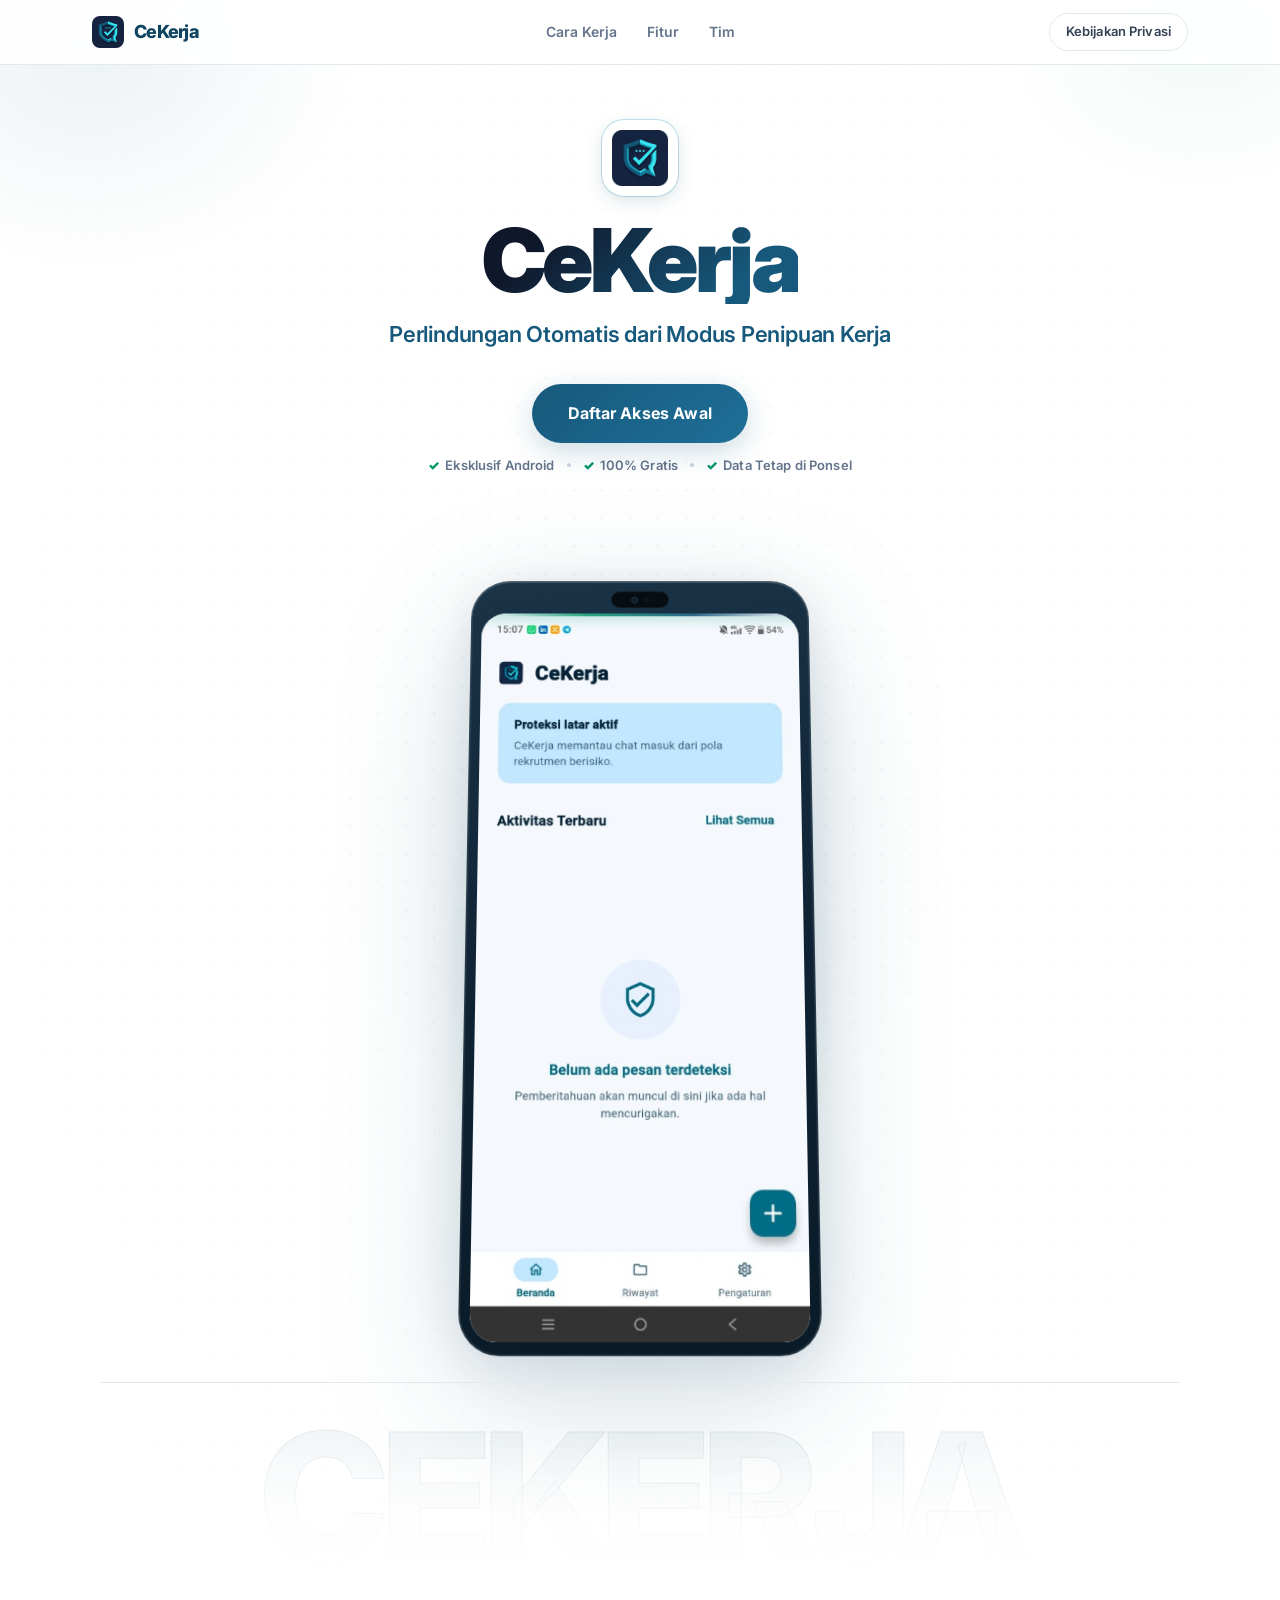
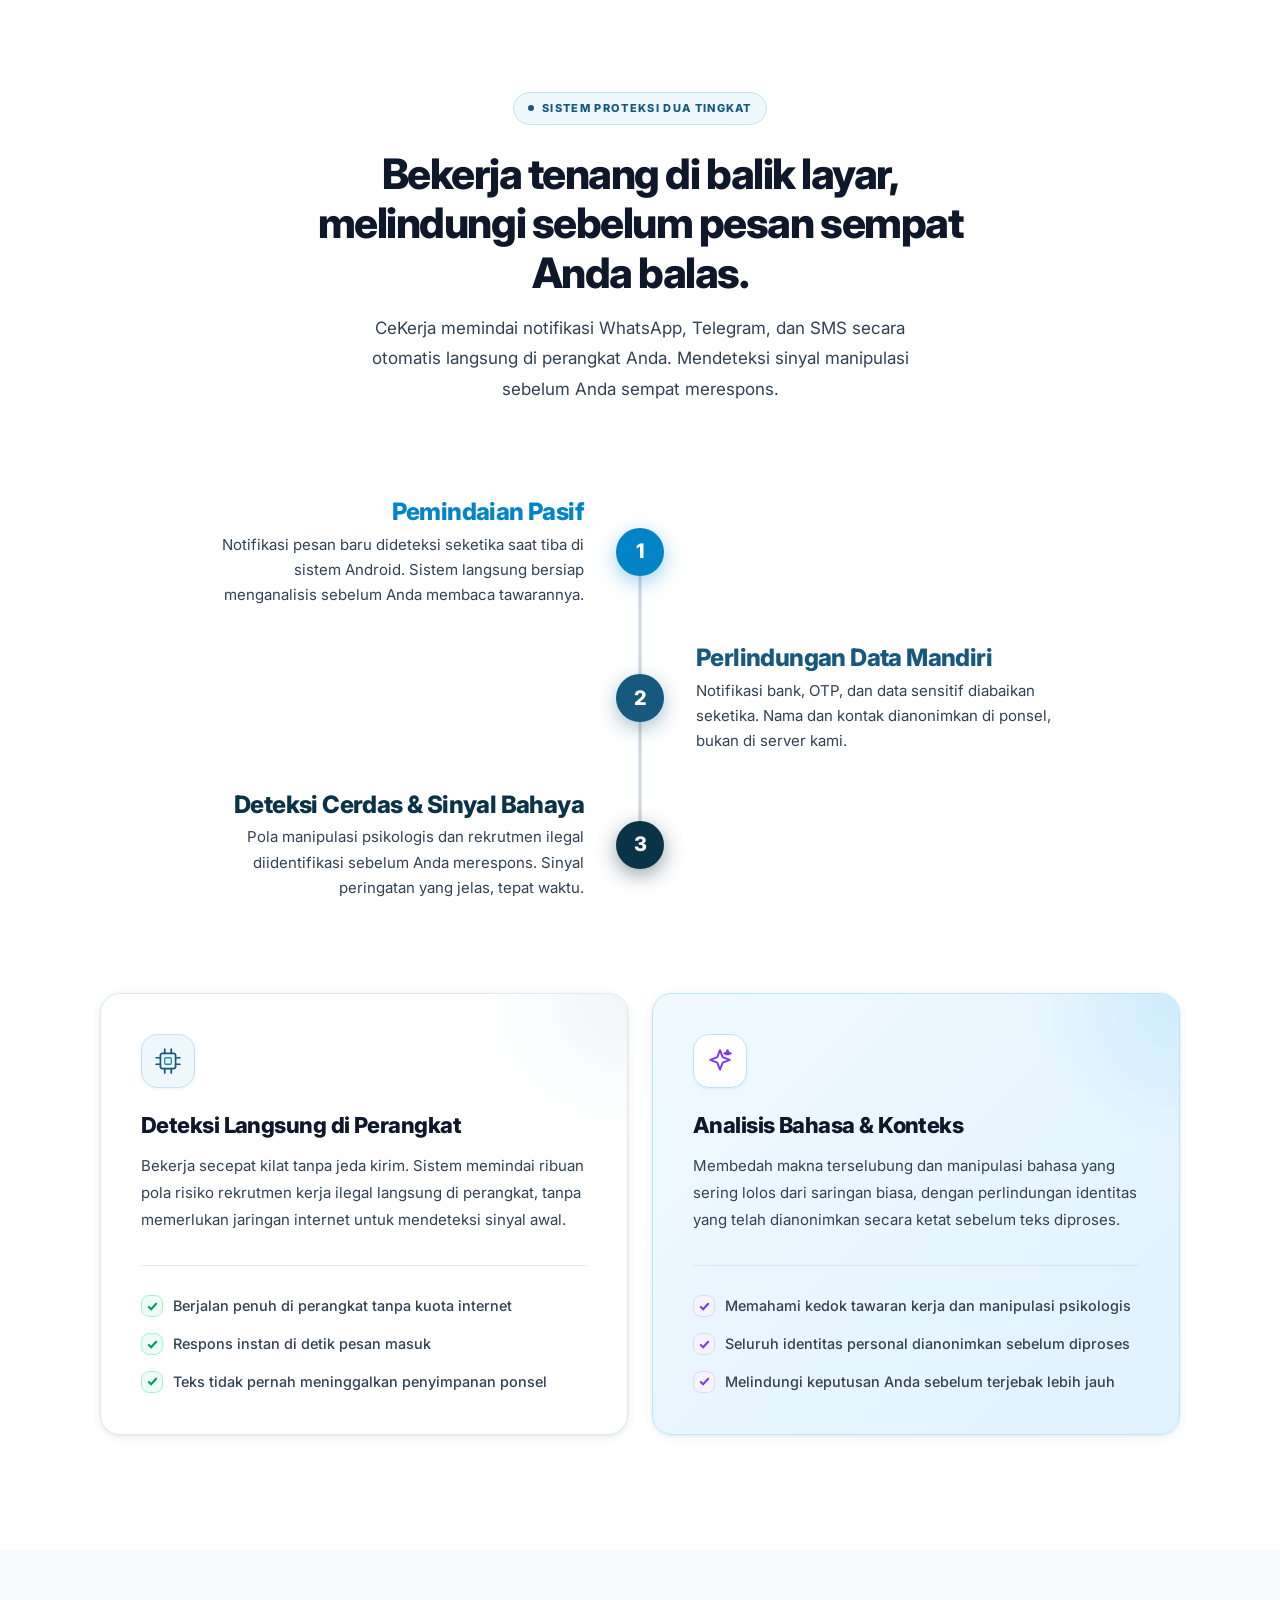
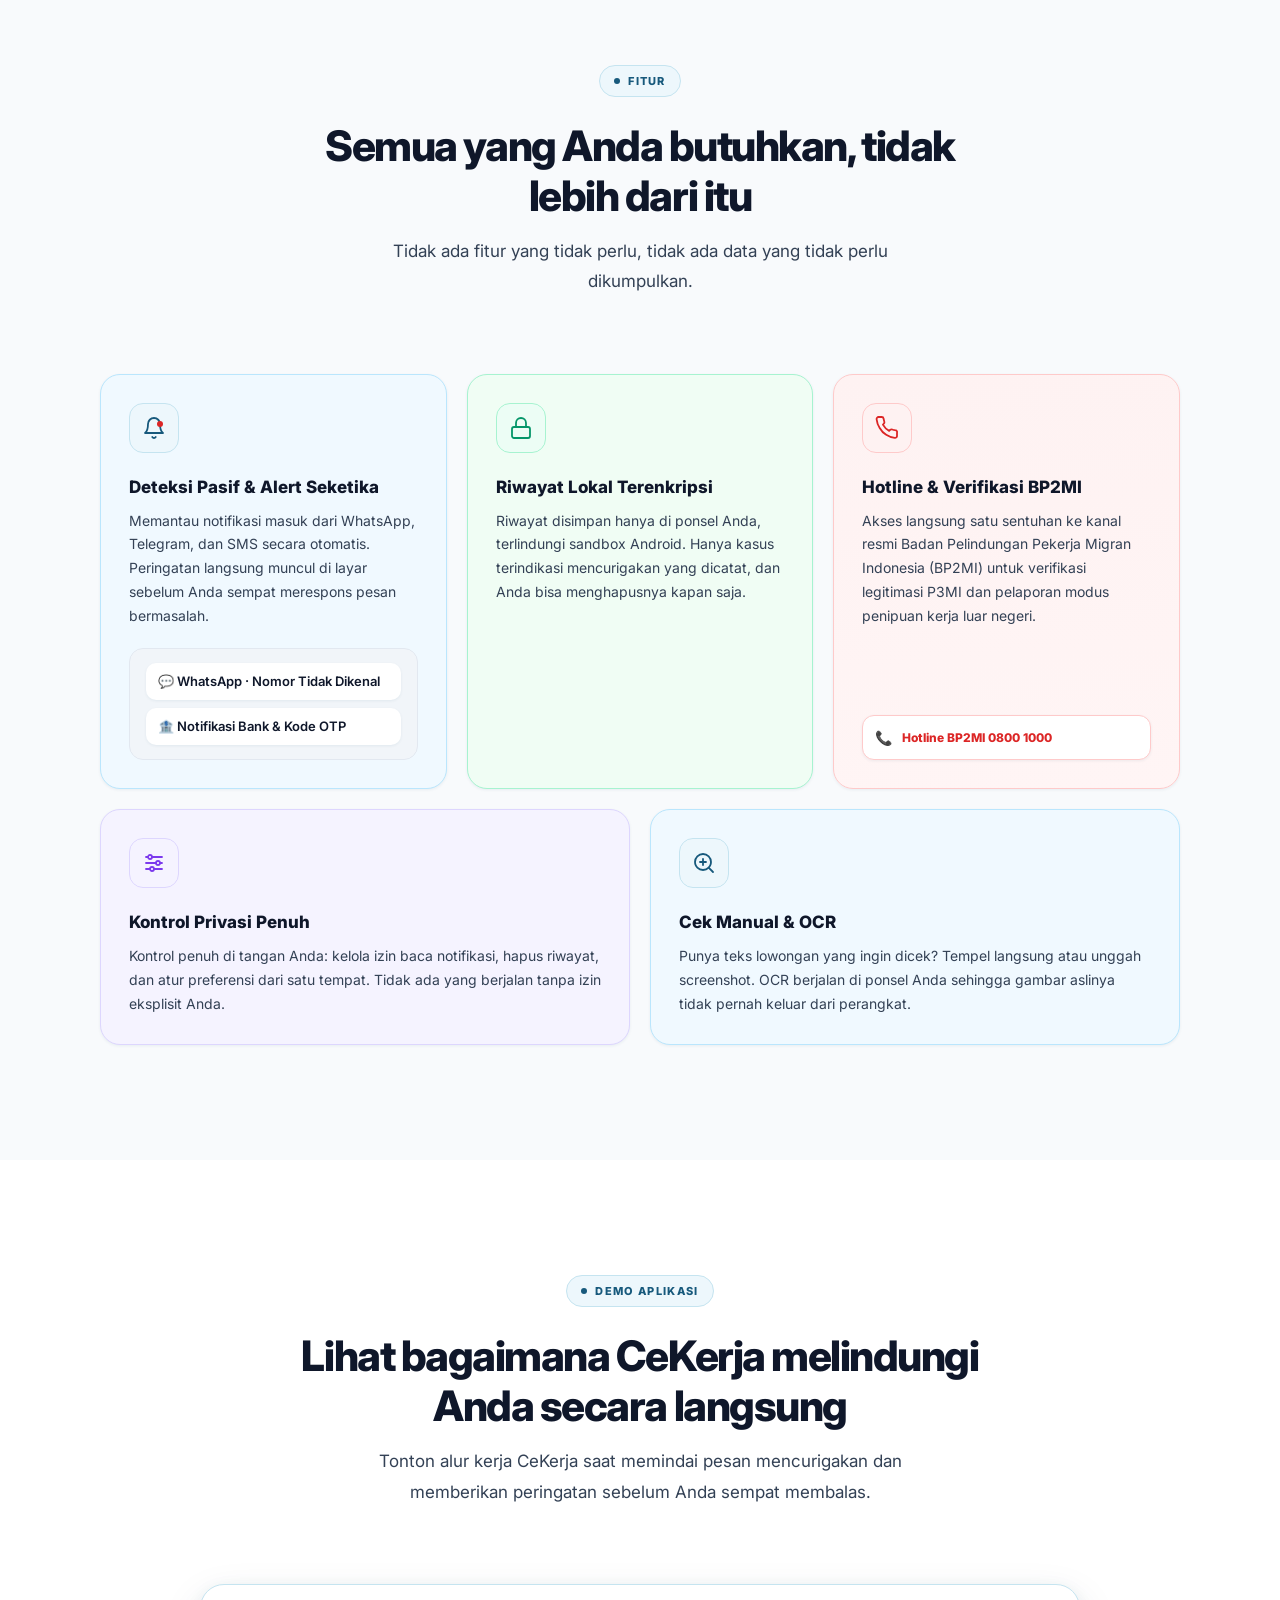
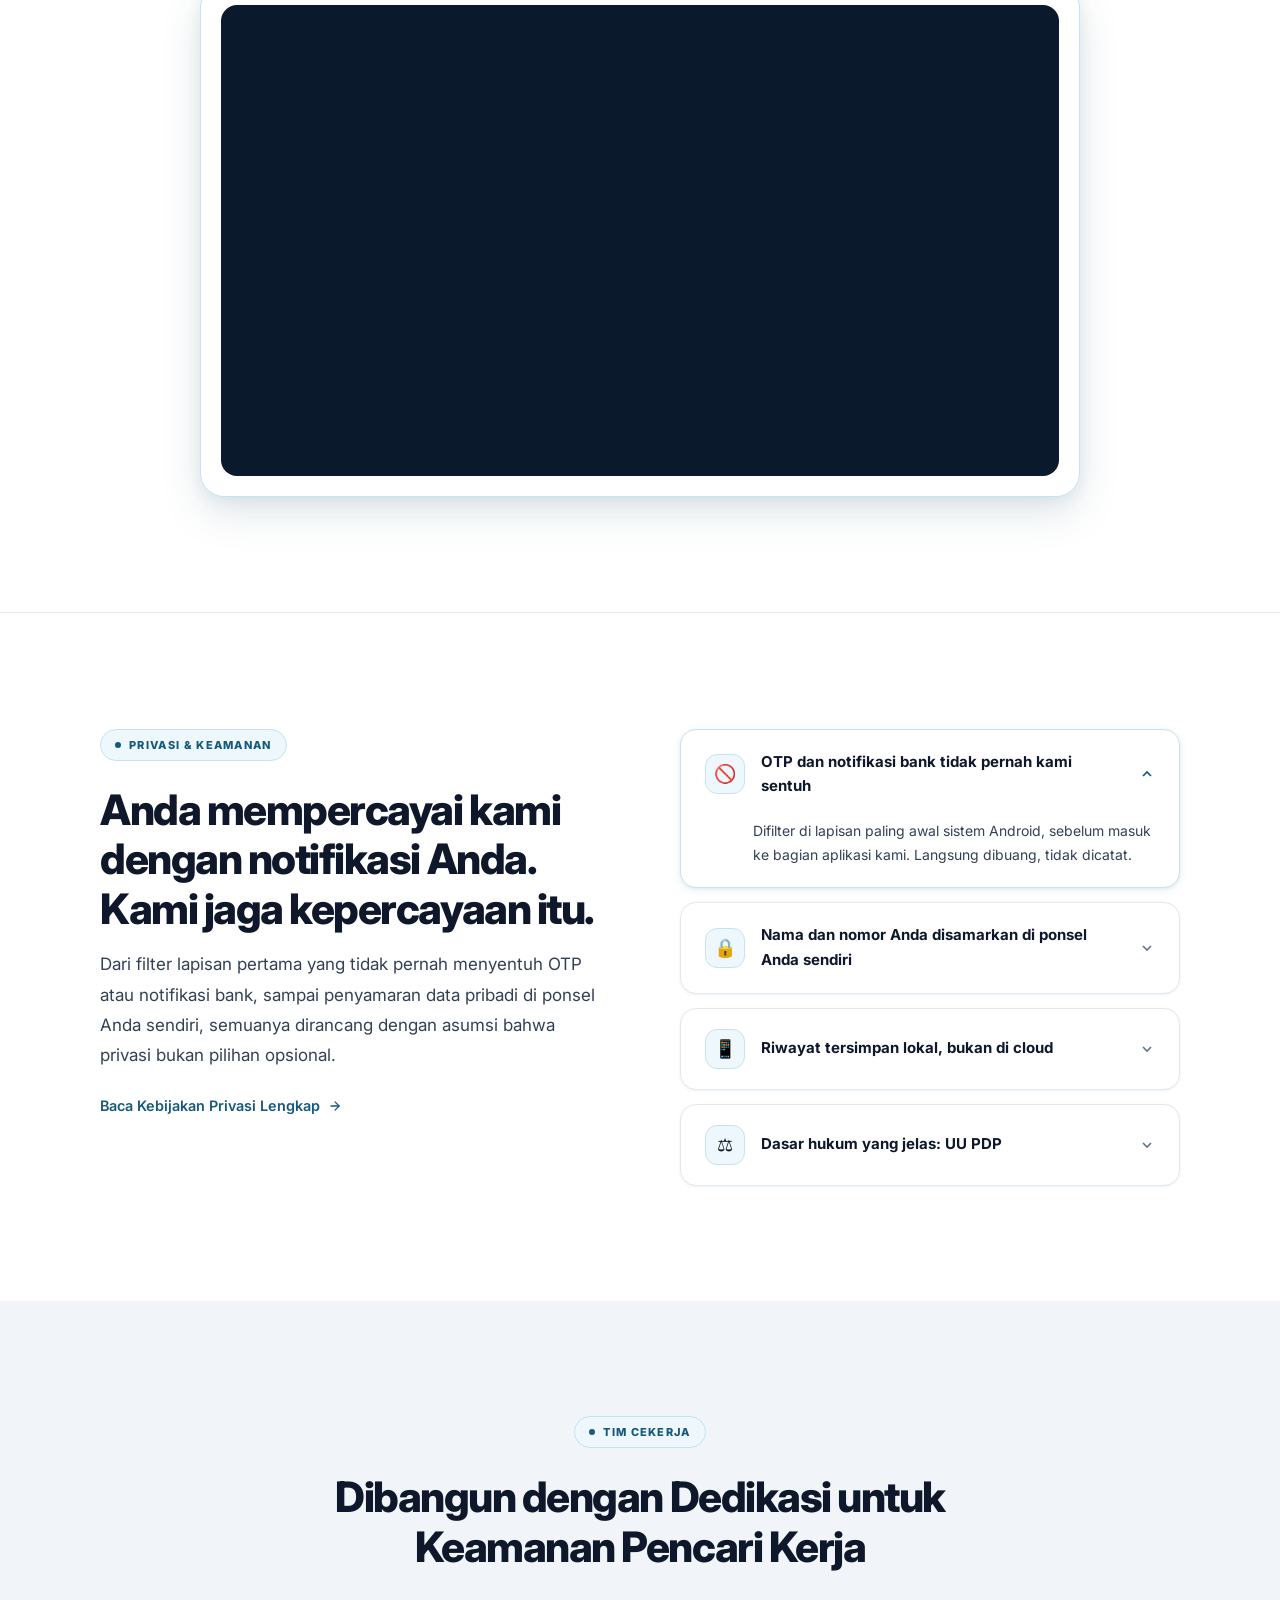
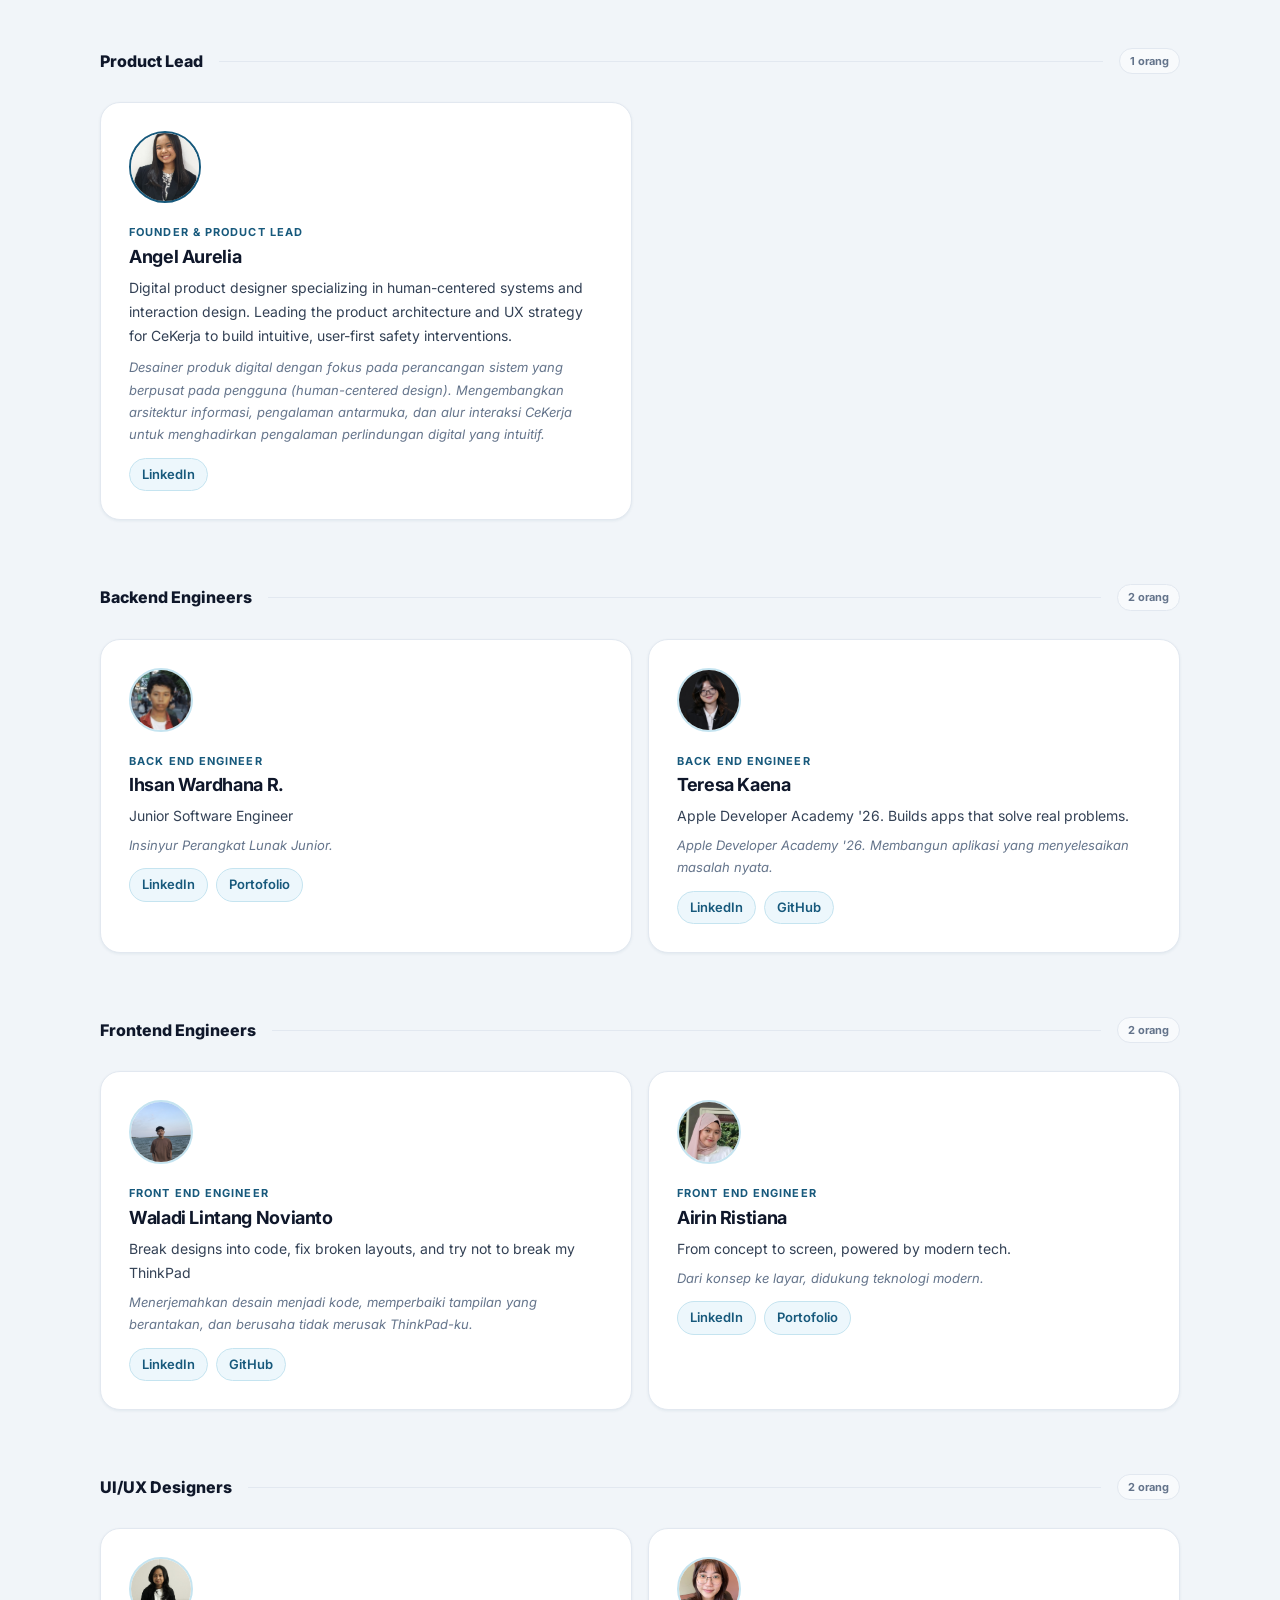
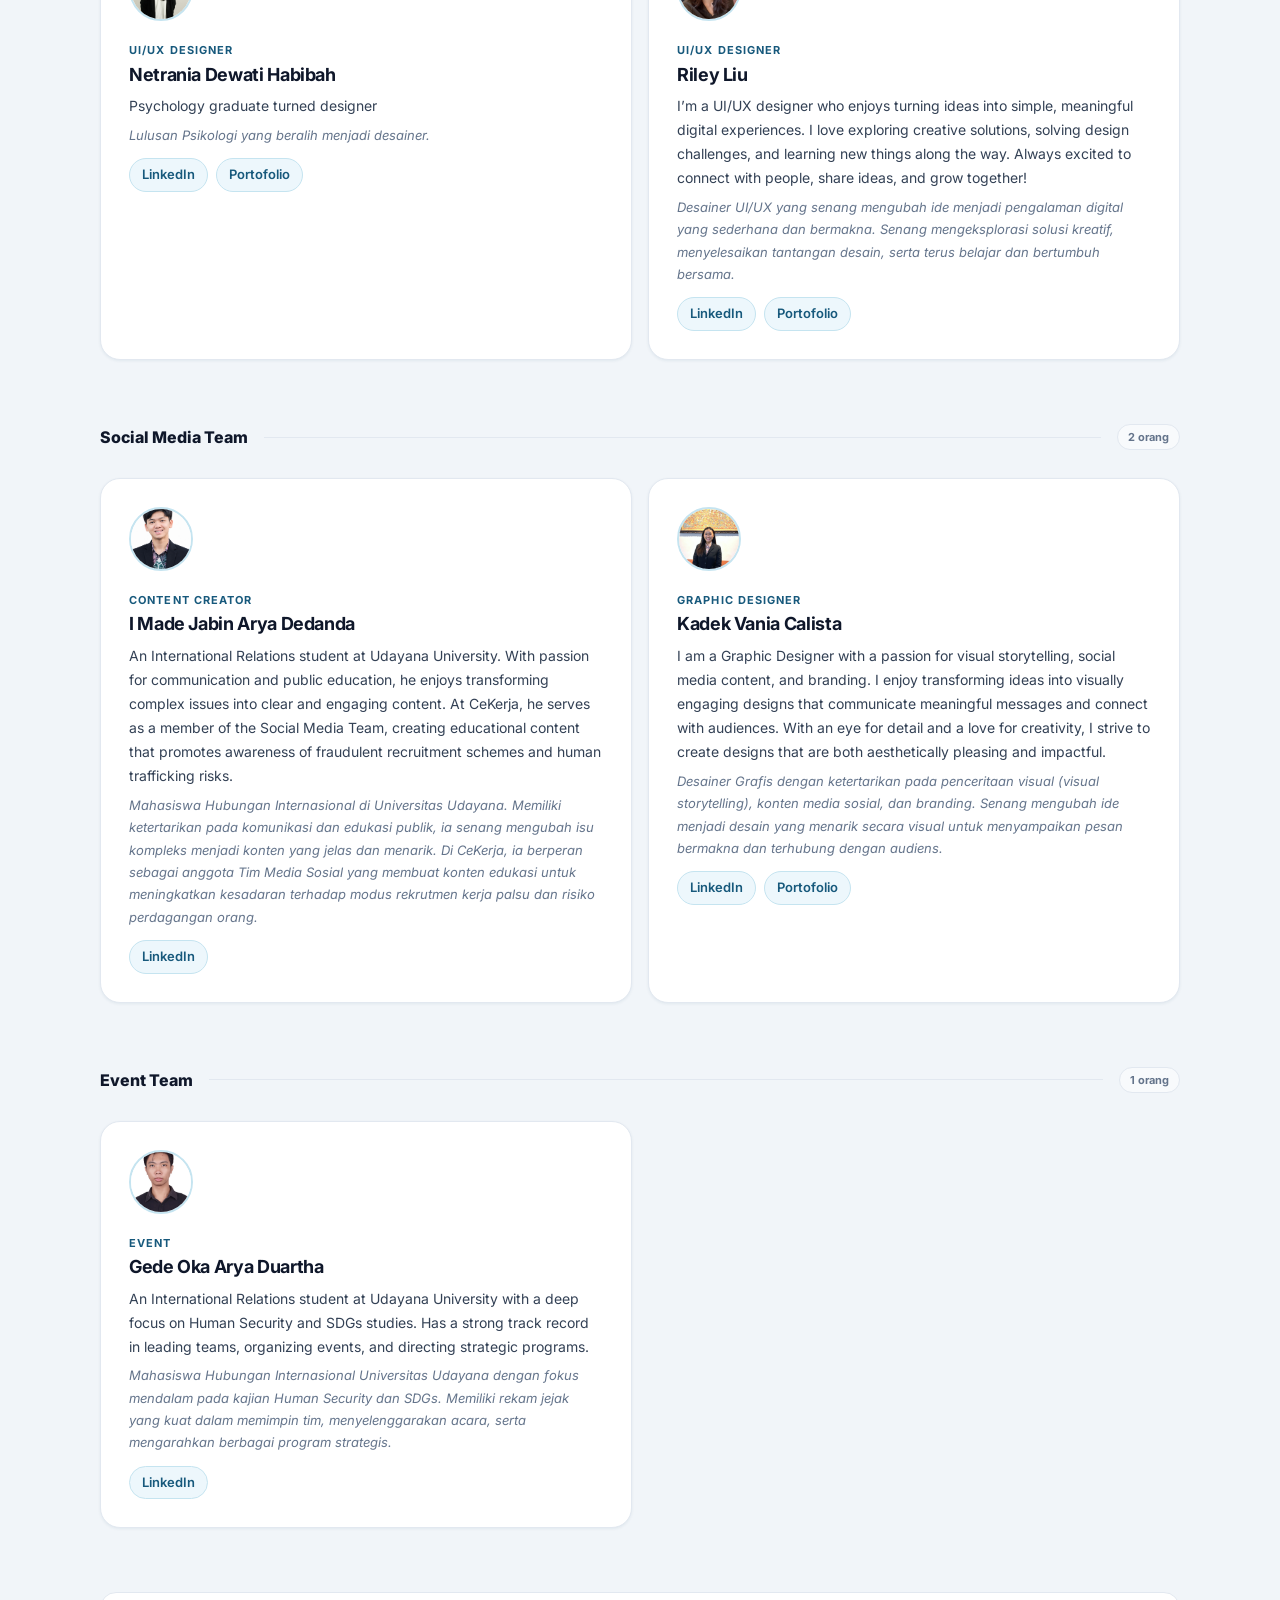
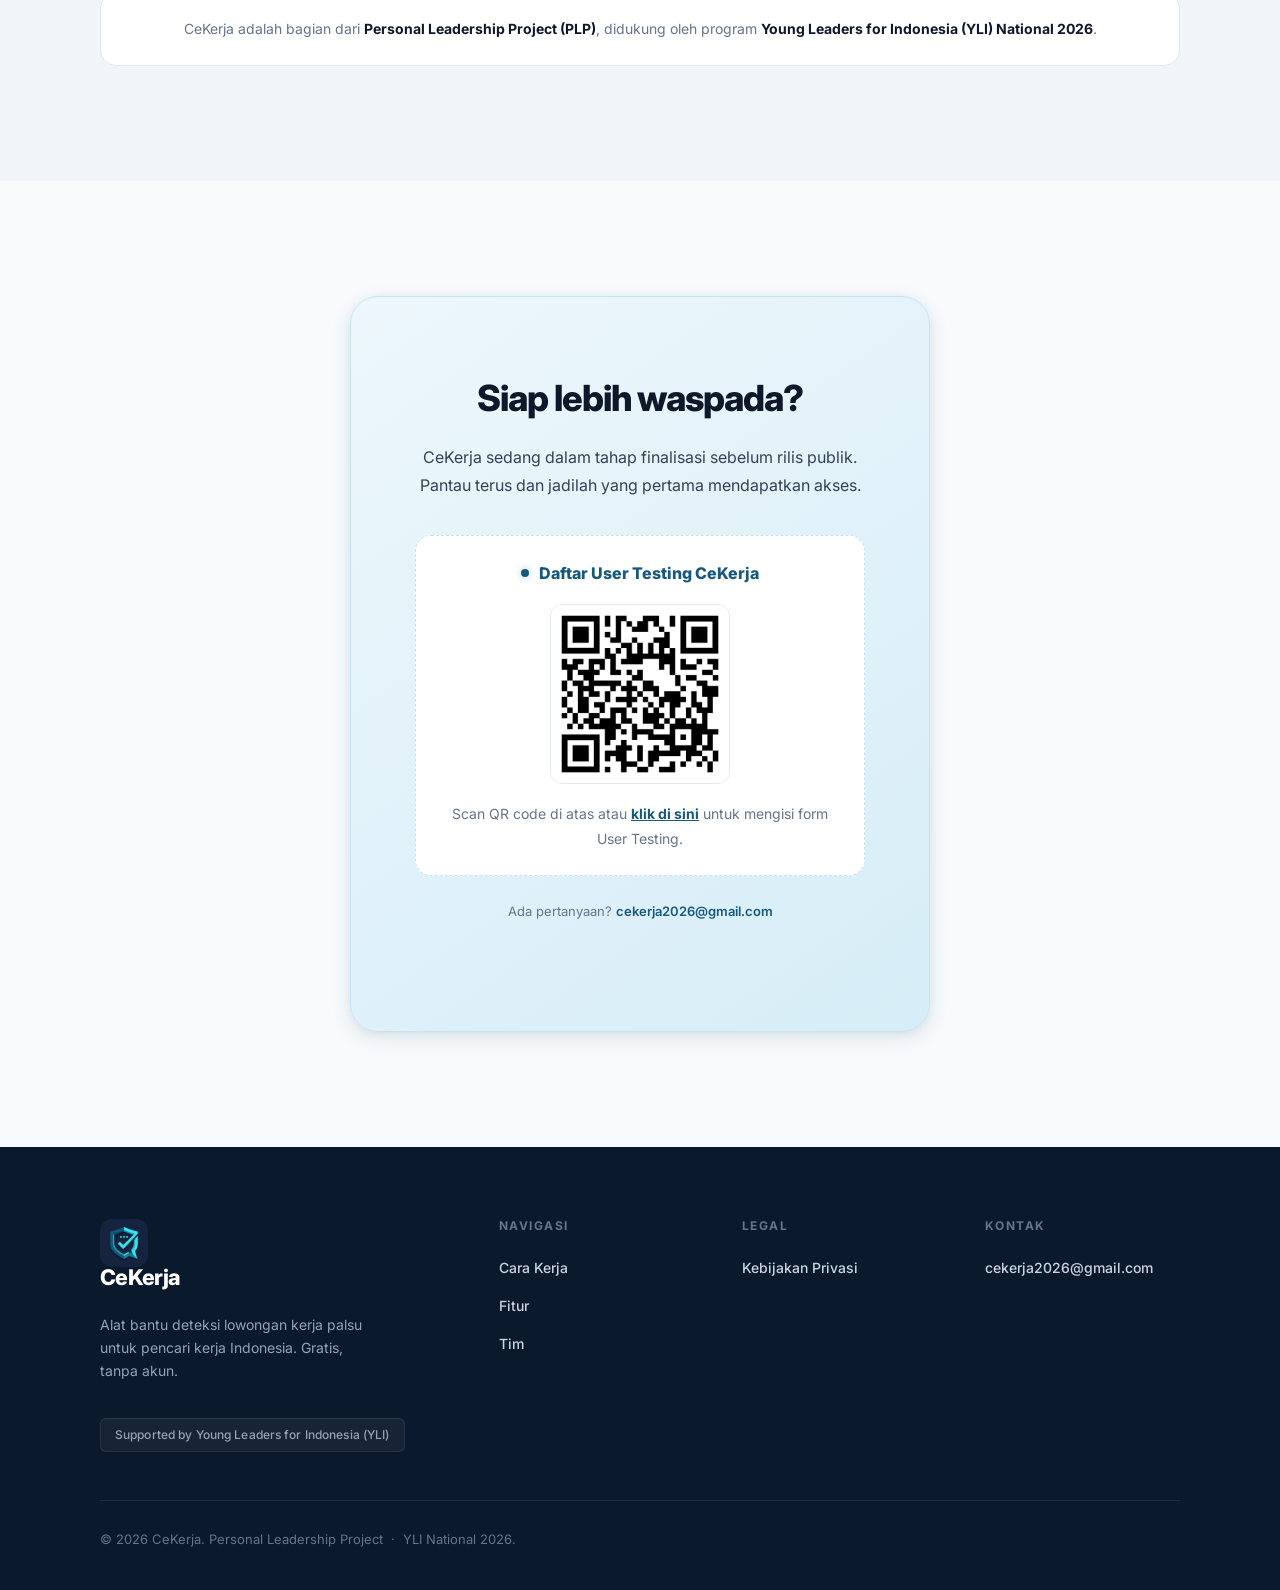
<file: index.html>
<!DOCTYPE html>
<html lang="id">
<head>
  <meta charset="UTF-8" />
  <meta name="viewport" content="width=device-width, initial-scale=1.0" />
  <title>CeKerja | Kenali Lowongan Kerja Palsu Sebelum Terlambat</title>
  <meta name="description" content="CeKerja memindai notifikasi WhatsApp, Telegram, dan SMS secara otomatis langsung di perangkat Anda untuk mendeteksi modus penipuan rekrutmen. Gratis, tanpa akun." />
  <link rel="canonical" href="https://cekerja.app/" />
  <meta property="og:title" content="CeKerja | Kenali Lowongan Kerja Palsu Sebelum Terlambat" />
  <meta property="og:description" content="Pemindaian pasif notifikasi WhatsApp, Telegram, dan SMS. Gratis, tanpa akun, data di ponsel Anda." />
  <meta property="og:type" content="website" />
  <link rel="preconnect" href="https://fonts.googleapis.com" />
  <link rel="preconnect" href="https://fonts.gstatic.com" crossorigin />
  <link href="https://fonts.googleapis.com/css2?family=Inter:wght@400;500;600;700;800;900&display=swap" rel="stylesheet" />
  <link rel="stylesheet" href="css/style.css?v=2" />
  <link rel="stylesheet" href="css/hero.css?v=2" />
</head>
<body>

  <!-- ============================================================
       NAVIGATION
       ============================================================ -->
  <nav class="nav-lux" id="main-nav" role="navigation" aria-label="Navigasi utama">
    <div class="nav-lux__inner">

      <!-- Logo -->
      <a href="index.html" class="nav-lux__logo" aria-label="CeKerja Halaman Utama">
        <img
          src="assets/icons/CeKerja App icon 1-3.png"
          alt="CeKerja logo"
          class="nav-lux__logo-img"
          width="32" height="32"
        />
        <span class="nav-lux__logo-wordmark">CeKerja</span>
      </a>

      <!-- Center links -->
      <div class="nav-lux__links" role="menubar" aria-label="Menu utama">
        <a href="#cara-kerja" class="nav-lux__link" role="menuitem">Cara Kerja</a>
        <a href="#fitur"      class="nav-lux__link" role="menuitem">Fitur</a>
        <a href="#tim"        class="nav-lux__link" role="menuitem">Tim</a>
      </div>

      <!-- Right: Privacy pill + hamburger -->
      <div class="nav-lux__right">
        <a href="privacy-policy.html" class="nav-lux__pill" aria-label="Baca Kebijakan Privasi CeKerja">
          Kebijakan Privasi
        </a>
        <button
          class="nav-lux__burger"
          aria-label="Buka menu navigasi"
          aria-expanded="false"
          aria-controls="mobile-nav-lux"
        >
          <span></span><span></span><span></span>
        </button>
      </div>

    </div>

    <!-- Mobile drawer -->
    <div class="nav-lux__mobile" id="mobile-nav-lux" role="menu" aria-label="Menu navigasi mobile">
      <a href="#cara-kerja"         class="nav-lux__link" role="menuitem">Cara Kerja</a>
      <a href="#fitur"              class="nav-lux__link" role="menuitem">Fitur</a>
      <a href="#tim"                class="nav-lux__link" role="menuitem">Tim</a>
      <a href="privacy-policy.html" class="nav-lux__link" role="menuitem">Kebijakan Privasi</a>
    </div>
  </nav>

  <main id="main-content">

    <!-- ============================================================
         HERO | Centered Editorial & App Showcase
         ============================================================ -->
    <section class="hero-lux" id="beranda" aria-labelledby="hero-heading">

      <!-- Ambient light blobs -->
      <div class="hero-lux__beam hero-lux__beam--tl" aria-hidden="true"></div>
      <div class="hero-lux__beam hero-lux__beam--tr" aria-hidden="true"></div>
      <div class="hero-lux__beam hero-lux__beam--center" aria-hidden="true"></div>

      <div class="hero-lux__scaffold">

        <!-- Brand display headline + phone mockup animation -->
        <div class="hero-lux__center">

          <!-- Brand Display -->
          <div class="hero-lux__headline-col">
            <div class="hero-lux__brand-heading">
              <div class="hero-lux__logo-icon-large">
                <img src="assets/icons/CeKerja App icon 1-3.png" alt="CeKerja Logo" width="56" height="56" />
              </div>
              <h1 class="hero-lux__brand-title" id="hero-heading">CeKerja</h1>
              <p class="hero-lux__brand-tagline">Perlindungan Otomatis dari Modus Penipuan Kerja</p>
            </div>

            <div class="hero-lux__cta-wrap">
              <a
                href="#download"
                class="cta-glow-pill"
                aria-label="Daftar akses awal CeKerja"
              >
                Daftar Akses Awal
              </a>

              <div class="hero-lux__trust-micro" aria-label="Keunggulan privasi CeKerja">
                <span>Eksklusif Android</span>
                <span class="sep" aria-hidden="true"></span>
                <span>100% Gratis</span>
                <span class="sep" aria-hidden="true"></span>
                <span>Data Tetap di Ponsel</span>
              </div>
            </div>
          </div>

          <!-- Phone mockup with animated scanner beam -->
          <div class="hero-lux__phone-col" aria-hidden="true">
            <div class="lux-phone">
              <div class="lux-phone__frame">

                <!-- Camera island -->
                <div class="lux-phone__island">
                  <span class="cam"><span class="cam-dot"></span></span>
                  <span style="width:5px;height:5px;background:#060e14;border-radius:50%;border:1px solid rgba(255,255,255,0.06);"></span>
                </div>

                <div class="lux-phone__screen">

                  <!-- Scanner beam animation line -->
                  <div class="lux-phone__scan-beam"></div>

                  <!-- Real App Screenshot -->
                  <img
                    src="assets/images/cekerja-app-screen.jpg?v=3"
                    alt="Tampilan Aplikasi CeKerja"
                    class="lux-phone__screenshot"
                  />

                </div><!-- /.lux-phone__screen -->
              </div><!-- /.lux-phone__frame -->
            </div><!-- /.lux-phone -->
          </div><!-- /.hero-lux__phone-col -->

        </div><!-- /.hero-lux__center -->

        <!-- Monumental wordmark -->
        <div class="hero-lux__wordmark-row" aria-hidden="true">
          <span class="hero-lux__wordmark">CEKERJA</span>
        </div>

      </div><!-- /.hero-lux__scaffold -->
    </section>


    <!-- ============================================================
         CARA KERJA | Sistem Proteksi Dua Tingkat
         ============================================================ -->
    <section class="section-light" id="cara-kerja" aria-labelledby="ck-title">
      <div class="lx-container">

        <!-- Header -->
        <header class="lx-header">
          <div class="lx-eyebrow" role="note">
            <span class="lx-eyebrow__dot" aria-hidden="true"></span>
            Sistem Proteksi Dua Tingkat
          </div>
          <h2 class="lx-section-title" id="ck-title">
            Bekerja tenang di balik layar, melindungi sebelum pesan sempat Anda balas.
          </h2>
          <p class="lx-section-sub">
            CeKerja memindai notifikasi WhatsApp, Telegram, dan SMS secara otomatis langsung di perangkat Anda. Mendeteksi sinyal manipulasi sebelum Anda sempat merespons.
          </p>
        </header>

        <!-- Vertical Timeline (Process Phases matching design sample) -->
        <div class="vertical-timeline" aria-label="Alur sistem proteksi tiga fase">
          <div class="vertical-timeline__line" aria-hidden="true"></div>

          <div class="vertical-timeline__items" role="list">

            <!-- Step 1: Pemindaian Pasif -->
            <div class="v-step v-step--left v-step--01" role="listitem">
              <div class="v-step__content">
                <h3 class="v-step__title">Pemindaian Pasif</h3>
                <p class="v-step__desc">Notifikasi pesan baru dideteksi seketika saat tiba di sistem Android. Sistem langsung bersiap menganalisis sebelum Anda membaca tawarannya.</p>
              </div>
              <div class="v-step__badge" aria-hidden="true">1</div>
              <div class="v-step__space" aria-hidden="true"></div>
            </div>

            <!-- Step 2: Perlindungan Data Mandiri -->
            <div class="v-step v-step--right v-step--02" role="listitem">
              <div class="v-step__space" aria-hidden="true"></div>
              <div class="v-step__badge" aria-hidden="true">2</div>
              <div class="v-step__content">
                <h3 class="v-step__title">Perlindungan Data Mandiri</h3>
                <p class="v-step__desc">Notifikasi bank, OTP, dan data sensitif diabaikan seketika. Nama dan kontak dianonimkan di ponsel, bukan di server kami.</p>
              </div>
            </div>

            <!-- Step 3: Deteksi Cerdas & Sinyal Bahaya -->
            <div class="v-step v-step--left v-step--03" role="listitem">
              <div class="v-step__content">
                <h3 class="v-step__title">Deteksi Cerdas &amp; Sinyal Bahaya</h3>
                <p class="v-step__desc">Pola manipulasi psikologis dan rekrutmen ilegal diidentifikasi sebelum Anda merespons. Sinyal peringatan yang jelas, tepat waktu.</p>
              </div>
              <div class="v-step__badge" aria-hidden="true">3</div>
              <div class="v-step__space" aria-hidden="true"></div>
            </div>

          </div><!-- /.vertical-timeline__items -->
        </div><!-- /.vertical-timeline -->

        <!-- Tier cards (Tag labels removed per user directive) -->
        <div class="ck-tiers" aria-label="Dua tingkat arsitektur deteksi">

          <!-- Card A: Mesin Deteksi Lokal -->
          <div class="ck-tier ck-tier--a">
            <div class="ck-tier__corner" aria-hidden="true"></div>
            <div class="ck-tier__icon" aria-hidden="true">
              <svg width="26" height="26" viewBox="0 0 24 24" fill="none"
                   stroke="#17597C" stroke-width="1.6"
                   stroke-linecap="round" stroke-linejoin="round">
                <rect x="5" y="5" width="14" height="14" rx="2"/>
                <rect x="9" y="9" width="6" height="6" rx="1" stroke="#2487B5" stroke-width="1.2"/>
                <line x1="9"  y1="1"  x2="9"  y2="5"/>
                <line x1="15" y1="1"  x2="15" y2="5"/>
                <line x1="9"  y1="19" x2="9"  y2="23"/>
                <line x1="15" y1="19" x2="15" y2="23"/>
                <line x1="19" y1="9"  x2="23" y2="9"/>
                <line x1="19" y1="15" x2="23" y2="15"/>
                <line x1="1"  y1="9"  x2="5"  y2="9"/>
                <line x1="1"  y1="15" x2="5"  y2="15"/>
              </svg>
            </div>
            <h3 class="ck-tier__title">Deteksi Langsung di Perangkat</h3>
            <p class="ck-tier__desc">Bekerja secepat kilat tanpa jeda kirim. Sistem memindai ribuan pola risiko rekrutmen kerja ilegal langsung di perangkat, tanpa memerlukan jaringan internet untuk mendeteksi sinyal awal.</p>
            <div class="ck-tier__sep" aria-hidden="true"></div>
            <ul class="ck-checklist" role="list">
              <li class="ck-check" role="listitem">
                <div class="ck-check__icon" aria-hidden="true">
                  <svg width="11" height="11" viewBox="0 0 12 12" fill="none"
                       stroke="#059669" stroke-width="2.2" stroke-linecap="round">
                    <polyline points="2 6.5 4.5 9 10 3"/>
                  </svg>
                </div>
                <span class="ck-check__text">Berjalan penuh di perangkat tanpa kuota internet</span>
              </li>
              <li class="ck-check" role="listitem">
                <div class="ck-check__icon" aria-hidden="true">
                  <svg width="11" height="11" viewBox="0 0 12 12" fill="none"
                       stroke="#059669" stroke-width="2.2" stroke-linecap="round">
                    <polyline points="2 6.5 4.5 9 10 3"/>
                  </svg>
                </div>
                <span class="ck-check__text">Respons instan di detik pesan masuk</span>
              </li>
              <li class="ck-check" role="listitem">
                <div class="ck-check__icon" aria-hidden="true">
                  <svg width="11" height="11" viewBox="0 0 12 12" fill="none"
                       stroke="#059669" stroke-width="2.2" stroke-linecap="round">
                    <polyline points="2 6.5 4.5 9 10 3"/>
                  </svg>
                </div>
                <span class="ck-check__text">Teks tidak pernah meninggalkan penyimpanan ponsel</span>
              </li>
            </ul>
          </div>

          <!-- Card B: Kecerdasan Semantik Gemini AI -->
          <div class="ck-tier ck-tier--b">
            <div class="ck-tier__corner" aria-hidden="true"></div>
            <div class="ck-tier__icon" aria-hidden="true">
              <svg width="26" height="26" viewBox="0 0 24 24" fill="none"
                   stroke="#7C3AED" stroke-width="1.8" stroke-linecap="round" stroke-linejoin="round">
                <path d="M12 2L14.5 8.5L21 11L14.5 13.5L12 20L9.5 13.5L3 11L9.5 8.5L12 2Z"/>
                <path d="M19 2L19.8 4.2L22 5L19.8 5.8L18.2 5.8L16 5L18.2 4.2L19 2Z"/>
              </svg>
            </div>
            <h3 class="ck-tier__title">Analisis Bahasa &amp; Konteks</h3>
            <p class="ck-tier__desc">Membedah makna terselubung dan manipulasi bahasa yang sering lolos dari saringan biasa, dengan perlindungan identitas yang telah dianonimkan secara ketat sebelum teks diproses.</p>
            <div class="ck-tier__sep" aria-hidden="true"></div>
            <ul class="ck-checklist" role="list">
              <li class="ck-check" role="listitem">
                <div class="ck-check__icon" aria-hidden="true">
                  <svg width="11" height="11" viewBox="0 0 12 12" fill="none"
                       stroke="#7C3AED" stroke-width="2.2" stroke-linecap="round">
                    <polyline points="2 6.5 4.5 9 10 3"/>
                  </svg>
                </div>
                <span class="ck-check__text">Memahami kedok tawaran kerja dan manipulasi psikologis</span>
              </li>
              <li class="ck-check" role="listitem">
                <div class="ck-check__icon" aria-hidden="true">
                  <svg width="11" height="11" viewBox="0 0 12 12" fill="none"
                       stroke="#7C3AED" stroke-width="2.2" stroke-linecap="round">
                    <polyline points="2 6.5 4.5 9 10 3"/>
                  </svg>
                </div>
                <span class="ck-check__text">Seluruh identitas personal dianonimkan sebelum diproses</span>
              </li>
              <li class="ck-check" role="listitem">
                <div class="ck-check__icon" aria-hidden="true">
                  <svg width="11" height="11" viewBox="0 0 12 12" fill="none"
                       stroke="#7C3AED" stroke-width="2.2" stroke-linecap="round">
                    <polyline points="2 6.5 4.5 9 10 3"/>
                  </svg>
                </div>
                <span class="ck-check__text">Melindungi keputusan Anda sebelum terjebak lebih jauh</span>
              </li>
            </ul>
          </div>

        </div><!-- /.ck-tiers -->

      </div><!-- /.lx-container -->
    </section>


    <!-- ============================================================
         FITUR | Bento Grid Layout
         ============================================================ -->
    <section class="section-light-alt" id="fitur" aria-labelledby="fitur-heading">
      <div class="lx-container">

        <header class="lx-header">
          <div class="lx-eyebrow" role="note">
            <span class="lx-eyebrow__dot" aria-hidden="true"></span>
            Fitur
          </div>
          <h2 class="lx-section-title" id="fitur-heading">
            Semua yang Anda butuhkan, tidak lebih dari itu
          </h2>
          <p class="lx-section-sub">
            Tidak ada fitur yang tidak perlu, tidak ada data yang tidak perlu dikumpulkan.
          </p>
        </header>

        <!-- Bento Grid -->
        <div class="bento-grid" role="list" aria-label="Fitur utama CeKerja">

          <!-- Row 1: Top 3 Cards (Sejajar di baris atas) -->
          <!-- Card 1: Deteksi Pasif & Alert Seketika -->
          <article class="bento-card bento-card--third bento-card--teal" role="listitem">
            <div class="bento-card__icon" style="background:var(--brand-light);border:1px solid var(--brand-border);" aria-hidden="true">
              <svg width="24" height="24" viewBox="0 0 24 24" fill="none" stroke="#17597C" stroke-width="1.8" stroke-linecap="round" stroke-linejoin="round">
                <path d="M18 8A6 6 0 0 0 6 8c0 7-3 9-3 9h18s-3-2-3-9"/>
                <path d="M13.73 21a2 2 0 0 1-3.46 0"/>
                <circle cx="18" cy="8" r="3" fill="#DC2626" stroke="none"/>
              </svg>
            </div>
            <h3>Deteksi Pasif &amp; Alert Seketika</h3>
            <p>Memantau notifikasi masuk dari WhatsApp, Telegram, dan SMS secara otomatis. Peringatan langsung muncul di layar sebelum Anda sempat merespons pesan bermasalah.</p>
            <div class="bento-preview-widget" aria-hidden="true">
              <div class="bento-preview-row">
                <span>💬 WhatsApp · Nomor Tidak Dikenal</span>
              </div>
              <div class="bento-preview-row">
                <span>🏦 Notifikasi Bank &amp; Kode OTP</span>
              </div>
            </div>
          </article>

          <!-- Card 2: Riwayat Lokal Terenkripsi -->
          <article class="bento-card bento-card--third bento-card--safe" role="listitem">
            <div class="bento-card__icon" style="background:var(--safe-bg);border:1px solid var(--safe-border);" aria-hidden="true">
              <svg width="24" height="24" viewBox="0 0 24 24" fill="none" stroke="#059669" stroke-width="1.8" stroke-linecap="round" stroke-linejoin="round">
                <rect x="3" y="11" width="18" height="11" rx="2" ry="2"/>
                <path d="M7 11V7a5 5 0 0 1 10 0v4"/>
              </svg>
            </div>
            <h3>Riwayat Lokal Terenkripsi</h3>
            <p>Riwayat disimpan hanya di ponsel Anda, terlindungi sandbox Android. Hanya kasus terindikasi mencurigakan yang dicatat, dan Anda bisa menghapusnya kapan saja.</p>
          </article>

          <!-- Card 3: Hotline & Verifikasi BP2MI (Sejajar di baris atas!) -->
          <article class="bento-card bento-card--third bento-card--danger" role="listitem">
            <div class="bento-card__icon" style="background:var(--danger-bg);border:1px solid var(--danger-border);" aria-hidden="true">
              <svg width="24" height="24" viewBox="0 0 24 24" fill="none" stroke="#DC2626" stroke-width="1.8" stroke-linecap="round" stroke-linejoin="round">
                <path d="M22 16.92v3a2 2 0 0 1-2.18 2 19.79 19.79 0 0 1-8.63-3.07A19.5 19.5 0 0 1 4.69 12 19.79 19.79 0 0 1 1.61 3.35 2 2 0 0 1 3.6 1h3a2 2 0 0 1 2 1.72c.127.96.361 1.903.7 2.81a2 2 0 0 1-.45 2.11L7.91 8.6a16 16 0 0 0 6.29 6.29l.96-.96a2 2 0 0 1 2.11-.45c.907.339 1.85.573 2.81.7A2 2 0 0 1 22 16.92z"/>
              </svg>
            </div>
            <h3>Hotline &amp; Verifikasi BP2MI</h3>
            <p>Akses langsung satu sentuhan ke kanal resmi Badan Pelindungan Pekerja Migran Indonesia (BP2MI) untuk verifikasi legitimasi P3MI dan pelaporan modus penipuan kerja luar negeri.</p>
            <div style="margin-top:auto;padding-top:1rem;" aria-hidden="true">
              <div style="background:#FFFFFF;border:1px solid var(--danger-border);border-radius:12px;padding:10px 12px;display:flex;align-items:center;gap:10px;box-shadow:var(--shadow-xs);">
                <span style="font-size:14px;">📞</span>
                <span style="font-size:12px;font-weight:800;color:#DC2626;">Hotline BP2MI 0800 1000</span>
              </div>
            </div>
          </article>

          <!-- Row 2: Bottom 2 Expanded Cards -->
          <!-- Card 4: Kontrol Privasi Penuh (Expanded) -->
          <article class="bento-card bento-card--half bento-card--purple" role="listitem">
            <div class="bento-card__icon" style="background:var(--purple-bg);border:1px solid var(--purple-border);" aria-hidden="true">
              <svg width="24" height="24" viewBox="0 0 24 24" fill="none" stroke="#7C3AED" stroke-width="1.8" stroke-linecap="round" stroke-linejoin="round">
                <line x1="4" y1="6" x2="20" y2="6"/>
                <line x1="4" y1="12" x2="20" y2="12"/>
                <line x1="4" y1="18" x2="20" y2="18"/>
                <circle cx="8" cy="6" r="2" fill="white" stroke="#7C3AED"/>
                <circle cx="16" cy="12" r="2" fill="white" stroke="#7C3AED"/>
                <circle cx="10" cy="18" r="2" fill="white" stroke="#7C3AED"/>
              </svg>
            </div>
            <h3>Kontrol Privasi Penuh</h3>
            <p>Kontrol penuh di tangan Anda: kelola izin baca notifikasi, hapus riwayat, dan atur preferensi dari satu tempat. Tidak ada yang berjalan tanpa izin eksplisit Anda.</p>
          </article>

          <!-- Card 5: Cek Manual & OCR (Expanded) -->
          <article class="bento-card bento-card--half bento-card--teal" role="listitem">
            <div class="bento-card__icon" style="background:var(--brand-light);border:1px solid var(--brand-border);" aria-hidden="true">
              <svg width="24" height="24" viewBox="0 0 24 24" fill="none" stroke="#17597C" stroke-width="1.8" stroke-linecap="round" stroke-linejoin="round">
                <circle cx="11" cy="11" r="8"/>
                <line x1="21" y1="21" x2="16.65" y2="16.65"/>
                <line x1="11" y1="8" x2="11" y2="14"/>
                <line x1="8" y1="11" x2="14" y2="11"/>
              </svg>
            </div>
            <h3>Cek Manual &amp; OCR</h3>
            <p>Punya teks lowongan yang ingin dicek? Tempel langsung atau unggah screenshot. OCR berjalan di ponsel Anda sehingga gambar aslinya tidak pernah keluar dari perangkat.</p>
          </article>

        </div><!-- /.bento-grid -->

      </div><!-- /.lx-container -->
    </section>


    <!-- ============================================================
         VIDEO DEMO | YouTube Embed
         ============================================================ -->
    <section class="section-light" id="demo-video" aria-labelledby="video-heading" style="border-bottom:1px solid var(--border);">
      <div class="lx-container">

        <header class="lx-header">
          <div class="lx-eyebrow" role="note">
            <span class="lx-eyebrow__dot" aria-hidden="true"></span>
            Demo Aplikasi
          </div>
          <h2 class="lx-section-title" id="video-heading">
            Lihat bagaimana CeKerja melindungi Anda secara langsung
          </h2>
          <p class="lx-section-sub">
            Tonton alur kerja CeKerja saat memindai pesan mencurigakan dan memberikan peringatan sebelum Anda sempat membalas.
          </p>
        </header>

        <div class="video-showcase">
          <div class="video-showcase__frame">
            <iframe
              src="https://www.youtube.com/embed/Mnlkoy6Xqtw?rel=0"
              title="Video Demo Aplikasi CeKerja"
              loading="lazy"
              allow="accelerometer; autoplay; clipboard-write; encrypted-media; gyroscope; picture-in-picture; web-share"
              referrerpolicy="strict-origin-when-cross-origin"
              allowfullscreen
            ></iframe>
          </div>
        </div>

      </div><!-- /.lx-container -->
    </section>


    <!-- ============================================================
         TRUST / PRIVACY | Accordion Dropdowns
         ============================================================ -->
    <section class="section-light" id="privasi" aria-labelledby="privasi-heading">
      <div class="lx-container">
        <div class="trust-grid">

          <!-- Copy column -->
          <div class="trust-copy">
            <div class="lx-eyebrow" role="note">
              <span class="lx-eyebrow__dot" aria-hidden="true"></span>
              Privasi &amp; Keamanan
            </div>
            <h2 class="lx-section-title" id="privasi-heading">
              Anda mempercayai kami dengan notifikasi Anda. Kami jaga kepercayaan itu.
            </h2>
            <p class="lx-section-sub" style="margin-left:0;">
              Dari filter lapisan pertama yang tidak pernah menyentuh OTP atau notifikasi bank, sampai penyamaran data pribadi di ponsel Anda sendiri, semuanya dirancang dengan asumsi bahwa privasi bukan pilihan opsional.
            </p>
            <a href="privacy-policy.html" class="trust-link" aria-label="Baca Kebijakan Privasi lengkap CeKerja">
              Baca Kebijakan Privasi Lengkap
              <svg width="14" height="14" viewBox="0 0 24 24" fill="none"
                   stroke="currentColor" stroke-width="2.2"
                   stroke-linecap="round" stroke-linejoin="round" aria-hidden="true">
                <line x1="5" y1="12" x2="19" y2="12"/>
                <polyline points="12 5 19 12 12 19"/>
              </svg>
            </a>
          </div>

          <!-- Trust Item Accordions Dropdowns -->
          <div class="trust-accordions" role="list">

            <details class="trust-accordion" open role="listitem">
              <summary class="trust-accordion__summary">
                <div class="trust-accordion__icon" aria-hidden="true">🚫</div>
                <span class="trust-accordion__title">OTP dan notifikasi bank tidak pernah kami sentuh</span>
                <span class="trust-accordion__chevron" aria-hidden="true">
                  <svg width="16" height="16" viewBox="0 0 24 24" fill="none" stroke="currentColor" stroke-width="2.5"><polyline points="6 9 12 15 18 9"/></svg>
                </span>
              </summary>
              <div class="trust-accordion__content">
                <p>Difilter di lapisan paling awal sistem Android, sebelum masuk ke bagian aplikasi kami. Langsung dibuang, tidak dicatat.</p>
              </div>
            </details>

            <details class="trust-accordion" role="listitem">
              <summary class="trust-accordion__summary">
                <div class="trust-accordion__icon" aria-hidden="true">🔒</div>
                <span class="trust-accordion__title">Nama dan nomor Anda disamarkan di ponsel Anda sendiri</span>
                <span class="trust-accordion__chevron" aria-hidden="true">
                  <svg width="16" height="16" viewBox="0 0 24 24" fill="none" stroke="currentColor" stroke-width="2.5"><polyline points="6 9 12 15 18 9"/></svg>
                </span>
              </summary>
              <div class="trust-accordion__content">
                <p>Sebelum teks diproses lebih lanjut, data pribadi sudah dianonimkan di perangkat, bukan di server kami.</p>
              </div>
            </details>

            <details class="trust-accordion" role="listitem">
              <summary class="trust-accordion__summary">
                <div class="trust-accordion__icon" aria-hidden="true">📱</div>
                <span class="trust-accordion__title">Riwayat tersimpan lokal, bukan di cloud</span>
                <span class="trust-accordion__chevron" aria-hidden="true">
                  <svg width="16" height="16" viewBox="0 0 24 24" fill="none" stroke="currentColor" stroke-width="2.5"><polyline points="6 9 12 15 18 9"/></svg>
                </span>
              </summary>
              <div class="trust-accordion__content">
                <p>Data riwayat tinggal di ponsel Anda, terlindungi sandbox Android. Tidak ada sinkronisasi otomatis ke server kami.</p>
              </div>
            </details>

            <details class="trust-accordion" role="listitem">
              <summary class="trust-accordion__summary">
                <div class="trust-accordion__icon" aria-hidden="true">⚖️</div>
                <span class="trust-accordion__title">Dasar hukum yang jelas: UU PDP</span>
                <span class="trust-accordion__chevron" aria-hidden="true">
                  <svg width="16" height="16" viewBox="0 0 24 24" fill="none" stroke="currentColor" stroke-width="2.5"><polyline points="6 9 12 15 18 9"/></svg>
                </span>
              </summary>
              <div class="trust-accordion__content">
                <p>Kebijakan privasi kami disusun mengikuti UU No. 27 Tahun 2022 tentang Pelindungan Data Pribadi, termasuk ketentuan persetujuan eksplisit.</p>
              </div>
            </details>

          </div><!-- /.trust-accordions -->

        </div><!-- /.trust-grid -->
      </div><!-- /.lx-container -->
    </section>


    <!-- ============================================================
         TIM | Integrated on homepage
         ============================================================ -->
    <section class="team-section" id="tim" aria-labelledby="tim-heading">
      <div class="lx-container">

        <header class="lx-header">
          <div class="lx-eyebrow" role="note">
            <span class="lx-eyebrow__dot" aria-hidden="true"></span>
            Tim CeKerja
          </div>
          <h2 class="lx-section-title" id="tim-heading">
            Dibangun dengan Dedikasi untuk Keamanan Pencari Kerja
          </h2>
        </header>

        <!-- Product Lead -->
        <div class="team-group" aria-labelledby="group-lead-heading">
          <div class="team-group__label">
            <h3 id="group-lead-heading" style="font-size:1rem;font-weight:800;color:var(--text-head);white-space:nowrap;">Product Lead</h3>
            <div class="team-group__divider"></div>
            <span class="team-role-badge">1 orang</span>
          </div>
          <div class="team-grid team-grid--two">
            <article class="member-card member-card--lead" aria-label="Profil Angel Aurelia">
              <div class="member-card__avatar" aria-hidden="true">
                <img src="assets/team/angel.png" alt="Angel Aurelia" loading="lazy" />
              </div>
              <div>
                <div class="member-card__role">Founder &amp; Product Lead</div>
                <h4 class="member-card__name">Angel Aurelia</h4>
                <p class="member-card__bio" style="margin-bottom:0.5rem;">
                  Digital product designer specializing in human-centered systems and interaction design. Leading the product architecture and UX strategy for CeKerja to build intuitive, user-first safety interventions.
                </p>
                <p class="member-card__bio" style="color:var(--text-muted);font-style:italic;font-size:0.8125rem;margin-bottom:0.75rem;">
                  Desainer produk digital dengan fokus pada perancangan sistem yang berpusat pada pengguna (<em>human-centered design</em>). Mengembangkan arsitektur informasi, pengalaman antarmuka, dan alur interaksi CeKerja untuk menghadirkan pengalaman perlindungan digital yang intuitif.
                </p>
                <div class="member-card__links">
                  <a href="https://www.linkedin.com/in/angel-aurelia/" target="_blank" rel="noopener noreferrer" class="member-card__link">LinkedIn</a>
                </div>
              </div>
            </article>
          </div>
        </div>

        <!-- Backend Engineers -->
        <div class="team-group" aria-labelledby="group-backend-heading">
          <div class="team-group__label">
            <h3 id="group-backend-heading" style="font-size:1rem;font-weight:800;color:var(--text-head);white-space:nowrap;">Backend Engineers</h3>
            <div class="team-group__divider"></div>
            <span class="team-role-badge">2 orang</span>
          </div>
          <div class="team-grid team-grid--two">

            <article class="member-card" aria-label="Profil Ihsan Wardhana R.">
              <div class="member-card__avatar" aria-hidden="true">
                <img src="assets/team/ihsan.jpg" alt="Ihsan Wardhana R." loading="lazy" />
              </div>
              <div>
                <div class="member-card__role">Back End Engineer</div>
                <h4 class="member-card__name">Ihsan Wardhana R.</h4>
                <p class="member-card__bio" style="margin-bottom:0.35rem;">Junior Software Engineer</p>
                <p class="member-card__bio" style="color:var(--text-muted);font-style:italic;font-size:0.8125rem;margin-bottom:0.75rem;">Insinyur Perangkat Lunak Junior.</p>
                <div class="member-card__links">
                  <a href="https://www.linkedin.com/in/ihsan-wardhana-r/" target="_blank" rel="noopener noreferrer" class="member-card__link">LinkedIn</a>
                  <a href="https://ihsanwd10.my.id" target="_blank" rel="noopener noreferrer" class="member-card__link">Portofolio</a>
                </div>
              </div>
            </article>

            <article class="member-card" aria-label="Profil Teresa Kaena">
              <div class="member-card__avatar" aria-hidden="true">
                <img src="assets/team/teresa.jpg" alt="Teresa Kaena" loading="lazy" />
              </div>
              <div>
                <div class="member-card__role">Back End Engineer</div>
                <h4 class="member-card__name">Teresa Kaena</h4>
                <p class="member-card__bio" style="margin-bottom:0.35rem;">Apple Developer Academy '26. Builds apps that solve real problems.</p>
                <p class="member-card__bio" style="color:var(--text-muted);font-style:italic;font-size:0.8125rem;margin-bottom:0.75rem;">Apple Developer Academy '26. Membangun aplikasi yang menyelesaikan masalah nyata.</p>
                <div class="member-card__links">
                  <a href="https://www.linkedin.com/in/teresakae/" target="_blank" rel="noopener noreferrer" class="member-card__link">LinkedIn</a>
                  <a href="https://github.com/teresakae" target="_blank" rel="noopener noreferrer" class="member-card__link">GitHub</a>
                </div>
              </div>
            </article>

          </div>
        </div>

        <!-- Frontend Engineers -->
        <div class="team-group" aria-labelledby="group-frontend-heading">
          <div class="team-group__label">
            <h3 id="group-frontend-heading" style="font-size:1rem;font-weight:800;color:var(--text-head);white-space:nowrap;">Frontend Engineers</h3>
            <div class="team-group__divider"></div>
            <span class="team-role-badge">2 orang</span>
          </div>
          <div class="team-grid team-grid--two">

            <article class="member-card" aria-label="Profil Waladi Lintang Novianto">
              <div class="member-card__avatar" aria-hidden="true">
                <img src="assets/team/waladi.jpg" alt="Waladi Lintang Novianto" loading="lazy" />
              </div>
              <div>
                <div class="member-card__role">Front End Engineer</div>
                <h4 class="member-card__name">Waladi Lintang Novianto</h4>
                <p class="member-card__bio" style="margin-bottom:0.35rem;">Break designs into code, fix broken layouts, and try not to break my ThinkPad</p>
                <p class="member-card__bio" style="color:var(--text-muted);font-style:italic;font-size:0.8125rem;margin-bottom:0.75rem;">Menerjemahkan desain menjadi kode, memperbaiki tampilan yang berantakan, dan berusaha tidak merusak ThinkPad-ku.</p>
                <div class="member-card__links">
                  <a href="https://www.linkedin.com/in/waladi-lintang-novianto" target="_blank" rel="noopener noreferrer" class="member-card__link">LinkedIn</a>
                  <a href="https://github.com/LintangNov" target="_blank" rel="noopener noreferrer" class="member-card__link">GitHub</a>
                </div>
              </div>
            </article>

            <article class="member-card" aria-label="Profil Airin Ristiana">
              <div class="member-card__avatar" aria-hidden="true">
                <img src="assets/team/airin.jpg" alt="Airin Ristiana" loading="lazy" />
              </div>
              <div>
                <div class="member-card__role">Front End Engineer</div>
                <h4 class="member-card__name">Airin Ristiana</h4>
                <p class="member-card__bio" style="margin-bottom:0.35rem;">From concept to screen, powered by modern tech.</p>
                <p class="member-card__bio" style="color:var(--text-muted);font-style:italic;font-size:0.8125rem;margin-bottom:0.75rem;">Dari konsep ke layar, didukung teknologi modern.</p>
                <div class="member-card__links">
                  <a href="https://www.linkedin.com/in/airinristiana" target="_blank" rel="noopener noreferrer" class="member-card__link">LinkedIn</a>
                  <a href="https://porto-airin.vercel.app/" target="_blank" rel="noopener noreferrer" class="member-card__link">Portofolio</a>
                </div>
              </div>
            </article>

          </div>
        </div>

        <!-- UI/UX Designers -->
        <div class="team-group" aria-labelledby="group-design-heading">
          <div class="team-group__label">
            <h3 id="group-design-heading" style="font-size:1rem;font-weight:800;color:var(--text-head);white-space:nowrap;">UI/UX Designers</h3>
            <div class="team-group__divider"></div>
            <span class="team-role-badge">2 orang</span>
          </div>
          <div class="team-grid team-grid--two">

            <article class="member-card" aria-label="Profil Netrania Dewati Habibah">
              <div class="member-card__avatar" aria-hidden="true">
                <img src="assets/team/netrania.jpg" alt="Netrania Dewati Habibah" loading="lazy" />
              </div>
              <div>
                <div class="member-card__role">UI/UX Designer</div>
                <h4 class="member-card__name">Netrania Dewati Habibah</h4>
                <p class="member-card__bio" style="margin-bottom:0.35rem;">Psychology graduate turned designer</p>
                <p class="member-card__bio" style="color:var(--text-muted);font-style:italic;font-size:0.8125rem;margin-bottom:0.75rem;">Lulusan Psikologi yang beralih menjadi desainer.</p>
                <div class="member-card__links">
                  <a href="https://www.linkedin.com/in/netraniadh" target="_blank" rel="noopener noreferrer" class="member-card__link">LinkedIn</a>
                  <a href="https://byntrania.framer.website/" target="_blank" rel="noopener noreferrer" class="member-card__link">Portofolio</a>
                </div>
              </div>
            </article>

            <article class="member-card" aria-label="Profil Riley Liu">
              <div class="member-card__avatar" aria-hidden="true">
                <img src="assets/team/riley.jpg" alt="Riley Liu" loading="lazy" />
              </div>
              <div>
                <div class="member-card__role">UI/UX Designer</div>
                <h4 class="member-card__name">Riley Liu</h4>
                <p class="member-card__bio" style="margin-bottom:0.35rem;">I’m a UI/UX designer who enjoys turning ideas into simple, meaningful digital experiences. I love exploring creative solutions, solving design challenges, and learning new things along the way. Always excited to connect with people, share ideas, and grow together!</p>
                <p class="member-card__bio" style="color:var(--text-muted);font-style:italic;font-size:0.8125rem;margin-bottom:0.75rem;">Desainer UI/UX yang senang mengubah ide menjadi pengalaman digital yang sederhana dan bermakna. Senang mengeksplorasi solusi kreatif, menyelesaikan tantangan desain, serta terus belajar dan bertumbuh bersama.</p>
                <div class="member-card__links">
                  <a href="https://www.linkedin.com/in/rileyliu25" target="_blank" rel="noopener noreferrer" class="member-card__link">LinkedIn</a>
                  <a href="https://rileyliudesign.com/" target="_blank" rel="noopener noreferrer" class="member-card__link">Portofolio</a>
                </div>
              </div>
            </article>

          </div>
        </div>

        <!-- Social Media Team -->
        <div class="team-group" aria-labelledby="group-socmed-heading">
          <div class="team-group__label">
            <h3 id="group-socmed-heading" style="font-size:1rem;font-weight:800;color:var(--text-head);white-space:nowrap;">Social Media Team</h3>
            <div class="team-group__divider"></div>
            <span class="team-role-badge">2 orang</span>
          </div>
          <div class="team-grid team-grid--two">

            <article class="member-card" aria-label="Profil I Made Jabin Arya Dedanda">
              <div class="member-card__avatar" aria-hidden="true">
                <img src="assets/team/jabin.jpg" alt="I Made Jabin Arya Dedanda" loading="lazy" />
              </div>
              <div>
                <div class="member-card__role">Content Creator</div>
                <h4 class="member-card__name">I Made Jabin Arya Dedanda</h4>
                <p class="member-card__bio" style="margin-bottom:0.35rem;">An International Relations student at Udayana University. With passion for communication and public education, he enjoys transforming complex issues into clear and engaging content. At CeKerja, he serves as a member of the Social Media Team, creating educational content that promotes awareness of fraudulent recruitment schemes and human trafficking risks.</p>
                <p class="member-card__bio" style="color:var(--text-muted);font-style:italic;font-size:0.8125rem;margin-bottom:0.75rem;">Mahasiswa Hubungan Internasional di Universitas Udayana. Memiliki ketertarikan pada komunikasi dan edukasi publik, ia senang mengubah isu kompleks menjadi konten yang jelas dan menarik. Di CeKerja, ia berperan sebagai anggota Tim Media Sosial yang membuat konten edukasi untuk meningkatkan kesadaran terhadap modus rekrutmen kerja palsu dan risiko perdagangan orang.</p>
                <div class="member-card__links">
                  <a href="https://www.linkedin.com/in/i-made-jabin-arya-dedanda-939195354" target="_blank" rel="noopener noreferrer" class="member-card__link">LinkedIn</a>
                </div>
              </div>
            </article>

            <article class="member-card" aria-label="Profil Kadek Vania Calista">
              <div class="member-card__avatar" aria-hidden="true">
                <img src="assets/team/vania.jpg" alt="Kadek Vania Calista" loading="lazy" />
              </div>
              <div>
                <div class="member-card__role">Graphic Designer</div>
                <h4 class="member-card__name">Kadek Vania Calista</h4>
                <p class="member-card__bio" style="margin-bottom:0.35rem;">I am a Graphic Designer with a passion for visual storytelling, social media content, and branding. I enjoy transforming ideas into visually engaging designs that communicate meaningful messages and connect with audiences. With an eye for detail and a love for creativity, I strive to create designs that are both aesthetically pleasing and impactful.</p>
                <p class="member-card__bio" style="color:var(--text-muted);font-style:italic;font-size:0.8125rem;margin-bottom:0.75rem;">Desainer Grafis dengan ketertarikan pada penceritaan visual (<em>visual storytelling</em>), konten media sosial, dan <em>branding</em>. Senang mengubah ide menjadi desain yang menarik secara visual untuk menyampaikan pesan bermakna dan terhubung dengan audiens.</p>
                <div class="member-card__links">
                  <a href="https://www.linkedin.com/in/kadek-vania-calista" target="_blank" rel="noopener noreferrer" class="member-card__link">LinkedIn</a>
                  <a href="https://canva.link/wezwnxhqto1xbj5" target="_blank" rel="noopener noreferrer" class="member-card__link">Portofolio</a>
                </div>
              </div>
            </article>

          </div>
        </div>

        <!-- Event Team -->
        <div class="team-group" aria-labelledby="group-event-heading">
          <div class="team-group__label">
            <h3 id="group-event-heading" style="font-size:1rem;font-weight:800;color:var(--text-head);white-space:nowrap;">Event Team</h3>
            <div class="team-group__divider"></div>
            <span class="team-role-badge">1 orang</span>
          </div>
          <div class="team-grid team-grid--two">

            <article class="member-card" aria-label="Profil Gede Oka Arya Duartha">
              <div class="member-card__avatar" aria-hidden="true">
                <img src="assets/team/oka.jpg" alt="Gede Oka Arya Duartha" loading="lazy" />
              </div>
              <div>
                <div class="member-card__role">Event</div>
                <h4 class="member-card__name">Gede Oka Arya Duartha</h4>
                <p class="member-card__bio" style="margin-bottom:0.35rem;">An International Relations student at Udayana University with a deep focus on Human Security and SDGs studies. Has a strong track record in leading teams, organizing events, and directing strategic programs.</p>
                <p class="member-card__bio" style="color:var(--text-muted);font-style:italic;font-size:0.8125rem;margin-bottom:0.75rem;">Mahasiswa Hubungan Internasional Universitas Udayana dengan fokus mendalam pada kajian <em>Human Security</em> dan SDGs. Memiliki rekam jejak yang kuat dalam memimpin tim, menyelenggarakan acara, serta mengarahkan berbagai program strategis.</p>
                <div class="member-card__links">
                  <a href="https://www.linkedin.com/in/oka-arya-38a160286" target="_blank" rel="noopener noreferrer" class="member-card__link">LinkedIn</a>
                </div>
              </div>
            </article>

          </div>
        </div>

        <!-- YLI acknowledgement -->
        <div style="
          margin-top:3rem;
          text-align:center;
          padding:1.5rem 2rem;
          background:var(--surface);
          border:1px solid var(--border);
          border-radius:16px;
          font-size:0.875rem;
          color:var(--text-muted);
          line-height:1.7;
        " role="note">
          CeKerja adalah bagian dari <strong style="color:var(--text-head);">Personal Leadership Project (PLP)</strong>,
          didukung oleh program <strong style="color:var(--text-head);">Young Leaders for Indonesia (YLI) National 2026</strong>.
        </div>

      </div><!-- /.lx-container -->
    </section>


    <!-- ============================================================
         CTA / DOWNLOAD | Relocated to bottom (after Tim)
         ============================================================ -->
    <section class="section-light-alt" id="download" aria-labelledby="cta-heading">
      <div class="lx-container">
        <div class="cta-box-light">
          <h2 id="cta-heading">Siap lebih waspada?</h2>
          <p>CeKerja sedang dalam tahap finalisasi sebelum rilis publik. Pantau terus dan jadilah yang pertama mendapatkan akses.</p>

          <div class="cta-coming-light" role="status" aria-live="polite">
            <div class="badge-row">
              <span class="badge-dot" aria-hidden="true"></span>
              <span class="badge-label">Daftar User Testing CeKerja</span>
            </div>
            <a href="https://forms.gle/gBRjYUBBjtsnMWqt6" target="_blank" rel="noopener noreferrer" aria-label="Buka Form User Testing CeKerja" style="display:inline-block;margin:0.5rem auto;">
              <img
                src="assets/images/qr-user-testing.png"
                alt="QR Code Form User Testing CeKerja"
                style="width:180px;height:180px;border-radius:12px;display:block;border:1px solid var(--border);"
                loading="lazy"
              />
            </a>
            <p class="badge-sub" style="margin-bottom:0;">
              Scan QR code di atas atau <a href="https://forms.gle/gBRjYUBBjtsnMWqt6" target="_blank" rel="noopener noreferrer" style="color:var(--brand);font-weight:700;text-decoration:underline;">klik di sini</a> untuk mengisi form User Testing.
            </p>
          </div>

          <p style="margin-top:1.5rem;font-size:0.8125rem;color:var(--text-micro);">
            Ada pertanyaan? <a href="mailto:cekerja2026@gmail.com"
              style="color:var(--brand);font-weight:600;"
              aria-label="Kirim email ke cekerja2026@gmail.com">
              cekerja2026@gmail.com
            </a>
          </p>
        </div>
      </div>
    </section>

  </main>


  <!-- ============================================================
       FOOTER
       ============================================================ -->
  <footer class="footer-light" role="contentinfo">
    <div class="lx-container">

      <div class="footer-light__grid">

        <!-- Brand column -->
        <div class="footer-light__col">
          <a href="index.html" class="footer-light__logo-link" aria-label="CeKerja Halaman Utama">
            <img
              src="assets/icons/CeKerja App icon 1-3.png"
              alt="CeKerja logo"
              class="footer-light__logo-img"
              width="34" height="34"
            />
            <span class="footer-light__brand-name">CeKerja</span>
          </a>
          <p class="footer-light__tagline">
            Alat bantu deteksi lowongan kerja palsu untuk pencari kerja Indonesia. Gratis, tanpa akun.
          </p>
          <div class="footer-light__yli">
            Supported by Young Leaders for Indonesia (YLI)
          </div>
        </div>

        <!-- Nav column -->
        <div class="footer-light__col">
          <h4>Navigasi</h4>
          <ul>
            <li><a href="#cara-kerja">Cara Kerja</a></li>
            <li><a href="#fitur">Fitur</a></li>
            <li><a href="#tim">Tim</a></li>
          </ul>
        </div>

        <!-- Legal column -->
        <div class="footer-light__col">
          <h4>Legal</h4>
          <ul>
            <li><a href="privacy-policy.html">Kebijakan Privasi</a></li>
          </ul>
        </div>

        <!-- Contact column -->
        <div class="footer-light__col">
          <h4>Kontak</h4>
          <ul>
            <li>
              <a href="mailto:cekerja2026@gmail.com" aria-label="Kirim email ke cekerja2026@gmail.com">
                cekerja2026@gmail.com
              </a>
            </li>
          </ul>
        </div>

      </div><!-- /.footer-light__grid -->

      <div class="footer-light__bottom">
        <span>&copy; 2026 CeKerja. Personal Leadership Project &nbsp;·&nbsp; YLI National 2026.</span>
      </div>

    </div><!-- /.lx-container -->
  </footer>


  <script src="js/main.js"></script>
  <script>
    /* ── Nav scroll shadow ── */
    const nav = document.getElementById('main-nav');
    window.addEventListener('scroll', function () {
      nav.classList.toggle('scrolled', window.scrollY > 8);
    }, { passive: true });

    /* ── Hamburger toggle ── */
    const burger     = document.querySelector('.nav-lux__burger');
    const mobileMenu = document.getElementById('mobile-nav-lux');

    if (burger && mobileMenu) {
      burger.addEventListener('click', function () {
        const isOpen = mobileMenu.classList.toggle('open');
        burger.setAttribute('aria-expanded', String(isOpen));
        const spans = burger.querySelectorAll('span');
        if (isOpen) {
          spans[0].style.transform = 'translateY(7px) rotate(45deg)';
          spans[1].style.opacity   = '0';
          spans[2].style.transform = 'translateY(-7px) rotate(-45deg)';
        } else {
          spans[0].style.transform = '';
          spans[1].style.opacity   = '';
          spans[2].style.transform = '';
        }
      });

      mobileMenu.querySelectorAll('a').forEach(function (link) {
        link.addEventListener('click', function () {
          mobileMenu.classList.remove('open');
          burger.setAttribute('aria-expanded', 'false');
          burger.querySelectorAll('span').forEach(function (s) {
            s.style.transform = '';
            s.style.opacity   = '';
          });
        });
      });
    }

    /* ── Active nav link on scroll (Intersection Observer) ── */
    const sections = document.querySelectorAll('section[id]');
    const navLinks = document.querySelectorAll('.nav-lux__link[href^="#"]');

    if ('IntersectionObserver' in window) {
      const observer = new IntersectionObserver(function (entries) {
        entries.forEach(function (entry) {
          if (entry.isIntersecting) {
            const id = entry.target.getAttribute('id');
            navLinks.forEach(function (link) {
              link.classList.toggle(
                'active',
                link.getAttribute('href') === '#' + id
              );
            });
          }
        });
      }, { rootMargin: '-50% 0px -50% 0px' });

      sections.forEach(function (section) { observer.observe(section); });
    }
  </script>

</body>
</html>
</file>
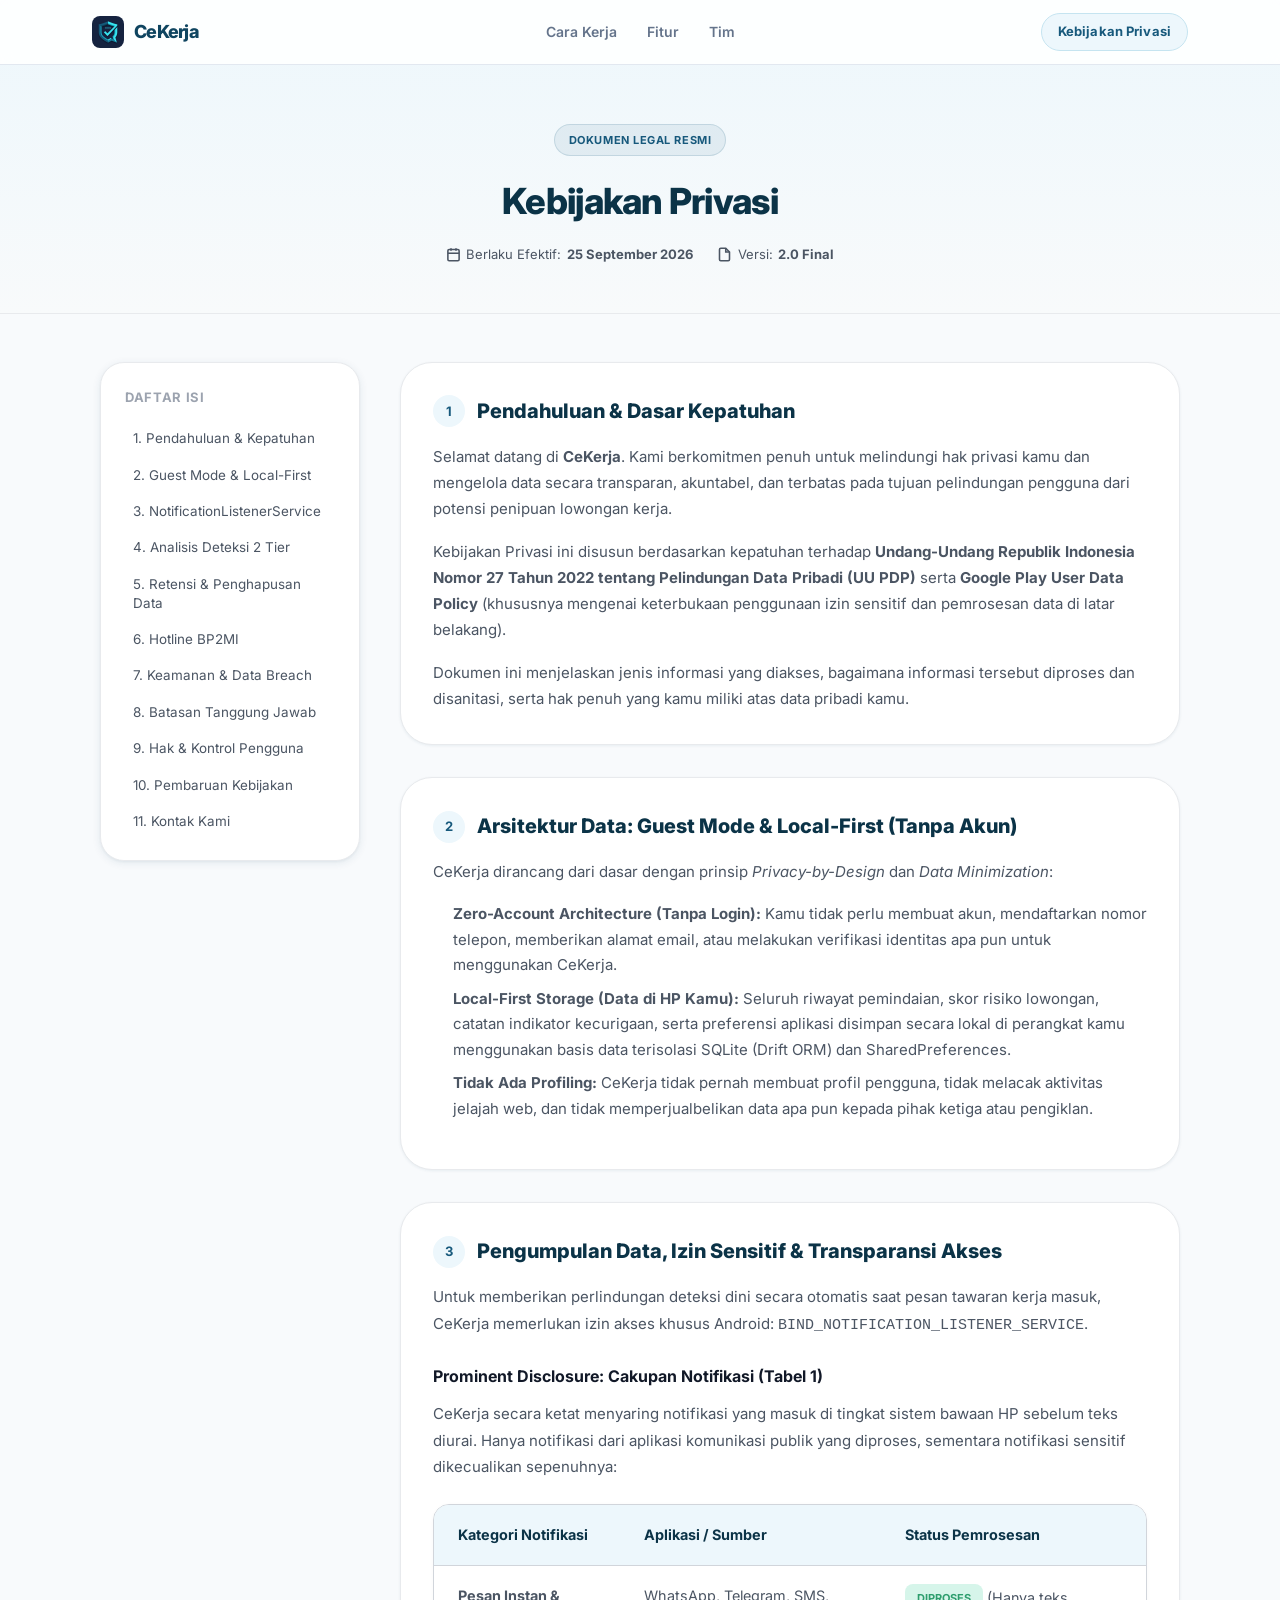
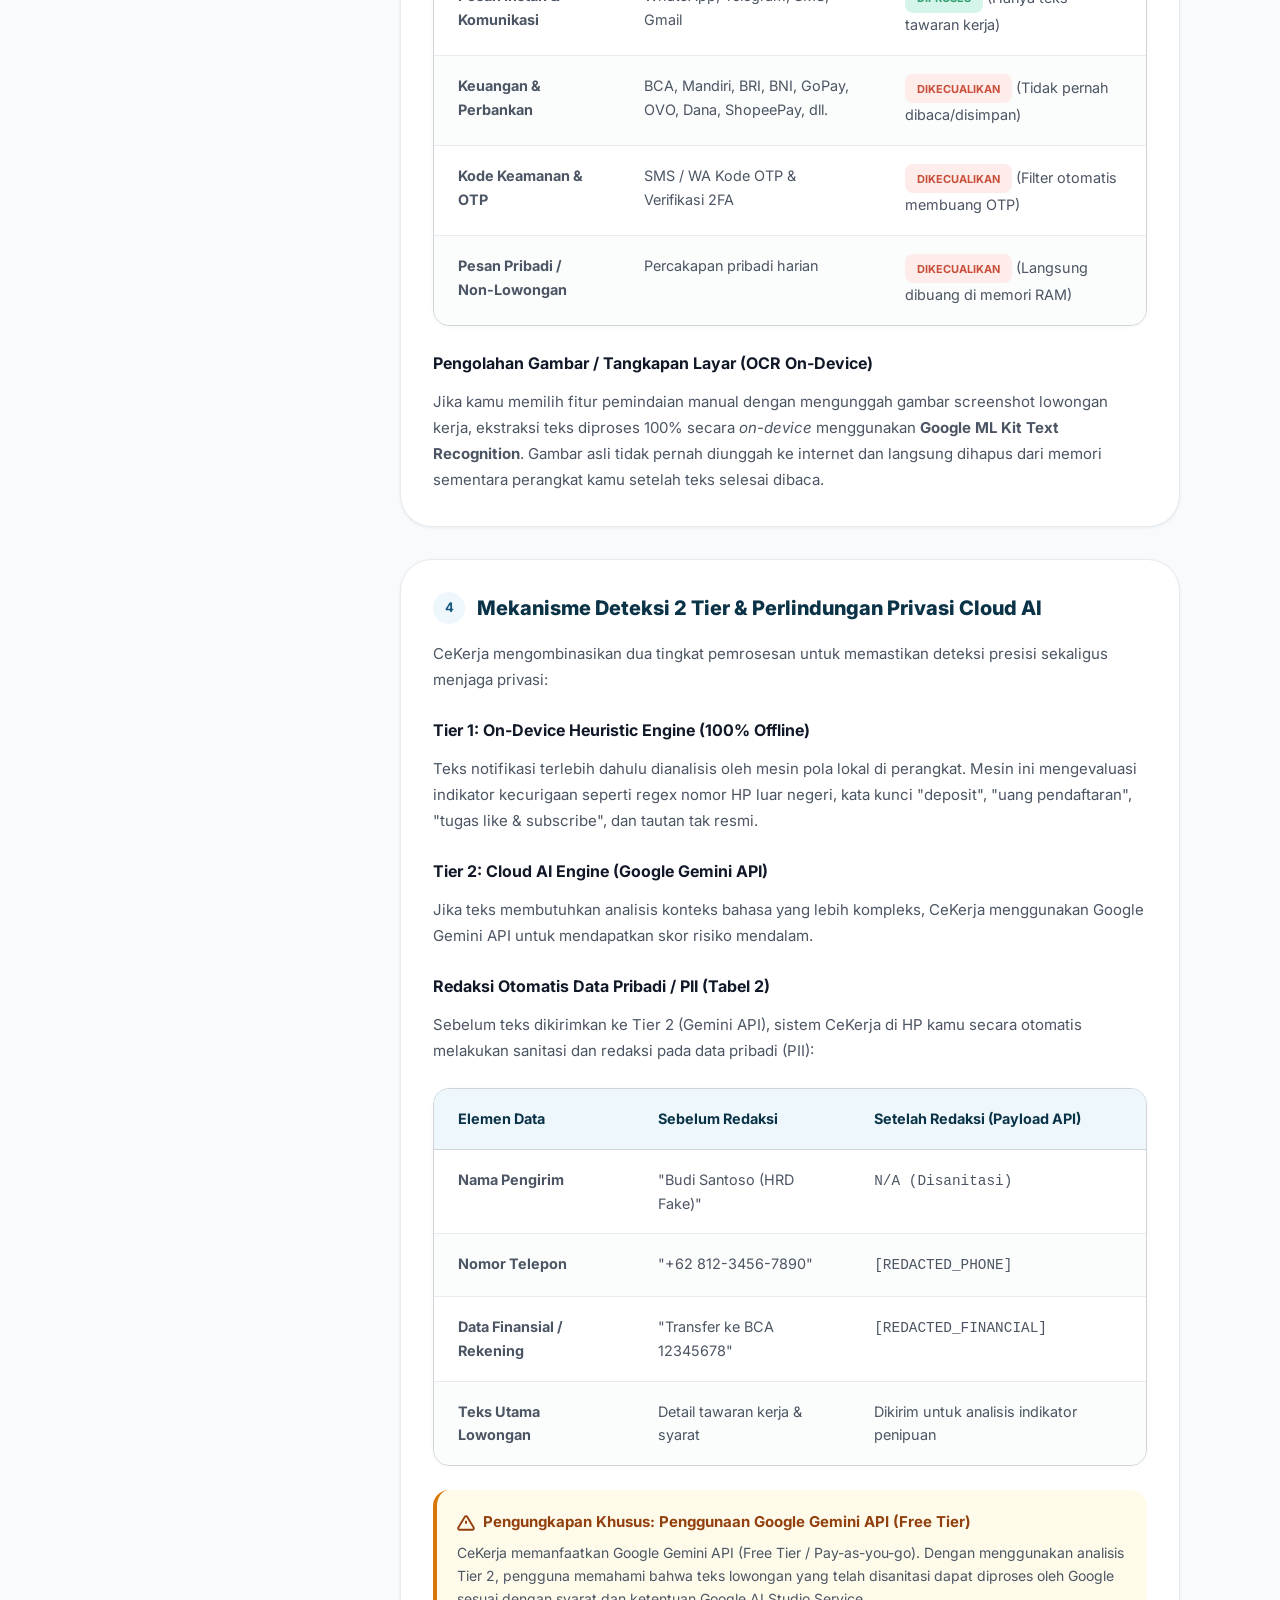
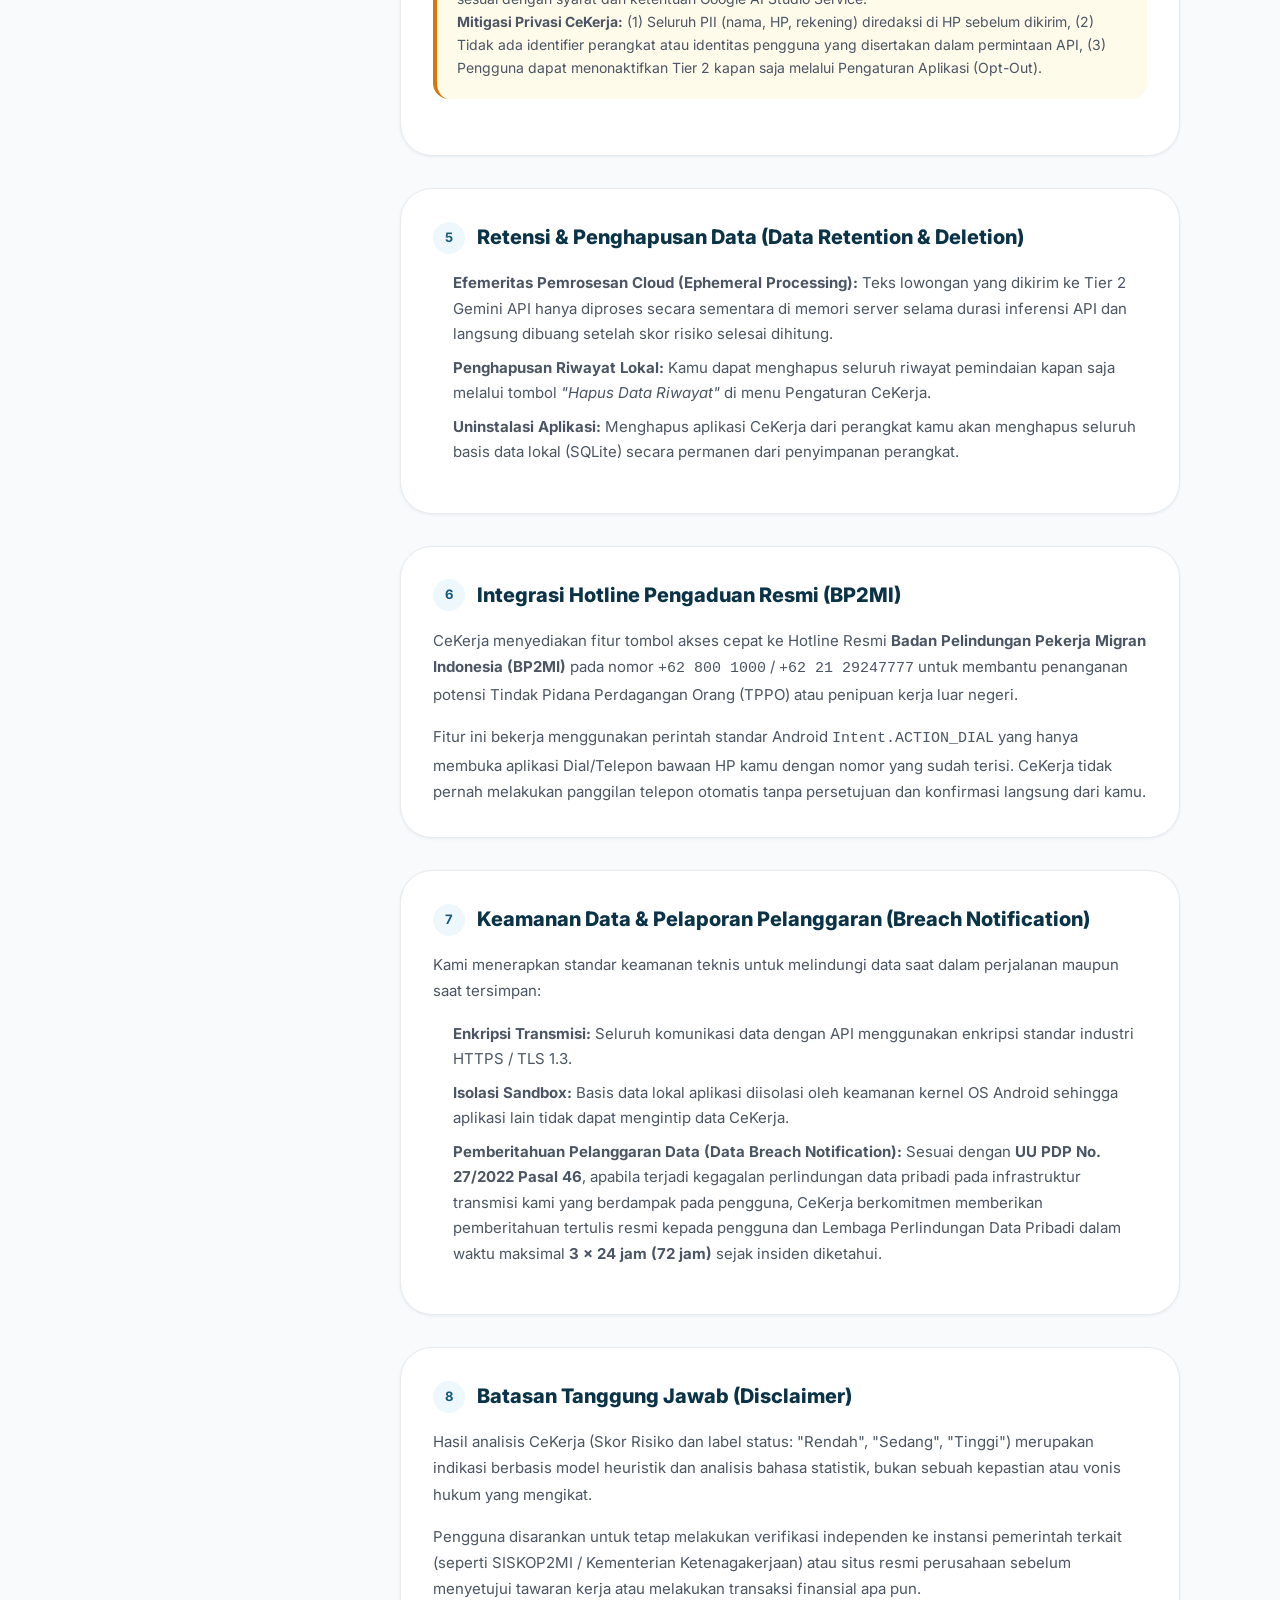
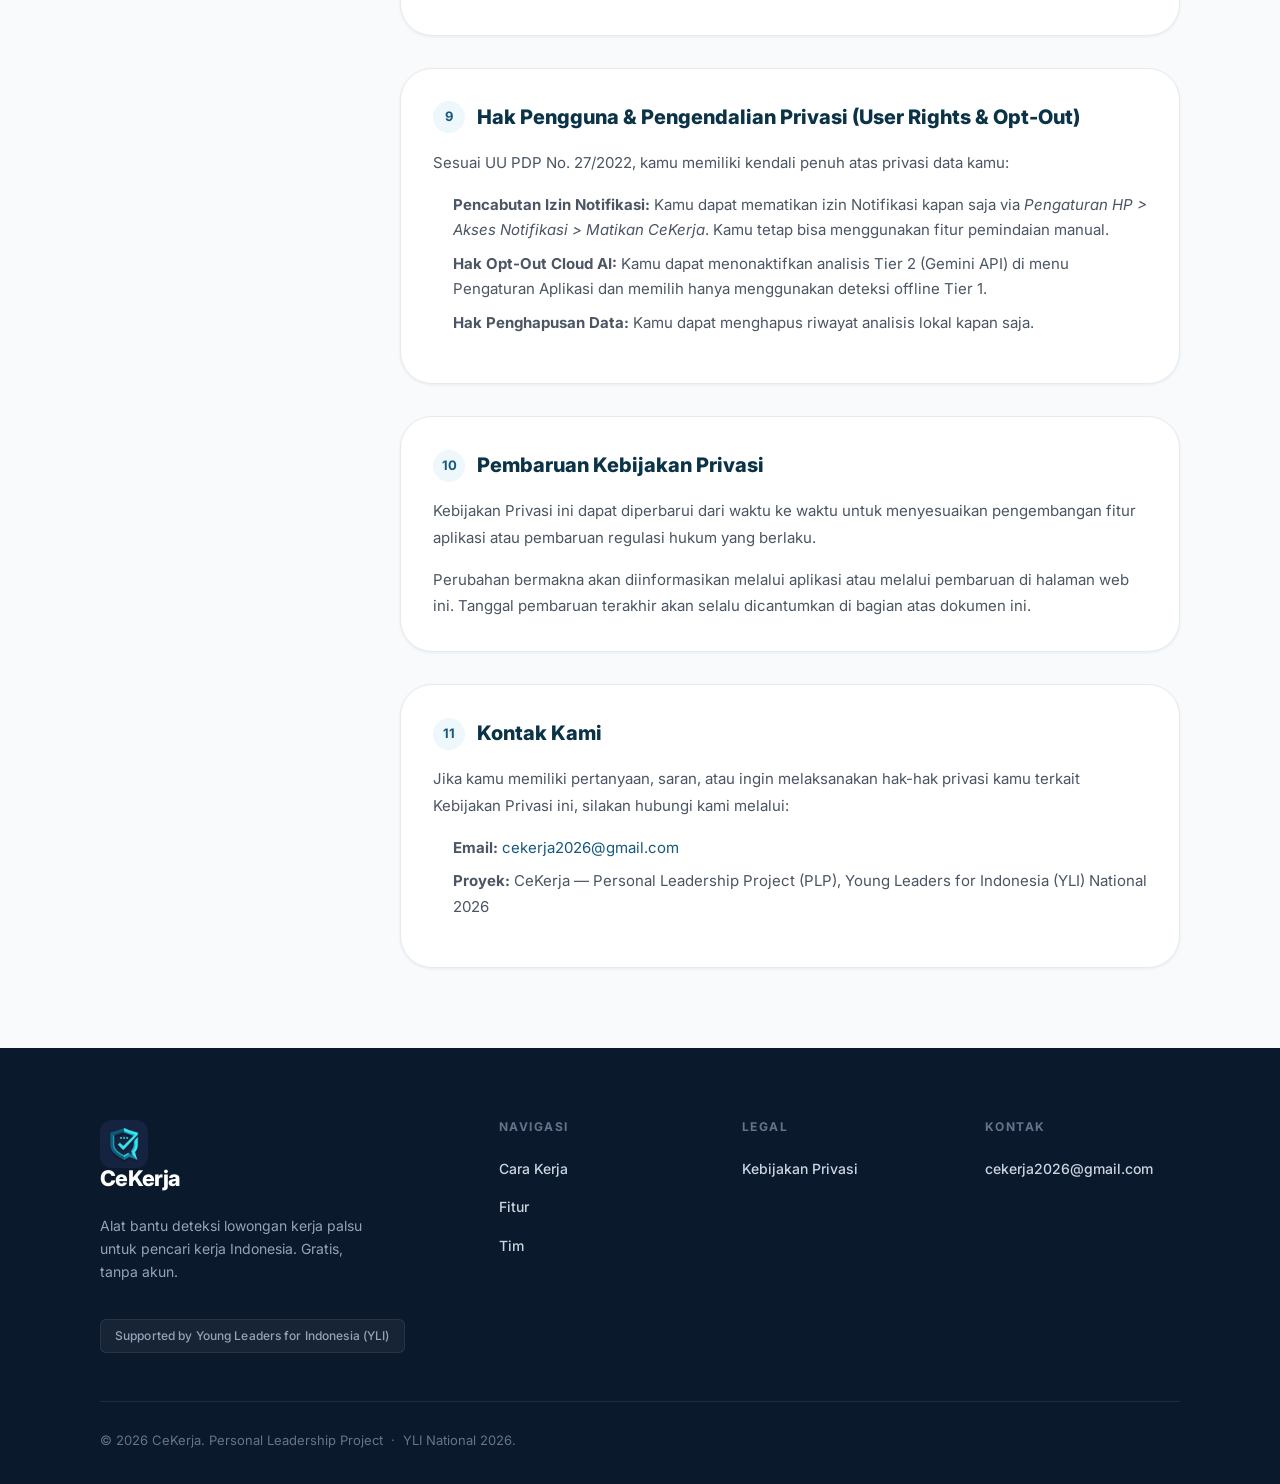
<file: privacy-policy.html>
<!DOCTYPE html>
<html lang="id">
<head>
  <meta charset="UTF-8" />
  <meta name="viewport" content="width=device-width, initial-scale=1.0" />
  <title>Kebijakan Privasi | CeKerja</title>
  <meta name="description" content="Kebijakan Privasi CeKerja: Transparansi pengolahan data, arsitektur Guest Mode, perlindungan PII, dan hak-hak pengguna sesuai UU PDP No. 27/2022." />
  <link rel="canonical" href="https://cekerja.app/privacy-policy.html" />
  
  <!-- Google Fonts -->
  <link rel="preconnect" href="https://fonts.googleapis.com" />
  <link rel="preconnect" href="https://fonts.gstatic.com" crossorigin />
  <link href="https://fonts.googleapis.com/css2?family=Inter:wght@400;500;600;700;800&display=swap" rel="stylesheet" />
  
  <link rel="stylesheet" href="css/style.css" />
  <link rel="stylesheet" href="css/hero.css" />
  
  <style>
    /* ── Legal Page Styles (Editorial & High-Fidelity) ── */
    .legal-hero {
      background: linear-gradient(180deg, var(--teal-50) 0%, var(--off-white) 100%);
      padding: calc(64px + 3.75rem) 0 var(--sp-12);
      border-bottom: 1px solid var(--gray-100);
      text-align: center;
    }
    
    .legal-hero__badge {
      display: inline-flex;
      align-items: center;
      gap: 0.5rem;
      background: rgba(23, 89, 124, 0.08);
      color: var(--teal-700);
      font-size: var(--text-xs);
      font-weight: 700;
      letter-spacing: 0.05em;
      text-transform: uppercase;
      padding: 0.375rem 0.875rem;
      border-radius: var(--r-full);
      margin-bottom: var(--sp-4);
      border: 1px solid rgba(23, 89, 124, 0.15);
    }
    
    .legal-hero__title {
      font-size: var(--text-4xl);
      font-weight: 800;
      color: var(--teal-900);
      letter-spacing: -0.02em;
      margin-bottom: var(--sp-3);
    }
    
    .legal-hero__meta {
      display: flex;
      flex-wrap: wrap;
      justify-content: center;
      gap: var(--sp-6);
      font-size: var(--text-sm);
      color: var(--gray-600);
    }
    
    .legal-hero__meta-item {
      display: flex;
      align-items: center;
      gap: 0.35rem;
    }
    
    .legal-layout {
      padding: var(--sp-12) 0 var(--sp-20);
      display: grid;
      grid-template-columns: 260px 1fr;
      gap: var(--sp-10);
      align-items: start;
    }
    
    @media (max-width: 900px) {
      .legal-layout {
        grid-template-columns: 1fr;
        gap: var(--sp-8);
      }
    }
    
    /* ── Sticky Sidebar TOC ── */
    .legal-toc-card {
      position: sticky;
      top: 90px;
      background: var(--white);
      border: 1px solid var(--gray-100);
      border-radius: var(--r-lg);
      padding: var(--sp-6);
      box-shadow: var(--shadow-sm);
    }
    
    .legal-toc-card h3 {
      font-size: var(--text-sm);
      font-weight: 700;
      text-transform: uppercase;
      letter-spacing: 0.05em;
      color: var(--gray-400);
      margin-bottom: var(--sp-4);
    }
    
    .legal-toc-list {
      list-style: none;
      padding: 0;
      margin: 0;
      display: flex;
      flex-direction: column;
      gap: 0.5rem;
    }
    
    .legal-toc-list a {
      font-size: 0.84rem;
      color: var(--gray-600);
      line-height: 1.4;
      display: block;
      padding: 0.3rem 0.5rem;
      border-radius: var(--r-sm);
      transition: all var(--t-fast);
    }
    
    .legal-toc-list a:hover {
      background: var(--teal-50);
      color: var(--teal-800);
      font-weight: 600;
    }
    
    /* ── Main Legal Content Cards ── */
    .legal-content {
      display: flex;
      flex-direction: column;
      gap: var(--sp-8);
    }
    
    .legal-card {
      background: var(--white);
      border: 1px solid var(--gray-100);
      border-radius: var(--r-xl);
      padding: var(--sp-8);
      box-shadow: var(--shadow-xs);
      transition: box-shadow var(--t-fast);
    }
    
    .legal-card:hover {
      box-shadow: var(--shadow-sm);
    }
    
    .legal-card h2 {
      font-size: var(--text-xl);
      font-weight: 800;
      color: var(--teal-900);
      margin-bottom: var(--sp-4);
      display: flex;
      align-items: center;
      gap: 0.75rem;
    }
    
    .legal-card h2 .sec-badge {
      display: inline-flex;
      align-items: center;
      justify-content: center;
      width: 32px;
      height: 32px;
      border-radius: 50%;
      background: var(--teal-50);
      color: var(--teal-700);
      font-size: var(--text-sm);
      font-weight: 700;
      flex-shrink: 0;
    }
    
    .legal-card h3 {
      font-size: var(--text-base);
      font-weight: 700;
      color: var(--gray-900);
      margin-top: var(--sp-6);
      margin-bottom: var(--sp-3);
    }
    
    .legal-card p {
      font-size: 0.9375rem;
      line-height: 1.75;
      color: var(--gray-600);
      margin-bottom: var(--sp-4);
    }
    
    .legal-card p:last-child {
      margin-bottom: 0;
    }
    
    .legal-card ul, .legal-card ol {
      padding-left: 1.25rem;
      margin-bottom: var(--sp-4);
    }
    
    .legal-card li {
      font-size: 0.9375rem;
      line-height: 1.7;
      color: var(--gray-600);
      margin-bottom: 0.5rem;
    }
    
    /* ── Table Styling ── */
    .legal-table-wrapper {
      overflow-x: auto;
      margin: var(--sp-6) 0;
      border: 1px solid var(--gray-200);
      border-radius: var(--r-md);
      box-shadow: 0 1px 4px rgba(0, 0, 0, 0.03);
    }
    
    .legal-table {
      width: 100%;
      border-collapse: collapse;
      font-size: 0.9rem;
      text-align: left;
    }
    
    .legal-table th {
      background: var(--teal-50);
      color: var(--teal-900);
      font-weight: 700;
      padding: 1.125rem 1.5rem;
      border-bottom: 1px solid var(--gray-200);
    }
    
    .legal-table td {
      padding: 1.125rem 1.5rem;
      border-bottom: 1px solid var(--gray-100);
      color: var(--gray-600);
      line-height: 1.65;
      vertical-align: top;
    }
    
    .legal-table tr:last-child td {
      border-bottom: none;
    }
    
    .legal-table tr:nth-child(even) td {
      background: rgba(248, 250, 251, 0.6);
    }
    
    /* ── Callout Box ── */
    .callout-box {
      background: var(--teal-50);
      border-left: 4px solid var(--teal-700);
      border-radius: var(--r-md);
      padding: var(--sp-5);
      margin: var(--sp-6) 0;
    }
    
    .callout-box--warning {
      background: #FFFBEB;
      border-left-color: var(--amber-500);
    }
    
    .callout-box__title {
      font-weight: 700;
      font-size: 0.9375rem;
      color: var(--teal-900);
      margin-bottom: 0.35rem;
      display: flex;
      align-items: center;
      gap: 0.5rem;
    }
    
    .callout-box--warning .callout-box__title {
      color: #92400E;
    }
    
    .callout-box p {
      font-size: 0.875rem !important;
      margin-bottom: 0 !important;
      line-height: 1.65 !important;
    }
    
    /* Status Badge */
    .badge-status {
      display: inline-flex;
      align-items: center;
      padding: 0.35rem 0.75rem;
      border-radius: var(--r-sm);
      font-size: var(--text-xs);
      font-weight: 700;
      white-space: nowrap;
    }
    .badge-status--safe { background: var(--sage-100); color: var(--sage-500); }
    .badge-status--danger { background: var(--coral-100); color: var(--coral-600); }
  </style>
</head>
<body>

  <!-- ============================================================
       NAVIGATION
       ============================================================ -->
  <nav class="nav-lux" id="main-nav" role="navigation" aria-label="Navigasi utama">
    <div class="nav-lux__inner">

      <a href="index.html" class="nav-lux__logo" aria-label="CeKerja Halaman Utama">
        <img
          src="assets/icons/CeKerja App icon 1-3.png"
          alt="CeKerja logo"
          class="nav-lux__logo-img"
          width="32" height="32"
        />
        <span class="nav-lux__logo-wordmark">CeKerja</span>
      </a>

      <!-- Center links -->
      <div class="nav-lux__links" role="menubar" aria-label="Menu utama">
        <a href="index.html#cara-kerja" class="nav-lux__link" role="menuitem">Cara Kerja</a>
        <a href="index.html#fitur"      class="nav-lux__link" role="menuitem">Fitur</a>
        <a href="index.html#tim"        class="nav-lux__link" role="menuitem">Tim</a>
      </div>

      <!-- Right: Privacy pill + hamburger -->
      <div class="nav-lux__right">
        <a href="privacy-policy.html" class="nav-lux__pill active" aria-label="Kebijakan Privasi CeKerja">
          Kebijakan Privasi
        </a>
        <button
          class="nav-lux__burger"
          aria-label="Buka menu navigasi"
          aria-expanded="false"
          aria-controls="mobile-nav-lux"
        >
          <span></span><span></span><span></span>
        </button>
      </div>

    </div>

    <!-- Mobile drawer -->
    <div class="nav-lux__mobile" id="mobile-nav-lux" role="menu" aria-label="Menu navigasi mobile">
      <a href="index.html#cara-kerja" class="nav-lux__link" role="menuitem">Cara Kerja</a>
      <a href="index.html#fitur"      class="nav-lux__link" role="menuitem">Fitur</a>
      <a href="index.html#tim"        class="nav-lux__link" role="menuitem">Tim</a>
      <a href="privacy-policy.html"   class="nav-lux__link" role="menuitem">Kebijakan Privasi</a>
    </div>
  </nav>

  <main id="main-content">

    <!-- ============================================================
         LEGAL HERO HEADER
         ============================================================ -->
    <section class="legal-hero">
      <div class="container container--sm">
        <div class="legal-hero__badge">Dokumen Legal Resmi</div>
        <h1 class="legal-hero__title">Kebijakan Privasi</h1>
        <div class="legal-hero__meta">
          <div class="legal-hero__meta-item">
            <svg width="15" height="15" viewBox="0 0 24 24" fill="none" stroke="currentColor" stroke-width="2.5"><rect x="3" y="4" width="18" height="18" rx="2"/><line x1="16" y1="2" x2="16" y2="6"/><line x1="8" y1="2" x2="8" y2="6"/><line x1="3" y1="10" x2="21" y2="10"/></svg>
            Berlaku Efektif: <strong>25 September 2026</strong>
          </div>
          <div class="legal-hero__meta-item">
            <svg width="15" height="15" viewBox="0 0 24 24" fill="none" stroke="currentColor" stroke-width="2.5"><path d="M14 2H6a2 2 0 0 0-2 2v16a2 2 0 0 0 2 2h12a2 2 0 0 0 2-2V8z"/><polyline points="14 2 14 8 20 8"/></svg>
            Versi: <strong>2.0 Final</strong>
          </div>
        </div>
      </div>
    </section>

    <!-- ============================================================
         MAIN LAYOUT (TOC + CONTENT)
         ============================================================ -->
    <div class="container">
      <div class="legal-layout">

        <!-- Sticky Table of Contents -->
        <aside class="legal-toc-card" aria-label="Daftar Isi">
          <h3>Daftar Isi</h3>
          <ul class="legal-toc-list">
            <li><a href="#sec-1">1. Pendahuluan & Kepatuhan</a></li>
            <li><a href="#sec-2">2. Guest Mode & Local-First</a></li>
            <li><a href="#sec-3">3. NotificationListenerService</a></li>
            <li><a href="#sec-4">4. Analisis Deteksi 2 Tier</a></li>
            <li><a href="#sec-5">5. Retensi & Penghapusan Data</a></li>
            <li><a href="#sec-6">6. Hotline BP2MI</a></li>
            <li><a href="#sec-7">7. Keamanan & Data Breach</a></li>
            <li><a href="#sec-8">8. Batasan Tanggung Jawab</a></li>
            <li><a href="#sec-9">9. Hak & Kontrol Pengguna</a></li>
            <li><a href="#sec-10">10. Pembaruan Kebijakan</a></li>
            <li><a href="#sec-11">11. Kontak Kami</a></li>
          </ul>
        </aside>

        <!-- Main Content -->
        <div class="legal-content">

          <!-- Section 1 -->
          <article class="legal-card" id="sec-1">
            <h2><span class="sec-badge">1</span> Pendahuluan &amp; Dasar Kepatuhan</h2>
            <p>
              Selamat datang di <strong>CeKerja</strong>. Kami berkomitmen penuh untuk melindungi hak privasi kamu dan mengelola data secara transparan, akuntabel, dan terbatas pada tujuan pelindungan pengguna dari potensi penipuan lowongan kerja.
            </p>
            <p>
              Kebijakan Privasi ini disusun berdasarkan kepatuhan terhadap <strong>Undang-Undang Republik Indonesia Nomor 27 Tahun 2022 tentang Pelindungan Data Pribadi (UU PDP)</strong> serta <strong>Google Play User Data Policy</strong> (khususnya mengenai keterbukaan penggunaan izin sensitif dan pemrosesan data di latar belakang).
            </p>
            <p>
              Dokumen ini menjelaskan jenis informasi yang diakses, bagaimana informasi tersebut diproses dan disanitasi, serta hak penuh yang kamu miliki atas data pribadi kamu.
            </p>
          </article>

          <!-- Section 2 -->
          <article class="legal-card" id="sec-2">
            <h2><span class="sec-badge">2</span> Arsitektur Data: Guest Mode &amp; Local-First (Tanpa Akun)</h2>
            <p>
              CeKerja dirancang dari dasar dengan prinsip <em>Privacy-by-Design</em> dan <em>Data Minimization</em>:
            </p>
            <ul>
              <li><strong>Zero-Account Architecture (Tanpa Login):</strong> Kamu tidak perlu membuat akun, mendaftarkan nomor telepon, memberikan alamat email, atau melakukan verifikasi identitas apa pun untuk menggunakan CeKerja.</li>
              <li><strong>Local-First Storage (Data di HP Kamu):</strong> Seluruh riwayat pemindaian, skor risiko lowongan, catatan indikator kecurigaan, serta preferensi aplikasi disimpan secara lokal di perangkat kamu menggunakan basis data terisolasi SQLite (Drift ORM) dan SharedPreferences.</li>
              <li><strong>Tidak Ada Profiling:</strong> CeKerja tidak pernah membuat profil pengguna, tidak melacak aktivitas jelajah web, dan tidak memperjualbelikan data apa pun kepada pihak ketiga atau pengiklan.</li>
            </ul>
          </article>

          <!-- Section 3 -->
          <article class="legal-card" id="sec-3">
            <h2><span class="sec-badge">3</span> Pengumpulan Data, Izin Sensitif &amp; Transparansi Akses</h2>
            <p>
              Untuk memberikan perlindungan deteksi dini secara otomatis saat pesan tawaran kerja masuk, CeKerja memerlukan izin akses khusus Android: <code>BIND_NOTIFICATION_LISTENER_SERVICE</code>.
            </p>
            
            <h3>Prominent Disclosure: Cakupan Notifikasi (Tabel 1)</h3>
            <p>
              CeKerja secara ketat menyaring notifikasi yang masuk di tingkat sistem bawaan HP sebelum teks diurai. Hanya notifikasi dari aplikasi komunikasi publik yang diproses, sementara notifikasi sensitif dikecualikan sepenuhnya:
            </p>

            <div class="legal-table-wrapper">
              <table class="legal-table" aria-label="Tabel Pemrosesan dan Pengecualian Notifikasi">
                <thead>
                  <tr>
                    <th>Kategori Notifikasi</th>
                    <th>Aplikasi / Sumber</th>
                    <th>Status Pemrosesan</th>
                  </tr>
                </thead>
                <tbody>
                  <tr>
                    <td><strong>Pesan Instan &amp; Komunikasi</strong></td>
                    <td>WhatsApp, Telegram, SMS, Gmail</td>
                    <td><span class="badge-status badge-status--safe">DIPROSES</span> (Hanya teks tawaran kerja)</td>
                  </tr>
                  <tr>
                    <td><strong>Keuangan &amp; Perbankan</strong></td>
                    <td>BCA, Mandiri, BRI, BNI, GoPay, OVO, Dana, ShopeePay, dll.</td>
                    <td><span class="badge-status badge-status--danger">DIKECUALIKAN</span> (Tidak pernah dibaca/disimpan)</td>
                  </tr>
                  <tr>
                    <td><strong>Kode Keamanan &amp; OTP</strong></td>
                    <td>SMS / WA Kode OTP &amp; Verifikasi 2FA</td>
                    <td><span class="badge-status badge-status--danger">DIKECUALIKAN</span> (Filter otomatis membuang OTP)</td>
                  </tr>
                  <tr>
                    <td><strong>Pesan Pribadi / Non-Lowongan</strong></td>
                    <td>Percakapan pribadi harian</td>
                    <td><span class="badge-status badge-status--danger">DIKECUALIKAN</span> (Langsung dibuang di memori RAM)</td>
                  </tr>
                </tbody>
              </table>
            </div>

            <h3>Pengolahan Gambar / Tangkapan Layar (OCR On-Device)</h3>
            <p>
              Jika kamu memilih fitur pemindaian manual dengan mengunggah gambar screenshot lowongan kerja, ekstraksi teks diproses 100% secara <em>on-device</em> menggunakan <strong>Google ML Kit Text Recognition</strong>. Gambar asli tidak pernah diunggah ke internet dan langsung dihapus dari memori sementara perangkat kamu setelah teks selesai dibaca.
            </p>
          </article>

          <!-- Section 4 -->
          <article class="legal-card" id="sec-4">
            <h2><span class="sec-badge">4</span> Mekanisme Deteksi 2 Tier &amp; Perlindungan Privasi Cloud AI</h2>
            <p>
              CeKerja mengombinasikan dua tingkat pemrosesan untuk memastikan deteksi presisi sekaligus menjaga privasi:
            </p>
            
            <h3>Tier 1: On-Device Heuristic Engine (100% Offline)</h3>
            <p>
              Teks notifikasi terlebih dahulu dianalisis oleh mesin pola lokal di perangkat. Mesin ini mengevaluasi indikator kecurigaan seperti regex nomor HP luar negeri, kata kunci "deposit", "uang pendaftaran", "tugas like &amp; subscribe", dan tautan tak resmi.
            </p>

            <h3>Tier 2: Cloud AI Engine (Google Gemini API)</h3>
            <p>
              Jika teks membutuhkan analisis konteks bahasa yang lebih kompleks, CeKerja menggunakan Google Gemini API untuk mendapatkan skor risiko mendalam.
            </p>

            <h3>Redaksi Otomatis Data Pribadi / PII (Tabel 2)</h3>
            <p>
              Sebelum teks dikirimkan ke Tier 2 (Gemini API), sistem CeKerja di HP kamu secara otomatis melakukan sanitasi dan redaksi pada data pribadi (PII):
            </p>

            <div class="legal-table-wrapper">
              <table class="legal-table" aria-label="Tabel Sanitasi Data PII">
                <thead>
                  <tr>
                    <th>Elemen Data</th>
                    <th>Sebelum Redaksi</th>
                    <th>Setelah Redaksi (Payload API)</th>
                  </tr>
                </thead>
                <tbody>
                  <tr>
                    <td><strong>Nama Pengirim</strong></td>
                    <td>"Budi Santoso (HRD Fake)"</td>
                    <td><code>N/A (Disanitasi)</code></td>
                  </tr>
                  <tr>
                    <td><strong>Nomor Telepon</strong></td>
                    <td>"+62 812-3456-7890"</td>
                    <td><code>[REDACTED_PHONE]</code></td>
                  </tr>
                  <tr>
                    <td><strong>Data Finansial / Rekening</strong></td>
                    <td>"Transfer ke BCA 12345678"</td>
                    <td><code>[REDACTED_FINANCIAL]</code></td>
                  </tr>
                  <tr>
                    <td><strong>Teks Utama Lowongan</strong></td>
                    <td>Detail tawaran kerja &amp; syarat</td>
                    <td>Dikirim untuk analisis indikator penipuan</td>
                  </tr>
                </tbody>
              </table>
            </div>

            <div class="callout-box callout-box--warning">
              <div class="callout-box__title">
                <svg width="18" height="18" viewBox="0 0 24 24" fill="none" stroke="currentColor" stroke-width="2.5"><path d="M10.29 3.86L1.82 18a2 2 0 0 0 1.71 3h16.94a2 2 0 0 0 1.71-3L13.71 3.86a2 2 0 0 0-3.42 0z"/><line x1="12" y1="9" x2="12" y2="13"/><line x1="12" y1="17" x2="12.01" y2="17"/></svg>
                Pengungkapan Khusus: Penggunaan Google Gemini API (Free Tier)
              </div>
              <p>
                CeKerja memanfaatkan Google Gemini API (Free Tier / Pay-as-you-go). Dengan menggunakan analisis Tier 2, pengguna memahami bahwa teks lowongan yang telah disanitasi dapat diproses oleh Google sesuai dengan syarat dan ketentuan Google AI Studio Service.<br />
                <strong>Mitigasi Privasi CeKerja:</strong> (1) Seluruh PII (nama, HP, rekening) diredaksi di HP sebelum dikirim, (2) Tidak ada identifier perangkat atau identitas pengguna yang disertakan dalam permintaan API, (3) Pengguna dapat menonaktifkan Tier 2 kapan saja melalui Pengaturan Aplikasi (Opt-Out).
              </p>
            </div>
          </article>

          <!-- Section 5 -->
          <article class="legal-card" id="sec-5">
            <h2><span class="sec-badge">5</span> Retensi &amp; Penghapusan Data (Data Retention &amp; Deletion)</h2>
            <ul>
              <li><strong>Efemeritas Pemrosesan Cloud (Ephemeral Processing):</strong> Teks lowongan yang dikirim ke Tier 2 Gemini API hanya diproses secara sementara di memori server selama durasi inferensi API dan langsung dibuang setelah skor risiko selesai dihitung.</li>
              <li><strong>Penghapusan Riwayat Lokal:</strong> Kamu dapat menghapus seluruh riwayat pemindaian kapan saja melalui tombol <em>"Hapus Data Riwayat"</em> di menu Pengaturan CeKerja.</li>
              <li><strong>Uninstalasi Aplikasi:</strong> Menghapus aplikasi CeKerja dari perangkat kamu akan menghapus seluruh basis data lokal (SQLite) secara permanen dari penyimpanan perangkat.</li>
            </ul>
          </article>

          <!-- Section 6 -->
          <article class="legal-card" id="sec-6">
            <h2><span class="sec-badge">6</span> Integrasi Hotline Pengaduan Resmi (BP2MI)</h2>
            <p>
              CeKerja menyediakan fitur tombol akses cepat ke Hotline Resmi <strong>Badan Pelindungan Pekerja Migran Indonesia (BP2MI)</strong> pada nomor <code>+62 800 1000</code> / <code>+62 21 29247777</code> untuk membantu penanganan potensi Tindak Pidana Perdagangan Orang (TPPO) atau penipuan kerja luar negeri.
            </p>
            <p>
              Fitur ini bekerja menggunakan perintah standar Android <code>Intent.ACTION_DIAL</code> yang hanya membuka aplikasi Dial/Telepon bawaan HP kamu dengan nomor yang sudah terisi. CeKerja tidak pernah melakukan panggilan telepon otomatis tanpa persetujuan dan konfirmasi langsung dari kamu.
            </p>
          </article>

          <!-- Section 7 -->
          <article class="legal-card" id="sec-7">
            <h2><span class="sec-badge">7</span> Keamanan Data &amp; Pelaporan Pelanggaran (Breach Notification)</h2>
            <p>
              Kami menerapkan standar keamanan teknis untuk melindungi data saat dalam perjalanan maupun saat tersimpan:
            </p>
            <ul>
              <li><strong>Enkripsi Transmisi:</strong> Seluruh komunikasi data dengan API menggunakan enkripsi standar industri HTTPS / TLS 1.3.</li>
              <li><strong>Isolasi Sandbox:</strong> Basis data lokal aplikasi diisolasi oleh keamanan kernel OS Android sehingga aplikasi lain tidak dapat mengintip data CeKerja.</li>
              <li><strong>Pemberitahuan Pelanggaran Data (Data Breach Notification):</strong> Sesuai dengan <strong>UU PDP No. 27/2022 Pasal 46</strong>, apabila terjadi kegagalan perlindungan data pribadi pada infrastruktur transmisi kami yang berdampak pada pengguna, CeKerja berkomitmen memberikan pemberitahuan tertulis resmi kepada pengguna dan Lembaga Perlindungan Data Pribadi dalam waktu maksimal <strong>3 x 24 jam (72 jam)</strong> sejak insiden diketahui.</li>
            </ul>
          </article>

          <!-- Section 8 -->
          <article class="legal-card" id="sec-8">
            <h2><span class="sec-badge">8</span> Batasan Tanggung Jawab (Disclaimer)</h2>
            <p>
              Hasil analisis CeKerja (Skor Risiko dan label status: "Rendah", "Sedang", "Tinggi") merupakan indikasi berbasis model heuristik dan analisis bahasa statistik, bukan sebuah kepastian atau vonis hukum yang mengikat.
            </p>
            <p>
              Pengguna disarankan untuk tetap melakukan verifikasi independen ke instansi pemerintah terkait (seperti SISKOP2MI / Kementerian Ketenagakerjaan) atau situs resmi perusahaan sebelum menyetujui tawaran kerja atau melakukan transaksi finansial apa pun.
            </p>
          </article>

          <!-- Section 9 -->
          <article class="legal-card" id="sec-9">
            <h2><span class="sec-badge">9</span> Hak Pengguna &amp; Pengendalian Privasi (User Rights &amp; Opt-Out)</h2>
            <p>
              Sesuai UU PDP No. 27/2022, kamu memiliki kendali penuh atas privasi data kamu:
            </p>
            <ul>
              <li><strong>Pencabutan Izin Notifikasi:</strong> Kamu dapat mematikan izin Notifikasi kapan saja via <em>Pengaturan HP &gt; Akses Notifikasi &gt; Matikan CeKerja</em>. Kamu tetap bisa menggunakan fitur pemindaian manual.</li>
              <li><strong>Hak Opt-Out Cloud AI:</strong> Kamu dapat menonaktifkan analisis Tier 2 (Gemini API) di menu Pengaturan Aplikasi dan memilih hanya menggunakan deteksi offline Tier 1.</li>
              <li><strong>Hak Penghapusan Data:</strong> Kamu dapat menghapus riwayat analisis lokal kapan saja.</li>
            </ul>
          </article>

          <!-- Section 10 -->
          <article class="legal-card" id="sec-10">
            <h2><span class="sec-badge">10</span> Pembaruan Kebijakan Privasi</h2>
            <p>
              Kebijakan Privasi ini dapat diperbarui dari waktu ke waktu untuk menyesuaikan pengembangan fitur aplikasi atau pembaruan regulasi hukum yang berlaku.
            </p>
            <p>
              Perubahan bermakna akan diinformasikan melalui aplikasi atau melalui pembaruan di halaman web ini. Tanggal pembaruan terakhir akan selalu dicantumkan di bagian atas dokumen ini.
            </p>
          </article>

          <!-- Section 11 -->
          <article class="legal-card" id="sec-11">
            <h2><span class="sec-badge">11</span> Kontak Kami</h2>
            <p>
              Jika kamu memiliki pertanyaan, saran, atau ingin melaksanakan hak-hak privasi kamu terkait Kebijakan Privasi ini, silakan hubungi kami melalui:
            </p>
            <ul>
              <li><strong>Email:</strong> <a href="mailto:cekerja2026@gmail.com">cekerja2026@gmail.com</a></li>
              <li><strong>Proyek:</strong> CeKerja — Personal Leadership Project (PLP), Young Leaders for Indonesia (YLI) National 2026</li>
            </ul>
          </article>

        </div><!-- /.legal-content -->

      </div><!-- /.legal-layout -->
    </div><!-- /.container -->

  </main>

  <!-- ============================================================
       FOOTER
       ============================================================ -->
  <footer class="footer-light" role="contentinfo">
    <div class="container">
      <div class="footer-light__grid">

        <!-- Brand column -->
        <div class="footer-light__col">
          <a href="index.html" class="footer-light__logo-link" aria-label="CeKerja Halaman Utama">
            <img
              src="assets/icons/CeKerja App icon 1-3.png"
              alt="CeKerja logo"
              class="footer-light__logo-img"
              width="34" height="34"
            />
            <span class="footer-light__brand-name">CeKerja</span>
          </a>
          <p class="footer-light__tagline">
            Alat bantu deteksi lowongan kerja palsu untuk pencari kerja Indonesia. Gratis, tanpa akun.
          </p>
          <div class="footer-light__yli">
            Supported by Young Leaders for Indonesia (YLI)
          </div>
        </div>

        <!-- Nav column -->
        <div class="footer-light__col">
          <h4>Navigasi</h4>
          <ul>
            <li><a href="index.html#cara-kerja">Cara Kerja</a></li>
            <li><a href="index.html#fitur">Fitur</a></li>
            <li><a href="index.html#tim">Tim</a></li>
          </ul>
        </div>

        <!-- Legal column -->
        <div class="footer-light__col">
          <h4>Legal</h4>
          <ul>
            <li><a href="privacy-policy.html">Kebijakan Privasi</a></li>
          </ul>
        </div>

        <!-- Contact column -->
        <div class="footer-light__col">
          <h4>Kontak</h4>
          <ul>
            <li>
              <a href="mailto:cekerja2026@gmail.com" aria-label="Kirim email ke cekerja2026@gmail.com">
                cekerja2026@gmail.com
              </a>
            </li>
          </ul>
        </div>

      </div><!-- /.footer-light__grid -->

      <div class="footer-light__bottom">
        <span>&copy; 2026 CeKerja. Personal Leadership Project &nbsp;·&nbsp; YLI National 2026.</span>
      </div>

    </div><!-- /.container -->
  </footer>

  <script src="js/main.js"></script>
  <script>
    /* ── Nav scroll shadow ── */
    const nav = document.getElementById('main-nav');
    window.addEventListener('scroll', function () {
      nav.classList.toggle('scrolled', window.scrollY > 8);
    }, { passive: true });

    /* ── Hamburger toggle ── */
    const burger     = document.querySelector('.nav-lux__burger');
    const mobileMenu = document.getElementById('mobile-nav-lux');

    if (burger && mobileMenu) {
      burger.addEventListener('click', function () {
        const isOpen = mobileMenu.classList.toggle('open');
        burger.setAttribute('aria-expanded', String(isOpen));
        const spans = burger.querySelectorAll('span');
        if (isOpen) {
          spans[0].style.transform = 'translateY(7px) rotate(45deg)';
          spans[1].style.opacity   = '0';
          spans[2].style.transform = 'translateY(-7px) rotate(-45deg)';
        } else {
          spans[0].style.transform = '';
          spans[1].style.opacity   = '';
          spans[2].style.transform = '';
        }
      });

      mobileMenu.querySelectorAll('a').forEach(function (link) {
        link.addEventListener('click', function () {
          mobileMenu.classList.remove('open');
          burger.setAttribute('aria-expanded', 'false');
          burger.querySelectorAll('span').forEach(function (s) {
            s.style.transform = '';
            s.style.opacity   = '';
          });
        });
      });
    }
  </script>
</body>
</html>
</file>
<file: css/style.css>
/* ============================================================
   CeKerja | Design System v2
   Premium, high-fidelity. Mobile-first.
   ============================================================ */

/* --- Reset --- */
*, *::before, *::after { box-sizing: border-box; margin: 0; padding: 20; }

:root {
  /* ── Core palette ── */
  --teal-900: #0B3347;
  --teal-800: #0F4560;
  --teal-700: #17597C;   /* brand seed */
  --teal-600: #1E6F97;
  --teal-500: #2487B5;
  --teal-400: #4BA3CC;
  --teal-200: #A8D4E8;
  --teal-100: #D6EDF7;
  --teal-50:  #EDF7FC;

  --coral-600: #C94F3A;
  --coral-500: #E05A42;
  --coral-400: #F07060;
  --coral-100: #FDECEA;
  --coral-50:  #FFF5F4;

  --sage-500:  #2E9E6E;
  --sage-400:  #3DB882;
  --sage-100:  #D6F5EA;
  --sage-50:   #EFFAF5;

  --amber-500: #D97706;
  --amber-100: #FEF3C7;

  /* ── Neutrals ── */
  --white:     #FFFFFF;
  --off-white: #F8FAFB;
  --gray-50:   #F2F4F6;
  --gray-100:  #E8EAED;
  --gray-200:  #D1D5DB;
  --gray-400:  #9CA3AF;
  --gray-600:  #4B5563;
  --gray-800:  #1F2937;
  --gray-900:  #111827;

  /* ── Semantic ── */
  --color-bg:           var(--off-white);
  --color-surface:      var(--white);
  --color-border:       var(--gray-100);
  --color-text:         var(--gray-900);
  --color-text-muted:   var(--gray-600);
  --color-text-light:   var(--gray-400);

  --color-brand:        var(--teal-700);
  --color-brand-dark:   var(--teal-800);
  --color-brand-light:  var(--teal-50);

  --color-danger:       var(--coral-500);
  --color-safe:         var(--sage-500);

  /* ── Typography ── */
  --font-sans: 'Inter', system-ui, sans-serif;
  --font-display: 'Inter', system-ui, sans-serif;

  --text-xs:   0.6875rem;   /* 11px */
  --text-sm:   0.8125rem;   /* 13px */
  --text-base: 1rem;        /* 16px */
  --text-lg:   1.125rem;    /* 18px */
  --text-xl:   1.25rem;     /* 20px */
  --text-2xl:  1.5rem;      /* 24px */
  --text-3xl:  1.875rem;    /* 30px */
  --text-4xl:  2.25rem;     /* 36px */
  --text-5xl:  2.875rem;    /* 46px */
  --text-6xl:  3.5rem;      /* 56px */

  /* ── Spacing ── */
  --sp-1:  0.25rem;
  --sp-2:  0.5rem;
  --sp-3:  0.75rem;
  --sp-4:  1rem;
  --sp-5:  1.25rem;
  --sp-6:  1.5rem;
  --sp-8:  2rem;
  --sp-10: 2.5rem;
  --sp-12: 3rem;
  --sp-16: 4rem;
  --sp-20: 5rem;
  --sp-24: 6rem;
  --sp-32: 8rem;

  /* ── Radius ── */
  --r-sm:   0.5rem;
  --r-md:   1rem;
  --r-lg:   1.5rem;
  --r-xl:   2rem;
  --r-2xl:  2.5rem;
  --r-full: 9999px;

  /* ── Shadows ── */
  --shadow-xs: 0 1px 2px rgba(15,69,96,0.06);
  --shadow-sm: 0 2px 8px rgba(15,69,96,0.08), 0 1px 3px rgba(15,69,96,0.05);
  --shadow-md: 0 6px 20px rgba(15,69,96,0.10), 0 2px 8px rgba(15,69,96,0.06);
  --shadow-lg: 0 16px 40px rgba(15,69,96,0.12), 0 4px 16px rgba(15,69,96,0.07);
  --shadow-xl: 0 28px 64px rgba(15,69,96,0.15), 0 8px 24px rgba(15,69,96,0.08);

  --shadow-coral: 0 8px 24px rgba(224,90,66,0.25);
  --shadow-teal:  0 8px 24px rgba(23,89,124,0.25);
  --shadow-sage:  0 8px 24px rgba(46,158,110,0.20);

  /* ── Transitions ── */
  --ease: cubic-bezier(0.22, 1, 0.36, 1);
  --t-fast: 160ms;
  --t-base: 280ms;
  --t-slow: 480ms;
}

/* ── Base ── */
html { scroll-behavior: smooth; font-size: 16px; }
body {
  font-family: var(--font-sans);
  font-size: var(--text-base);
  line-height: 1.65;
  color: var(--color-text);
  background: var(--color-bg);
  -webkit-font-smoothing: antialiased;
  overflow-x: hidden;
}
img, svg { display: block; max-width: 100%; }
a { color: var(--color-brand); text-decoration: none; transition: color var(--t-fast); }
a:hover { color: var(--teal-800); }
ul, ol { list-style: none; }

/* ── Layout ── */
.container {
  width: 100%;
  max-width: 1120px;
  margin: 0 auto;
  padding: 0 var(--sp-5);
}
.container--sm { max-width: 720px; }
.section { padding: var(--sp-20) 0; }
.section--lg { padding: var(--sp-32) 0; }

/* ── Eyebrow label ── */
.eyebrow {
  display: inline-flex;
  align-items: center;
  gap: var(--sp-2);
  font-size: var(--text-xs);
  font-weight: 700;
  letter-spacing: 0.1em;
  text-transform: uppercase;
  color: var(--color-brand);
  background: var(--teal-50);
  border: 1px solid var(--teal-100);
  padding: var(--sp-2) var(--sp-4);
  border-radius: var(--r-full);
  margin-bottom: var(--sp-4);
}

/* ── Section headings ── */
.section-heading {
  font-family: var(--font-display);
  font-size: var(--text-3xl);
  font-weight: 800;
  line-height: 1.2;
  letter-spacing: -0.02em;
  color: var(--color-text);
  margin-bottom: var(--sp-4);
}
.section-sub {
  font-size: var(--text-lg);
  color: var(--color-text-muted);
  line-height: 1.75;
  max-width: 560px;
}
.text-center { text-align: center; }
.text-center .section-sub { margin: 0 auto; }

/* ── Pill badge ── */
.pill {
  display: inline-flex;
  align-items: center;
  gap: var(--sp-1);
  font-size: var(--text-xs);
  font-weight: 700;
  padding: 3px var(--sp-3);
  border-radius: var(--r-full);
}
.pill--teal   { background: var(--teal-50);   color: var(--teal-700);  border: 1px solid var(--teal-100); }
.pill--coral  { background: var(--coral-50);  color: var(--coral-600); border: 1px solid var(--coral-100); }
.pill--sage   { background: var(--sage-50);   color: var(--sage-500);  border: 1px solid var(--sage-100); }
.pill--amber  { background: var(--amber-100); color: var(--amber-500); }

/* ============================================================
   NAVIGATION
   ============================================================ */
.nav {
  position: sticky;
  top: 0;
  z-index: 200;
  background: rgba(255,255,255,0.88);
  backdrop-filter: blur(20px) saturate(180%);
  -webkit-backdrop-filter: blur(20px) saturate(180%);
  border-bottom: 1px solid rgba(209,213,219,0.5);
  transition: box-shadow var(--t-base) var(--ease);
}
.nav.scrolled { box-shadow: var(--shadow-sm); }

.nav__inner {
  display: flex;
  align-items: center;
  justify-content: space-between;
  height: 64px;
  max-width: 1120px;
  margin: 0 auto;
  padding: 0 var(--sp-5);
}

.nav__logo {
  display: flex;
  align-items: center;
  gap: var(--sp-3);
  text-decoration: none;
}

.nav__logo-mark {
  width: 36px;
  height: 36px;
  background: linear-gradient(135deg, var(--teal-700) 0%, var(--teal-500) 100%);
  border-radius: var(--r-md);
  display: flex;
  align-items: center;
  justify-content: center;
  box-shadow: var(--shadow-teal);
  flex-shrink: 0;
}

.nav__logo-mark svg { width: 18px; height: 18px; }

.nav__logo-text {
  font-size: var(--text-xl);
  font-weight: 800;
  letter-spacing: -0.03em;
  color: var(--teal-800);
}

.nav__links {
  display: none;
  align-items: center;
  gap: var(--sp-1);
}

.nav__link {
  font-size: var(--text-sm);
  font-weight: 600;
  color: var(--gray-600);
  padding: var(--sp-2) var(--sp-3);
  border-radius: var(--r-md);
  transition: background var(--t-fast), color var(--t-fast);
  text-decoration: none;
}
.nav__link:hover { background: var(--gray-50); color: var(--gray-900); }
.nav__link.active { color: var(--teal-700); background: var(--teal-50); }

.nav__cta {
  display: none;
  align-items: center;
  gap: var(--sp-3);
}

.btn {
  display: inline-flex;
  align-items: center;
  gap: var(--sp-2);
  font-family: var(--font-sans);
  font-weight: 700;
  border: none;
  cursor: pointer;
  text-decoration: none;
  transition: transform var(--t-fast) var(--ease), box-shadow var(--t-base) var(--ease), background var(--t-fast);
  white-space: nowrap;
}
.btn:hover { transform: translateY(-1px); text-decoration: none; }
.btn:active { transform: translateY(0); }

.btn--primary {
  background: linear-gradient(135deg, var(--teal-700) 0%, var(--teal-600) 100%);
  color: white;
  padding: var(--sp-3) var(--sp-6);
  border-radius: var(--r-full);
  font-size: var(--text-sm);
  box-shadow: var(--shadow-teal);
}
.btn--primary:hover { box-shadow: 0 12px 32px rgba(23,89,124,0.35); color: white; }

.btn--ghost {
  background: transparent;
  color: var(--gray-600);
  padding: var(--sp-2) var(--sp-4);
  border-radius: var(--r-full);
  font-size: var(--text-sm);
  border: 1.5px solid var(--gray-200);
}
.btn--ghost:hover { background: var(--gray-50); color: var(--gray-900); }

.nav__hamburger {
  display: flex;
  flex-direction: column;
  justify-content: center;
  gap: 5px;
  width: 36px;
  height: 36px;
  background: transparent;
  border: none;
  cursor: pointer;
  padding: var(--sp-2);
  border-radius: var(--r-sm);
}
.nav__hamburger span {
  display: block;
  width: 20px;
  height: 2px;
  background: var(--gray-600);
  border-radius: 2px;
  transition: transform var(--t-base) var(--ease), opacity var(--t-fast);
}

.nav__mobile {
  display: none;
  flex-direction: column;
  padding: var(--sp-4) var(--sp-5) var(--sp-5);
  border-top: 1px solid var(--gray-100);
  gap: var(--sp-1);
  background: var(--white);
}
.nav__mobile.open { display: flex; }
.nav__mobile .nav__link {
  padding: var(--sp-3) var(--sp-4);
  font-size: var(--text-base);
  border-radius: var(--r-md);
}

/* ============================================================
   HERO
   ============================================================ */
.hero {
  background: linear-gradient(170deg, var(--teal-900) 0%, var(--teal-800) 40%, var(--teal-700) 100%);
  position: relative;
  overflow: hidden;
  padding: var(--sp-20) 0 var(--sp-24);
}

/* Decorative blobs */
.hero::before {
  content: '';
  position: absolute;
  width: 600px; height: 600px;
  border-radius: 50%;
  background: radial-gradient(circle, rgba(36,135,181,0.35) 0%, transparent 70%);
  top: -100px; right: -150px;
  pointer-events: none;
}
.hero::after {
  content: '';
  position: absolute;
  width: 400px; height: 400px;
  border-radius: 50%;
  background: radial-gradient(circle, rgba(224,90,66,0.12) 0%, transparent 70%);
  bottom: -50px; left: -80px;
  pointer-events: none;
}

.hero__grid {
  position: relative;
  display: grid;
  grid-template-columns: 1fr;
  gap: var(--sp-16);
  align-items: center;
}

/* ── Hero copy ── */
.hero__copy { color: white; }

.hero__badge {
  display: inline-flex;
  align-items: center;
  gap: var(--sp-2);
  background: rgba(255,255,255,0.10);
  border: 1px solid rgba(255,255,255,0.18);
  color: rgba(255,255,255,0.90);
  font-size: var(--text-xs);
  font-weight: 700;
  letter-spacing: 0.08em;
  text-transform: uppercase;
  padding: var(--sp-2) var(--sp-4);
  border-radius: var(--r-full);
  margin-bottom: var(--sp-6);
  backdrop-filter: blur(8px);
}

.hero__badge-dot {
  width: 7px; height: 7px;
  background: #4ADE80;
  border-radius: 50%;
  box-shadow: 0 0 0 3px rgba(74,222,128,0.25);
  animation: breathe 2.4s ease-in-out infinite;
}

@keyframes breathe {
  0%,100% { box-shadow: 0 0 0 3px rgba(74,222,128,0.25); }
  50%      { box-shadow: 0 0 0 6px rgba(74,222,128,0.10); }
}

.hero__headline {
  font-family: var(--font-display);
  font-size: var(--text-4xl);
  font-weight: 800;
  line-height: 1.15;
  letter-spacing: -0.03em;
  color: white;
  margin-bottom: var(--sp-5);
}

.hero__headline .accent { color: #7DD3FC; }
.hero__headline .warm   { color: #FCA5A5; }

.hero__desc {
  font-size: var(--text-lg);
  line-height: 1.75;
  color: rgba(255,255,255,0.78);
  max-width: 480px;
  margin-bottom: var(--sp-8);
}

.hero__actions {
  display: flex;
  flex-wrap: wrap;
  align-items: center;
  gap: var(--sp-4);
  margin-bottom: var(--sp-10);
}

/* Play Store coming-soon button */
.btn--playstore {
  display: inline-flex;
  align-items: center;
  gap: var(--sp-3);
  background: white;
  color: var(--teal-800);
  padding: var(--sp-3) var(--sp-5);
  border-radius: var(--r-xl);
  font-weight: 700;
  font-size: var(--text-sm);
  box-shadow: 0 4px 20px rgba(0,0,0,0.18);
  border: none;
  cursor: default;
  transition: box-shadow var(--t-base) var(--ease);
}
.btn--playstore:hover { box-shadow: 0 8px 32px rgba(0,0,0,0.22); color: var(--teal-800); transform: translateY(-1px); }

.btn--playstore__icon {
  width: 34px; height: 34px;
  background: var(--gray-50);
  border-radius: var(--r-sm);
  display: flex; align-items: center; justify-content: center;
  flex-shrink: 0;
}

.btn--playstore__text { text-align: left; line-height: 1.3; }
.btn--playstore__text .top { font-size: var(--text-xs); font-weight: 500; color: var(--gray-400); letter-spacing: 0.04em; }
.btn--playstore__text .bottom { font-size: var(--text-sm); font-weight: 800; color: var(--gray-900); }

.hero__trust {
  display: flex;
  flex-wrap: wrap;
  gap: var(--sp-5);
}
.hero__trust-item {
  display: flex;
  align-items: center;
  gap: var(--sp-2);
  font-size: var(--text-sm);
  color: rgba(255,255,255,0.65);
}
.hero__trust-item .check {
  width: 18px; height: 18px;
  background: rgba(74,222,128,0.15);
  border-radius: 50%;
  display: flex; align-items: center; justify-content: center;
  flex-shrink: 0;
}

/* ── Phone mockup ── */
.hero__visual {
  display: flex;
  justify-content: center;
}

.phone-wrap {
  position: relative;
  animation: float 6s ease-in-out infinite;
}

@keyframes float {
  0%,100% { transform: translateY(0px); }
  50%      { transform: translateY(-12px); }
}

.phone-frame {
  width: 248px;
  background: linear-gradient(160deg, #1C3F52 0%, #142E3E 100%);
  border-radius: 40px;
  padding: 14px 12px 20px;
  box-shadow:
    0 40px 80px rgba(0,0,0,0.5),
    0 0 0 1px rgba(255,255,255,0.06) inset,
    0 1px 0 rgba(255,255,255,0.10) inset;
  position: relative;
}

/* Notch */
.phone-frame::before {
  content: '';
  position: absolute;
  top: 14px; left: 50%;
  transform: translateX(-50%);
  width: 72px; height: 8px;
  background: #0E2533;
  border-radius: 10px;
  z-index: 2;
}

.phone-screen {
  background: #F0F4F8;
  border-radius: 30px;
  overflow: hidden;
  padding-top: 28px;
}

/* Status bar */
.phone-statusbar {
  background: var(--teal-800);
  padding: 6px 16px 8px;
  display: flex;
  justify-content: space-between;
  align-items: center;
}
.phone-statusbar__time { font-size: 10px; font-weight: 700; color: white; }
.phone-statusbar__icons { display: flex; gap: 4px; align-items: center; }
.phone-statusbar__icons span { width: 12px; height: 6px; background: rgba(255,255,255,0.6); border-radius: 2px; display: block; }

/* App header inside screen */
.phone-appbar {
  background: var(--teal-800);
  padding: 10px 14px 14px;
  display: flex;
  align-items: center;
  justify-content: space-between;
}
.phone-appbar__left { display: flex; align-items: center; gap: 8px; }
.phone-appbar__logo {
  width: 26px; height: 26px;
  background: linear-gradient(135deg, var(--teal-500), var(--teal-400));
  border-radius: 8px;
  display: flex; align-items: center; justify-content: center;
  font-size: 12px; font-weight: 900; color: white;
}
.phone-appbar__title { font-size: 13px; font-weight: 800; color: white; }
.phone-appbar__sub { font-size: 9px; color: rgba(255,255,255,0.55); }
.phone-appbar__status {
  display: flex; align-items: center; gap: 4px;
  background: rgba(74,222,128,0.15);
  border: 1px solid rgba(74,222,128,0.30);
  border-radius: 20px;
  padding: 3px 8px;
  font-size: 8px; font-weight: 700; color: #4ADE80; letter-spacing: 0.04em;
}
.phone-appbar__status-dot { width: 5px; height: 5px; background: #4ADE80; border-radius: 50%; animation: breathe 2s ease-in-out infinite; }

/* Screen content */
.phone-content {
  background: #F0F4F8;
  padding: 10px 10px 12px;
  display: flex;
  flex-direction: column;
  gap: 7px;
}

/* Notification cards inside phone */
.notif-card {
  background: white;
  border-radius: 16px;
  padding: 10px 11px;
  box-shadow: 0 2px 8px rgba(0,0,0,0.07);
  position: relative;
  overflow: hidden;
}

.notif-card::before {
  content: '';
  position: absolute;
  left: 0; top: 0; bottom: 0;
  width: 3px;
  border-radius: 3px 0 0 3px;
}
.notif-card--danger::before { background: var(--coral-500); }
.notif-card--safe::before   { background: var(--sage-500); }
.notif-card--neutral::before { background: var(--gray-200); }

.notif-card__header {
  display: flex;
  align-items: center;
  justify-content: space-between;
  margin-bottom: 4px;
}

.notif-card__badge {
  display: flex; align-items: center; gap: 3px;
  font-size: 7.5px; font-weight: 800; letter-spacing: 0.05em; text-transform: uppercase;
  padding: 2px 6px; border-radius: 20px;
}
.notif-card--danger .notif-card__badge { background: var(--coral-100); color: var(--coral-600); }
.notif-card--safe   .notif-card__badge { background: var(--sage-100); color: var(--sage-500); }
.notif-card--neutral .notif-card__badge { background: var(--gray-100); color: var(--gray-400); }

.notif-card__badge-dot { width: 4px; height: 4px; border-radius: 50%; background: currentColor; }

.notif-card__time { font-size: 7px; color: var(--gray-400); }

.notif-card__body { font-size: 9px; color: var(--gray-600); line-height: 1.45; }
.notif-card__source { font-size: 7.5px; color: var(--gray-400); margin-top: 3px; }

/* Score strip */
.phone-score {
  background: white;
  border-radius: 16px;
  padding: 9px 11px;
  box-shadow: 0 2px 8px rgba(0,0,0,0.07);
  display: flex;
  gap: 6px;
}
.phone-score__chip {
  flex: 1;
  background: var(--gray-50);
  border-radius: 10px;
  padding: 6px 5px;
  text-align: center;
}
.phone-score__val { font-size: 15px; font-weight: 800; line-height: 1; }
.phone-score__val--red    { color: var(--coral-500); }
.phone-score__val--green  { color: var(--sage-500); }
.phone-score__val--teal   { color: var(--teal-600); }
.phone-score__label { font-size: 7px; color: var(--gray-400); margin-top: 2px; line-height: 1.3; }

/* Glow ring behind phone */
.phone-glow {
  position: absolute;
  width: 280px; height: 280px;
  border-radius: 50%;
  background: radial-gradient(circle, rgba(36,135,181,0.3) 0%, transparent 70%);
  top: 50%; left: 50%;
  transform: translate(-50%, -50%);
  pointer-events: none;
  z-index: -1;
}

/* ============================================================
   HOW IT WORKS
   ============================================================ */
.how-section {
  background: var(--white);
}

.how-steps {
  display: grid;
  grid-template-columns: 1fr;
  gap: var(--sp-6);
  margin-bottom: var(--sp-12);
}

.how-step {
  display: flex;
  gap: var(--sp-5);
  padding: var(--sp-6) var(--sp-7);
  background: var(--off-white);
  border-radius: var(--r-2xl);
  border: 1px solid var(--gray-100);
  transition: box-shadow var(--t-base) var(--ease), transform var(--t-base) var(--ease);
  position: relative;
  overflow: hidden;
}
.how-step::after {
  content: '';
  position: absolute;
  top: 0; left: 0; right: 0;
  height: 3px;
  background: linear-gradient(90deg, var(--teal-700), var(--teal-400));
  opacity: 0;
  transition: opacity var(--t-base);
}
.how-step:hover { box-shadow: var(--shadow-md); transform: translateY(-3px); }
.how-step:hover::after { opacity: 1; }

.how-step__num {
  flex-shrink: 0;
  width: 44px; height: 44px;
  background: linear-gradient(135deg, var(--teal-700), var(--teal-500));
  border-radius: var(--r-xl);
  display: flex; align-items: center; justify-content: center;
  font-size: var(--text-lg);
  font-weight: 800;
  color: white;
  box-shadow: var(--shadow-teal);
}

.how-step h3 { font-size: var(--text-lg); font-weight: 700; margin-bottom: var(--sp-2); color: var(--gray-900); }
.how-step p  { font-size: var(--text-sm); color: var(--color-text-muted); line-height: 1.7; }

/* Tier cards */
.tier-grid {
  display: grid;
  grid-template-columns: 1fr;
  gap: var(--sp-5);
}

.tier-card {
  border-radius: var(--r-2xl);
  padding: var(--sp-8);
  position: relative;
  overflow: hidden;
  transition: transform var(--t-base) var(--ease), box-shadow var(--t-base) var(--ease);
}
.tier-card:hover { transform: translateY(-4px); }

.tier-card--1 {
  background: linear-gradient(145deg, var(--teal-50) 0%, #DDF0F8 100%);
  border: 1.5px solid var(--teal-100);
  box-shadow: var(--shadow-sm);
}
.tier-card--1:hover { box-shadow: var(--shadow-teal); }

.tier-card--2 {
  background: linear-gradient(145deg, #F5F0FF 0%, #EDE8FF 100%);
  border: 1.5px solid #DDD6FE;
  box-shadow: var(--shadow-sm);
}
.tier-card--2:hover { box-shadow: 0 12px 32px rgba(109,40,217,0.15); }

.tier-card__eyebrow {
  font-size: var(--text-xs);
  font-weight: 800;
  letter-spacing: 0.1em;
  text-transform: uppercase;
  margin-bottom: var(--sp-3);
}
.tier-card--1 .tier-card__eyebrow { color: var(--teal-700); }
.tier-card--2 .tier-card__eyebrow { color: #7C3AED; }

.tier-card h3 {
  font-size: var(--text-2xl);
  font-weight: 800;
  margin-bottom: var(--sp-3);
  color: var(--gray-900);
}

.tier-card p {
  font-size: var(--text-sm);
  color: var(--color-text-muted);
  line-height: 1.75;
  margin-bottom: var(--sp-5);
}

.tier-card__icon {
  width: 52px; height: 52px;
  border-radius: var(--r-xl);
  display: flex; align-items: center; justify-content: center;
  margin-bottom: var(--sp-5);
  font-size: 24px;
}
.tier-card--1 .tier-card__icon { background: white; box-shadow: var(--shadow-sm); }
.tier-card--2 .tier-card__icon { background: white; box-shadow: var(--shadow-sm); }

.tier-checklist {
  display: flex;
  flex-direction: column;
  gap: var(--sp-3);
}

.tier-check {
  display: flex;
  align-items: flex-start;
  gap: var(--sp-3);
  font-size: var(--text-sm);
  color: var(--gray-700);
  line-height: 1.55;
}

.tier-check__icon {
  flex-shrink: 0;
  width: 20px; height: 20px;
  border-radius: 50%;
  display: flex; align-items: center; justify-content: center;
  margin-top: 1px;
}
.tier-card--1 .tier-check__icon { background: var(--sage-100); color: var(--sage-500); }
.tier-card--2 .tier-check__icon { background: #EDE9FE; color: #7C3AED; }

/* Gemini sparkle */
.gemini-sparkle {
  display: inline-flex;
  align-items: center;
  gap: var(--sp-2);
  background: linear-gradient(135deg, #7C3AED, #A78BFA);
  -webkit-background-clip: text;
  -webkit-text-fill-color: transparent;
  background-clip: text;
  font-weight: 800;
}

/* ============================================================
   FEATURES
   ============================================================ */
.features-section {
  background: var(--off-white);
}

.features-grid {
  display: grid;
  grid-template-columns: 1fr;
  gap: var(--sp-5);
}

.feature-card {
  background: var(--white);
  border-radius: var(--r-2xl);
  padding: var(--sp-7);
  border: 1px solid var(--gray-100);
  box-shadow: var(--shadow-xs);
  transition: box-shadow var(--t-base) var(--ease), transform var(--t-base) var(--ease), border-color var(--t-base);
  position: relative;
  overflow: hidden;
}
.feature-card:hover {
  box-shadow: var(--shadow-lg);
  transform: translateY(-5px);
  border-color: transparent;
}

/* Hover glow per card */
.feature-card--teal:hover   { box-shadow: var(--shadow-teal); }
.feature-card--coral:hover  { box-shadow: var(--shadow-coral); }
.feature-card--sage:hover   { box-shadow: var(--shadow-sage); }
.feature-card--purple:hover { box-shadow: 0 12px 32px rgba(109,40,217,0.15); }

.feature-card__icon-wrap {
  width: 56px; height: 56px;
  border-radius: var(--r-xl);
  display: flex; align-items: center; justify-content: center;
  margin-bottom: var(--sp-5);
  position: relative;
}

/* Colour variants */
.feature-card--teal   .feature-card__icon-wrap { background: linear-gradient(135deg, var(--teal-100), var(--teal-50)); }
.feature-card--coral  .feature-card__icon-wrap { background: linear-gradient(135deg, var(--coral-100), var(--coral-50)); }
.feature-card--sage   .feature-card__icon-wrap { background: linear-gradient(135deg, var(--sage-100), var(--sage-50)); }
.feature-card--purple .feature-card__icon-wrap { background: linear-gradient(135deg, #EDE9FE, #F5F3FF); }
.feature-card--amber  .feature-card__icon-wrap { background: linear-gradient(135deg, var(--amber-100), #FFFBEB); }

.feature-card__icon-wrap svg { width: 26px; height: 26px; }

.feature-card h3 {
  font-size: var(--text-lg);
  font-weight: 700;
  margin-bottom: var(--sp-2);
  color: var(--gray-900);
}
.feature-card p {
  font-size: var(--text-sm);
  color: var(--color-text-muted);
  line-height: 1.7;
}

/* Extra feature cards (manual check + BP2MI) */
.extra-grid {
  display: grid;
  grid-template-columns: 1fr;
  gap: var(--sp-5);
  margin-top: var(--sp-5);
}

.extra-card {
  background: var(--white);
  border-radius: var(--r-2xl);
  padding: var(--sp-6) var(--sp-7);
  border: 1px solid var(--gray-100);
  box-shadow: var(--shadow-xs);
  display: flex;
  gap: var(--sp-5);
  align-items: flex-start;
  transition: box-shadow var(--t-base) var(--ease), transform var(--t-base) var(--ease);
}
.extra-card:hover { box-shadow: var(--shadow-md); transform: translateY(-2px); }

.extra-card__icon {
  flex-shrink: 0;
  width: 48px; height: 48px;
  border-radius: var(--r-lg);
  display: flex; align-items: center; justify-content: center;
}
.extra-card__icon--teal   { background: linear-gradient(135deg, var(--teal-100), var(--teal-50)); }
.extra-card__icon--coral  { background: linear-gradient(135deg, var(--coral-100), var(--coral-50)); }

.extra-card h3 { font-size: var(--text-base); font-weight: 700; margin-bottom: var(--sp-1); color: var(--gray-900); }
.extra-card p  { font-size: var(--text-sm); color: var(--color-text-muted); line-height: 1.7; }

/* ============================================================
   TRUST / PRIVACY SECTION
   ============================================================ */
.trust-section {
  background: linear-gradient(160deg, var(--teal-900) 0%, var(--teal-800) 60%, var(--teal-700) 100%);
  position: relative;
  overflow: hidden;
}
.trust-section::before {
  content: '';
  position: absolute;
  width: 500px; height: 500px;
  border-radius: 50%;
  background: radial-gradient(circle, rgba(36,135,181,0.25) 0%, transparent 70%);
  top: -100px; right: -100px;
  pointer-events: none;
}

.trust-grid {
  display: grid;
  grid-template-columns: 1fr;
  gap: var(--sp-12);
  position: relative;
}

.trust-copy { color: white; }

.trust-copy .section-heading { color: white; }
.trust-copy .section-sub { color: rgba(255,255,255,0.72); max-width: 460px; }

.trust-link {
  display: inline-flex;
  align-items: center;
  gap: var(--sp-2);
  color: rgba(255,255,255,0.80);
  font-size: var(--text-sm);
  font-weight: 600;
  border-bottom: 1px solid rgba(255,255,255,0.25);
  padding-bottom: 2px;
  margin-top: var(--sp-6);
  transition: color var(--t-fast), border-color var(--t-fast);
  text-decoration: none;
}
.trust-link:hover { color: white; border-color: white; text-decoration: none; }

.trust-items {
  display: grid;
  grid-template-columns: 1fr;
  gap: var(--sp-4);
}

.trust-item {
  display: flex;
  gap: var(--sp-4);
  align-items: flex-start;
  background: rgba(255,255,255,0.06);
  border: 1px solid rgba(255,255,255,0.10);
  border-radius: var(--r-2xl);
  padding: var(--sp-5) var(--sp-6);
  backdrop-filter: blur(10px);
  transition: background var(--t-base), border-color var(--t-base);
}
.trust-item:hover { background: rgba(255,255,255,0.10); border-color: rgba(255,255,255,0.18); }

.trust-item__icon {
  flex-shrink: 0;
  width: 42px; height: 42px;
  background: rgba(255,255,255,0.10);
  border-radius: var(--r-lg);
  display: flex; align-items: center; justify-content: center;
  font-size: 18px;
}

.trust-item h4 { font-size: var(--text-base); font-weight: 700; color: white; margin-bottom: var(--sp-1); }
.trust-item p  { font-size: var(--text-sm); color: rgba(255,255,255,0.65); line-height: 1.65; }

/* ============================================================
   DOWNLOAD CTA
   ============================================================ */
.cta-section { background: var(--white); }

.cta-box {
  max-width: 600px;
  margin: 0 auto;
  text-align: center;
  background: linear-gradient(145deg, var(--teal-50), #EBF5FB);
  border: 1.5px solid var(--teal-100);
  border-radius: var(--r-2xl);
  padding: var(--sp-12) var(--sp-8);
  box-shadow: var(--shadow-md);
}

.cta-box h2 { font-size: var(--text-3xl); font-weight: 800; margin-bottom: var(--sp-3); letter-spacing: -0.02em; }
.cta-box p { font-size: var(--text-base); color: var(--color-text-muted); margin-bottom: var(--sp-8); line-height: 1.75; }

.cta-coming-soon {
  display: inline-flex;
  flex-direction: column;
  align-items: center;
  gap: var(--sp-3);
  background: white;
  border: 2px dashed var(--teal-200);
  border-radius: var(--r-xl);
  padding: var(--sp-6) var(--sp-8);
  width: 100%;
}

.cta-coming-soon .badge-row {
  display: flex;
  align-items: center;
  gap: var(--sp-3);
}
.cta-coming-soon .badge-row .dot {
  width: 8px; height: 8px;
  background: var(--teal-500);
  border-radius: 50%;
  animation: breathe 2s ease-in-out infinite;
}
.cta-coming-soon .badge-label {
  font-size: var(--text-base);
  font-weight: 800;
  color: var(--teal-700);
}
.cta-coming-soon .badge-sub {
  font-size: var(--text-sm);
  color: var(--color-text-muted);
}

/* ============================================================
   FOOTER
   ============================================================ */
.footer {
  background: var(--gray-900);
  padding: var(--sp-16) 0 var(--sp-8);
}

.footer__grid {
  display: grid;
  grid-template-columns: 1fr;
  gap: var(--sp-10);
  padding-bottom: var(--sp-10);
  border-bottom: 1px solid rgba(255,255,255,0.08);
  margin-bottom: var(--sp-8);
}

.footer__brand .nav__logo-text { color: white; }

.footer__brand p {
  font-size: var(--text-sm);
  color: rgba(255,255,255,0.45);
  line-height: 1.75;
  max-width: 260px;
  margin-top: var(--sp-3);
}

.footer__yli {
  font-size: var(--text-xs);
  color: rgba(255,255,255,0.30);
  margin-top: var(--sp-4);
}

.footer__col h4 {
  font-size: var(--text-xs);
  font-weight: 700;
  text-transform: uppercase;
  letter-spacing: 0.1em;
  color: rgba(255,255,255,0.50);
  margin-bottom: var(--sp-4);
}
.footer__col ul { display: flex; flex-direction: column; gap: var(--sp-3); }
.footer__col a {
  font-size: var(--text-sm);
  color: rgba(255,255,255,0.55);
  text-decoration: none;
  transition: color var(--t-fast);
}
.footer__col a:hover { color: white; text-decoration: none; }

.footer__bottom {
  display: flex;
  flex-direction: column;
  gap: var(--sp-3);
  font-size: var(--text-xs);
  color: rgba(255,255,255,0.30);
}

.footer__legal {
  display: flex;
  flex-wrap: wrap;
  gap: var(--sp-4);
}
.footer__legal a { color: rgba(255,255,255,0.40); font-size: var(--text-xs); text-decoration: none; }
.footer__legal a:hover { color: rgba(255,255,255,0.80); text-decoration: none; }

/* ============================================================
   LEGAL PAGES (privacy-policy, ToS)
   ============================================================ */
.legal-header {
  background: linear-gradient(160deg, var(--teal-900) 0%, var(--teal-700) 100%);
  color: white;
  padding: var(--sp-16) 0 var(--sp-12);
}
.legal-header__badge {
  display: inline-block;
  background: rgba(255,255,255,0.12);
  border: 1px solid rgba(255,255,255,0.20);
  color: rgba(255,255,255,0.90);
  font-size: var(--text-xs); font-weight: 700; letter-spacing: 0.08em; text-transform: uppercase;
  padding: var(--sp-2) var(--sp-4); border-radius: var(--r-full); margin-bottom: var(--sp-4);
}
.legal-header h1 { font-size: var(--text-4xl); font-weight: 800; margin-bottom: var(--sp-4); line-height: 1.2; letter-spacing: -0.02em; }
.legal-header__meta {
  display: flex; flex-wrap: wrap; gap: var(--sp-5);
  font-size: var(--text-sm); opacity: 0.80;
}
.legal-header__meta span { display: flex; align-items: center; gap: var(--sp-2); }

.legal-draft-banner {
  background: #FFF8E1; border: 2px solid #F9C74F;
  border-radius: var(--r-xl); padding: var(--sp-5) var(--sp-6);
  margin-bottom: var(--sp-8); font-size: var(--text-sm); line-height: 1.75; color: #5C4A00;
}
.legal-draft-banner strong { display: block; margin-bottom: var(--sp-2); font-size: var(--text-base); }

.legal-toc {
  background: var(--teal-50); border-radius: var(--r-xl);
  padding: var(--sp-6) var(--sp-8); margin-bottom: var(--sp-10);
  border: 1px solid var(--teal-100);
}
.legal-toc h3 {
  font-size: var(--text-sm); font-weight: 700; text-transform: uppercase;
  letter-spacing: 0.06em; color: var(--teal-700); margin-bottom: var(--sp-4);
}
.legal-toc ol { list-style: decimal; padding-left: var(--sp-5); display: flex; flex-direction: column; gap: var(--sp-2); }
.legal-toc ol li a { font-size: var(--text-sm); color: var(--teal-700); }

.legal-body { padding: var(--sp-10) 0 var(--sp-20); }

.legal-section { margin-bottom: var(--sp-12); scroll-margin-top: 80px; }
.legal-section h2 {
  font-size: var(--text-xl); font-weight: 700; color: var(--gray-900);
  margin-bottom: var(--sp-5); padding-bottom: var(--sp-3);
  border-bottom: 2px solid var(--teal-50);
  display: flex; align-items: baseline; gap: var(--sp-3);
}
.legal-section h2 .section-num {
  font-size: var(--text-sm); font-weight: 800; color: var(--teal-700);
  background: var(--teal-50); padding: 2px var(--sp-3); border-radius: var(--r-full);
}
.legal-section h3 { font-size: var(--text-base); font-weight: 700; color: var(--gray-900); margin: var(--sp-6) 0 var(--sp-3); }
.legal-section p { margin-bottom: var(--sp-4); line-height: 1.8; color: var(--gray-800); }
.legal-section ul, .legal-section ol { padding-left: var(--sp-6); margin-bottom: var(--sp-5); display: flex; flex-direction: column; gap: var(--sp-2); }
.legal-section ul { list-style: disc; }
.legal-section ol { list-style: decimal; }
.legal-section li { line-height: 1.8; color: var(--gray-800); }
.legal-section table { width: 100%; border-collapse: collapse; margin: var(--sp-5) 0; font-size: var(--text-sm); }
.legal-section th { background: var(--teal-700); color: white; padding: var(--sp-3) var(--sp-4); text-align: left; font-weight: 600; }
.legal-section td { padding: var(--sp-3) var(--sp-4); border-bottom: 1px solid var(--gray-100); vertical-align: top; line-height: 1.75; }
.legal-section tr:last-child td { border-bottom: none; }
.legal-section tr:nth-child(even) td { background: var(--off-white); }

.legal-note { background: #FFF3E0; border-left: 4px solid var(--amber-500); padding: var(--sp-4) var(--sp-5); border-radius: 0 var(--r-md) var(--r-md) 0; margin: var(--sp-5) 0; font-size: var(--text-sm); line-height: 1.75; color: #4A2C00; }
.legal-confirm { background: #FFF8E1; border: 2px solid #F9C74F; border-radius: var(--r-md); padding: var(--sp-4) var(--sp-5); margin: var(--sp-5) 0; font-size: var(--text-sm); color: #5C4A00; }
.legal-confirm::before { content: "⚠ [KONFIRMASI TIM] "; font-weight: 700; }

hr.divider { border: none; border-top: 1px solid var(--gray-100); margin: var(--sp-8) 0; }

/* ============================================================
   TEAM PAGE
   ============================================================ */
.team-header {
  background: linear-gradient(160deg, var(--teal-900) 0%, var(--teal-700) 100%);
  color: white; padding: var(--sp-16) 0 var(--sp-12);
}
.team-header__eyebrow {
  display: inline-block; background: rgba(255,255,255,0.12); border: 1px solid rgba(255,255,255,0.20);
  color: rgba(255,255,255,0.90); font-size: var(--text-xs); font-weight: 700; letter-spacing: 0.08em;
  text-transform: uppercase; padding: var(--sp-2) var(--sp-4); border-radius: var(--r-full); margin-bottom: var(--sp-4);
}
.team-header h1 { font-size: var(--text-4xl); font-weight: 800; line-height: 1.2; margin-bottom: var(--sp-4); letter-spacing: -0.02em; }
.team-header p  { font-size: var(--text-lg); color: rgba(255,255,255,0.72); max-width: 540px; line-height: 1.75; }
.team-body { padding: var(--sp-16) 0 var(--sp-20); }
.team-group { margin-bottom: var(--sp-16); }
.team-group:last-child { margin-bottom: 0; }
.team-group__label { display: flex; align-items: center; gap: var(--sp-3); margin-bottom: var(--sp-8); }
.team-group__label h2 { font-size: var(--text-xl); font-weight: 700; color: var(--gray-900); }
.team-group__label .role-badge {
  font-size: var(--text-xs); font-weight: 700; letter-spacing: 0.06em; text-transform: uppercase;
  background: var(--teal-50); color: var(--teal-700); padding: 2px var(--sp-3); border-radius: var(--r-full); border: 1px solid var(--teal-100);
}
.team-group__divider { flex: 1; height: 1px; background: var(--gray-100); }
.team-grid { display: grid; grid-template-columns: 1fr; gap: var(--sp-5); }
.member-card {
  background: var(--white); border-radius: var(--r-2xl); border: 1px solid var(--gray-100); overflow: hidden;
  transition: box-shadow var(--t-base) var(--ease), transform var(--t-base) var(--ease);
}
.member-card:hover { box-shadow: var(--shadow-md); transform: translateY(-3px); }
.member-card--lead { border: 2px solid var(--teal-700); }
.member-card__photo {
  width: 100%; aspect-ratio: 1/1; background: var(--teal-50);
  display: flex; align-items: center; justify-content: center; max-height: 200px; overflow: hidden;
}
.member-card__photo-placeholder { display: flex; flex-direction: column; align-items: center; gap: var(--sp-2); }
.member-card__photo-placeholder .avatar-circle {
  width: 64px; height: 64px; border-radius: 50%; background: var(--gray-100);
  display: flex; align-items: center; justify-content: center; color: var(--gray-400); font-size: 28px;
}
.member-card__photo-placeholder .avatar-hint { font-size: var(--text-xs); color: var(--color-text-light); font-style: italic; }
.member-card__photo img { width: 100%; height: 100%; object-fit: cover; object-position: top; display: block; }
.member-card__body { padding: var(--sp-5) var(--sp-6); }
.member-card__role { font-size: var(--text-xs); font-weight: 700; letter-spacing: 0.06em; text-transform: uppercase; color: var(--teal-700); margin-bottom: var(--sp-1); }
.member-card__name { font-size: var(--text-xl); font-weight: 700; color: var(--gray-900); margin-bottom: var(--sp-2); }
.member-card__name--empty { color: var(--color-text-light); font-style: italic; font-weight: 400; font-size: var(--text-base); }
.member-card__bio { font-size: var(--text-sm); color: var(--color-text-muted); line-height: 1.7; margin-bottom: var(--sp-4); }
.member-card__bio--empty { color: var(--color-text-light); font-style: italic; }
.member-card__links { display: flex; gap: var(--sp-3); flex-wrap: wrap; }
.member-card__link {
  display: inline-flex; align-items: center; gap: var(--sp-1);
  font-size: var(--text-xs); font-weight: 600; color: var(--teal-700);
  background: var(--teal-50); padding: var(--sp-1) var(--sp-3); border-radius: var(--r-full);
  border: 1px solid var(--teal-100); transition: background var(--t-fast), color var(--t-fast);
}
.member-card__link:hover { background: var(--teal-700); color: white; text-decoration: none; }
.member-card__link--empty {
  color: var(--color-text-light); background: var(--gray-50); border: 1px dashed var(--gray-200);
  font-style: italic; font-weight: 400; cursor: default; pointer-events: none;
}
.fill-hint {
  display: inline-block; background: #FFF8E1; border: 1px dashed #F9C74F;
  color: #856404; font-size: var(--text-xs); font-style: normal; font-weight: 600;
  padding: 1px var(--sp-2); border-radius: var(--r-sm); margin-left: var(--sp-2); vertical-align: middle;
}
.ack-bar { background: var(--teal-50); border-top: 2px solid var(--teal-100); padding: var(--sp-6) 0; text-align: center; }
.ack-bar p { font-size: var(--text-sm); color: var(--color-text-muted); }
.ack-bar strong { color: var(--teal-700); }

/* ============================================================
   RESPONSIVE | sm (≥ 600px)
   ============================================================ */
@media (min-width: 600px) {
  .hero__headline    { font-size: var(--text-5xl); }
  .section-heading   { font-size: var(--text-4xl); }
  .tier-grid         { grid-template-columns: 1fr 1fr; }
  .features-grid     { grid-template-columns: 1fr 1fr; }
  .extra-grid        { grid-template-columns: 1fr 1fr; }
  .footer__grid      { grid-template-columns: 1fr 1fr; }
  .footer__bottom    { flex-direction: row; justify-content: space-between; }
  .team-grid         { grid-template-columns: 1fr 1fr; }
  .trust-items       { grid-template-columns: 1fr 1fr; }
  .legal-toc ol      { columns: 2; }
}

/* ============================================================
   RESPONSIVE | lg (≥ 1024px)
   ============================================================ */
@media (min-width: 1024px) {
  .nav__links  { display: flex; }
  .nav__cta    { display: flex; }
  .nav__hamburger { display: none; }

  .hero__grid        { grid-template-columns: 1fr 400px; gap: var(--sp-20); }
  .hero__headline    { font-size: var(--text-6xl); }
  .how-steps         { grid-template-columns: repeat(3, 1fr); }
  .features-grid     { grid-template-columns: repeat(4, 1fr); }
  .trust-grid        { grid-template-columns: 1fr 1fr; align-items: center; }
  .footer__grid      { grid-template-columns: 2fr 1fr 1fr 1fr; }
  .team-grid--two    { grid-template-columns: 1fr 1fr; }
  .team-grid--three  { grid-template-columns: repeat(3, 1fr); }
  .team-grid--single { max-width: 360px; }
}
</file>
<file: css/hero.css>
/* ============================================================
   CeKerja | Light Editorial Theme v3
   Full light-mode override for index.html
   Palette: white canvas, deep teal brand, WCAG AA compliant
   ============================================================ */

/* ── Light canvas reset ── */
html, body {
  background: #F8FAFC;
  color: #0F172A;
}

/* ── Extended light tokens ── */
:root {
  /* Brand */
  --brand:        #17597C;
  --brand-dark:   #0F4560;
  --brand-mid:    #1E6F97;
  --brand-light:  #EDF7FC;
  --brand-border: #C5E4F0;

  /* Surface */
  --canvas:     #F8FAFC;
  --canvas-alt: #F1F5F9;
  --surface:    #FFFFFF;
  --border:     #E2E8F0;
  --border-mid: #CBD5E1;

  /* Text */
  --text-head:   #0F172A;
  --text-body:   #334155;
  --text-muted:  #64748B;
  --text-micro:  #64748B;

  /* Accents */
  --safe:         #059669;
  --safe-bg:      #ECFDF5;
  --safe-border:  #A7F3D0;
  --danger:       #DC2626;
  --danger-bg:    #FEF2F2;
  --danger-border:#FECACA;
  --amber:        #D97706;
  --amber-bg:     #FFFBEB;
  --amber-border: #FDE68A;
  --purple:       #7C3AED;
  --purple-bg:    #F5F3FF;
  --purple-border:#DDD6FE;

  /* Shadows | teal-tinted */
  --shadow-xs: 0 1px 3px rgba(15,69,96,0.07);
  --shadow-sm: 0 2px 8px rgba(15,69,96,0.09), 0 1px 3px rgba(15,69,96,0.05);
  --shadow-md: 0 6px 20px rgba(15,69,96,0.11), 0 2px 8px rgba(15,69,96,0.06);
  --shadow-lg: 0 16px 40px rgba(15,69,96,0.13), 0 4px 16px rgba(15,69,96,0.07);
  --shadow-teal: 0 8px 28px rgba(23,89,124,0.22);
  --shadow-brand-hover: 0 14px 40px rgba(23,89,124,0.32);

  /* Easing */
  --ease: cubic-bezier(0.22, 1, 0.36, 1);
  --t-fast: 150ms;
  --t-base: 260ms;
}

/* ============================================================
   NAVBAR | glassmorphic light header
   ============================================================ */
.nav-lux {
  position: fixed;
  top: 0; left: 0; right: 0;
  z-index: 300;
  background: rgba(255, 255, 255, 0.90);
  backdrop-filter: blur(16px) saturate(180%);
  -webkit-backdrop-filter: blur(16px) saturate(180%);
  border-bottom: 1px solid var(--border);
  transition: box-shadow var(--t-base) var(--ease),
              border-color var(--t-base) var(--ease);
}
.nav-lux.scrolled {
  box-shadow: var(--shadow-sm);
  border-color: var(--border-mid);
}

.nav-lux__inner {
  display: flex;
  align-items: center;
  justify-content: space-between;
  max-width: 1160px;
  margin: 0 auto;
  padding: 0 clamp(1.25rem, 4vw, 2rem);
  height: 64px;
}

/* Logo */
.nav-lux__logo {
  display: flex;
  align-items: center;
  gap: 10px;
  text-decoration: none;
  flex-shrink: 0;
}
.nav-lux__logo-img {
  width: 32px; height: 32px;
  border-radius: 8px;
  object-fit: cover;
  flex-shrink: 0;
}
.nav-lux__logo-wordmark {
  font-size: 1.125rem;
  font-weight: 800;
  letter-spacing: -0.04em;
  color: var(--brand-dark);
  line-height: 1;
}
.nav-lux__logo:hover .nav-lux__logo-wordmark { color: var(--brand); }

/* Center nav links */
.nav-lux__links {
  display: none;
  align-items: center;
  gap: 2px;
  position: absolute;
  left: 50%;
  transform: translateX(-50%);
}
.nav-lux__link {
  font-size: 0.875rem;
  font-weight: 600;
  color: var(--text-muted);
  padding: 7px 14px;
  border-radius: 100px;
  text-decoration: none;
  transition: color var(--t-fast), background var(--t-fast);
  white-space: nowrap;
}
.nav-lux__link:hover {
  color: var(--text-head);
  background: var(--canvas-alt);
  text-decoration: none;
}
.nav-lux__link.active {
  color: var(--brand);
  background: var(--brand-light);
}

/* Right side */
.nav-lux__right {
  display: flex;
  align-items: center;
  gap: 0.75rem;
}

/* Privacy & Terms Pill Buttons */
.nav-lux__pill, .nav-lux__pill--secondary {
  display: inline-flex;
  align-items: center;
  gap: 6px;
  font-size: 0.8125rem;
  font-weight: 600;
  letter-spacing: 0.01em;
  color: var(--text-body);
  border: 1.5px solid var(--border);
  background: var(--surface);
  padding: 7px 16px;
  border-radius: 100px;
  text-decoration: none;
  transition: background var(--t-fast), border-color var(--t-fast), color var(--t-fast);
  white-space: nowrap;
}
.nav-lux__pill:hover, .nav-lux__pill--secondary:hover {
  background: var(--canvas-alt);
  border-color: var(--border-mid);
  color: var(--text-head);
  text-decoration: none;
}
.nav-lux__pill.active {
  color: var(--brand);
  border-color: var(--brand-border);
  background: var(--brand-light);
  font-weight: 700;
}
.nav-lux__pill.active:hover {
  background: var(--brand-border);
  border-color: var(--brand);
  color: var(--brand-dark);
}

/* Hamburger */
.nav-lux__burger {
  display: flex;
  flex-direction: column;
  gap: 5px;
  background: none;
  border: none;
  cursor: pointer;
  padding: 6px;
  border-radius: 8px;
}
.nav-lux__burger span {
  display: block;
  width: 20px; height: 2px;
  background: var(--text-muted);
  border-radius: 2px;
  transition: transform 0.28s var(--ease), opacity 0.18s;
}
.nav-lux__burger:hover span { background: var(--text-head); }

/* Mobile drawer */
.nav-lux__mobile {
  display: none;
  flex-direction: column;
  padding: 0.75rem 1rem 1.25rem;
  border-top: 1px solid var(--border);
  gap: 2px;
  background: rgba(255,255,255,0.97);
}
.nav-lux__mobile.open { display: flex; }
.nav-lux__mobile .nav-lux__link {
  padding: 11px 14px;
  border-radius: 10px;
  font-size: 0.9375rem;
}

@media (min-width: 900px) {
  .nav-lux__links  { display: flex; }
  .nav-lux__burger { display: none; }
}

/* ============================================================
   HERO | centered editorial, light canvas
   ============================================================ */
.hero-lux {
  position: relative;
  background: var(--surface);
  overflow: hidden;
  padding: 100px 0 0;
  min-height: 100svh;
  display: flex;
  flex-direction: column;
  align-items: center;
  justify-content: center;
}

/* Soft ambient light blobs */
.hero-lux__beam {
  position: absolute;
  pointer-events: none;
  border-radius: 50%;
}
.hero-lux__beam--tl {
  top: -160px; left: -120px;
  width: 700px; height: 700px;
  background: radial-gradient(ellipse 55% 45% at 30% 30%,
    rgba(23,89,124,0.08) 0%,
    transparent 70%);
}
.hero-lux__beam--tr {
  top: -80px; right: -100px;
  width: 600px; height: 500px;
  background: radial-gradient(ellipse 50% 45% at 70% 25%,
    rgba(5,150,105,0.05) 0%,
    transparent 65%);
}
.hero-lux__beam--center {
  top: 55%; left: 50%;
  transform: translate(-50%, -50%);
  width: 900px; height: 700px;
  background: radial-gradient(ellipse 50% 60% at 50% 50%,
    rgba(23,89,124,0.04) 0%,
    transparent 70%);
  border-radius: 50%;
}

/* Subtle dot grid overlay */
.hero-lux::before {
  content: '';
  position: absolute;
  inset: 0;
  background-image: radial-gradient(circle, rgba(15,69,96,0.07) 1px, transparent 1px);
  background-size: 28px 28px;
  mask-image: radial-gradient(ellipse 85% 85% at 50% 50%, black 10%, transparent 80%);
  -webkit-mask-image: radial-gradient(ellipse 85% 85% at 50% 50%, black 10%, transparent 80%);
  z-index: 0;
  pointer-events: none;
}

/* Scaffold */
.hero-lux__scaffold {
  position: relative;
  z-index: 2;
  width: 100%;
  max-width: 1160px;
  margin: 0 auto;
  padding: 0 clamp(1.25rem, 5vw, 2.5rem);
  display: flex;
  flex-direction: column;
  align-items: center;
  gap: 0;
}

/* Active protection pill badge */
.hero-lux__badge {
  display: inline-flex;
  align-items: center;
  gap: 8px;
  background: var(--brand-light);
  border: 1px solid var(--brand-border);
  color: var(--brand);
  font-size: 0.6875rem;
  font-weight: 800;
  letter-spacing: 0.1em;
  text-transform: uppercase;
  padding: 7px 16px;
  border-radius: 100px;
  margin-bottom: 2rem;
}
.hero-lux__badge-dot {
  width: 7px; height: 7px;
  border-radius: 50%;
  background: var(--safe);
  box-shadow: 0 0 0 3px rgba(5,150,105,0.22);
  animation: breathe-light 2.4s ease-in-out infinite;
}
@keyframes breathe-light {
  0%,100% { box-shadow: 0 0 0 3px rgba(5,150,105,0.22); }
  50%      { box-shadow: 0 0 0 6px rgba(5,150,105,0.08); }
}

/* Main editorial headline | centered */
.hero-lux__headline-col {
  text-align: center;
  max-width: 760px;
  margin: 0 auto;
  display: flex;
  flex-direction: column;
  align-items: center;
  gap: 0;
}

.hero-lux__headline {
  font-family: 'Inter', system-ui, sans-serif;
  font-size: clamp(2.25rem, 6vw, 4rem);
  font-weight: 800;
  line-height: 1.1;
  letter-spacing: -0.04em;
  color: var(--text-head);
  margin-bottom: 1.5rem;
}
.hero-lux__headline em {
  font-style: normal;
  background: linear-gradient(135deg, var(--brand) 0%, var(--brand-mid) 100%);
  -webkit-background-clip: text;
  -webkit-text-fill-color: transparent;
  background-clip: text;
}

.hero-lux__subcopy {
  font-size: clamp(0.9375rem, 1.4vw, 1.0625rem);
  line-height: 1.78;
  color: var(--text-body);
  max-width: 560px;
  margin: 0 auto 2.25rem;
}

/* CTA area */
.hero-lux__cta-wrap {
  display: flex;
  flex-direction: column;
  align-items: center;
  gap: 12px;
  margin-bottom: 3rem;
}

/* Polished primary pill CTA */
.cta-glow-pill {
  position: relative;
  display: inline-flex;
  align-items: center;
  justify-content: center;
  background: linear-gradient(135deg, var(--brand) 0%, var(--brand-mid) 100%);
  color: #ffffff;
  font-family: 'Inter', sans-serif;
  font-size: 1rem;
  font-weight: 700;
  letter-spacing: 0.01em;
  padding: 16px 36px;
  border-radius: 100px;
  border: none;
  cursor: pointer;
  text-decoration: none;
  transition: transform var(--t-fast) var(--ease),
              box-shadow var(--t-base) var(--ease);
  box-shadow: var(--shadow-teal);
  white-space: nowrap;
}
.cta-glow-pill:hover {
  transform: translateY(-2px) scale(1.02);
  box-shadow: var(--shadow-brand-hover);
  color: #ffffff;
  text-decoration: none;
}
.cta-glow-pill:active { transform: translateY(0) scale(0.99); }

/* Trust micro-copy */
.hero-lux__trust-micro {
  font-size: 0.8125rem;
  font-weight: 600;
  color: var(--text-muted);
  letter-spacing: 0.01em;
  display: flex;
  align-items: center;
  gap: 12px;
  flex-wrap: wrap;
  justify-content: center;
}
.hero-lux__trust-micro span {
  display: inline-flex;
  align-items: center;
  gap: 6px;
}
.hero-lux__trust-micro span:not(.sep)::before {
  content: '✓';
  color: var(--safe);
  font-size: 0.8125rem;
  font-weight: 900;
}
.hero-lux__trust-micro .sep::before {
  content: none !important;
  display: none !important;
}
.hero-lux__trust-micro .sep {
  width: 4px; height: 4px;
  border-radius: 50%;
  background: var(--border-mid);
  gap: 0;
}

/* ── Phone mockup area ── */
.hero-lux__phone-col {
  display: flex;
  justify-content: center;
  align-items: flex-end;
  width: 100%;
  padding-bottom: 0;
  margin-top: 1rem;
}

/* Phone frame */
.lux-phone {
  position: relative;
  width: 330px;
  transform: perspective(1000px) rotateX(6deg);
  animation: lux-float 7s ease-in-out infinite;
  filter: drop-shadow(0 32px 64px rgba(15,69,96,0.18))
          drop-shadow(0 8px 20px rgba(15,69,96,0.10));
  transition: transform 0.5s var(--ease), filter 0.5s var(--ease);
}
.lux-phone:hover {
  transform: perspective(1000px) rotateX(0deg) translateY(-6px);
  filter: drop-shadow(0 40px 72px rgba(15,69,96,0.22))
          drop-shadow(0 12px 28px rgba(15,69,96,0.14));
}
@keyframes lux-float {
  0%,100% { transform: perspective(1000px) rotateX(6deg) translateY(0px); }
  50%      { transform: perspective(1000px) rotateX(6deg) translateY(-10px); }
}

/* Glow halo behind phone */
.lux-phone::before {
  content: '';
  position: absolute;
  inset: -40px;
  border-radius: 50%;
  background: radial-gradient(ellipse, rgba(23,89,124,0.14) 0%, transparent 65%);
  z-index: -1;
  pointer-events: none;
}

.lux-phone__frame {
  background: linear-gradient(170deg, #1a3347 0%, #0f2233 55%, #091b28 100%);
  border-radius: 40px;
  padding: 10px 10px 12px;
  border: 1px solid rgba(255,255,255,0.12);
  position: relative;
  overflow: hidden;
  box-shadow:
    0 0 0 1px rgba(255,255,255,0.06) inset,
    0 1px 0 rgba(255,255,255,0.12) inset;
}

/* Camera island */
.lux-phone__island {
  width: 60px; height: 18px;
  background: #060e14;
  border-radius: 12px;
  margin: 0 auto 6px;
  display: flex; align-items: center; justify-content: center;
  gap: 6px;
  border: 1px solid rgba(255,255,255,0.05);
}
.lux-phone__island .cam {
  width: 7px; height: 7px;
  background: #101e29;
  border-radius: 50%;
  border: 1px solid rgba(255,255,255,0.08);
}
.lux-phone__island .cam-dot {
  width: 3px; height: 3px;
  background: #1b3648;
  border-radius: 50%;
}

.lux-phone__screen {
  background: #F0F4F8;
  border-radius: 26px;
  overflow: hidden;
  position: relative;
}

.lux-phone__screenshot {
  width: 100%;
  height: auto;
  display: block;
  border-radius: 24px;
}

/* Status bar */
.lux-phone__sbar {
  background: var(--brand-dark);
  padding: 8px 14px 6px;
  display: flex;
  justify-content: space-between;
  align-items: center;
}
.lux-phone__sbar-time {
  font-size: 10px; font-weight: 700;
  color: rgba(255,255,255,0.90);
  letter-spacing: -0.02em;
}
.lux-phone__sbar-icons { display: flex; gap: 4px; align-items: center; }
.lux-phone__sbar-icons i {
  display: block;
  background: rgba(255,255,255,0.55);
  border-radius: 2px;
}

/* App topbar */
.lux-phone__appbar {
  background: var(--brand-dark);
  padding: 8px 14px 12px;
  display: flex;
  align-items: center;
  justify-content: space-between;
  border-bottom: 1px solid rgba(255,255,255,0.06);
}
.lux-phone__appbar-left { display: flex; align-items: center; gap: 8px; }
.lux-phone__app-logo {
  width: 24px; height: 24px;
  background: linear-gradient(135deg, #2487B5, #4BA3CC);
  border-radius: 7px;
  display: flex; align-items: center; justify-content: center;
  font-size: 11px; font-weight: 900; color: white;
}
.lux-phone__app-title { font-size: 12px; font-weight: 700; color: rgba(255,255,255,0.92); }
.lux-phone__app-sub   { font-size: 8px; color: rgba(255,255,255,0.42); margin-top: 1px; }

.lux-phone__status-badge {
  display: flex; align-items: center; gap: 4px;
  background: rgba(5,150,105,0.12);
  border: 1px solid rgba(5,150,105,0.28);
  padding: 3px 8px;
  border-radius: 20px;
  font-size: 7.5px; font-weight: 800;
  color: #34D399;
  letter-spacing: 0.05em;
}
.lux-phone__status-dot {
  width: 5px; height: 5px;
  border-radius: 50%;
  background: #34D399;
  box-shadow: 0 0 6px rgba(52,211,153,0.5);
  animation: breathe-light 2.4s ease-in-out infinite;
}

/* Notification feed */
.lux-phone__feed {
  padding: 10px 9px 8px;
  display: flex;
  flex-direction: column;
  gap: 6px;
  background: #F0F4F8;
}

.lux-notif {
  background: #FFFFFF;
  border: 1px solid #E8EDF2;
  border-radius: 14px;
  padding: 9px 11px;
  position: relative;
  overflow: hidden;
}
.lux-notif::before {
  content: '';
  position: absolute;
  left: 0; top: 0; bottom: 0;
  width: 3px;
  border-radius: 3px 0 0 3px;
}
.lux-notif--danger { border-color: #FECACA; background: #FFF5F5; }
.lux-notif--danger::before { background: #DC2626; }
.lux-notif--safe   { border-color: #A7F3D0; background: #F0FDF8; }
.lux-notif--safe::before   { background: #059669; }
.lux-notif--muted  { opacity: 0.45; }
.lux-notif--muted::before  { background: #CBD5E1; }

.lux-notif__top {
  display: flex; align-items: center; justify-content: space-between;
  margin-bottom: 4px;
}
.lux-notif__badge {
  display: inline-flex; align-items: center; gap: 3px;
  font-size: 7px; font-weight: 800; letter-spacing: 0.06em; text-transform: uppercase;
  padding: 2px 7px; border-radius: 20px;
}
.lux-notif--danger .lux-notif__badge { background: #FEE2E2; color: #DC2626; }
.lux-notif--safe   .lux-notif__badge { background: #D1FAE5; color: #059669; }
.lux-notif--muted  .lux-notif__badge { background: #F1F5F9; color: #94A3B8; }

.lux-notif__badge-dot { width: 4px; height: 4px; border-radius: 50%; background: currentColor; }
.lux-notif__time { font-size: 7px; color: #94A3B8; }

.lux-notif__body   { font-size: 8.5px; color: #475569; line-height: 1.5; }
.lux-notif--danger .lux-notif__body { color: #991B1B; }
.lux-notif--safe   .lux-notif__body { color: #065F46; }
.lux-notif__source { font-size: 7px; color: #94A3B8; margin-top: 3px; }

/* Score strip */
.lux-phone__scores {
  margin: 0 9px 10px;
  background: #FFFFFF;
  border: 1px solid #E8EDF2;
  border-radius: 12px;
  padding: 8px 10px;
  display: flex;
  gap: 6px;
  justify-content: space-around;
}
.lux-score { text-align: center; }
.lux-score__val { font-size: 15px; font-weight: 800; line-height: 1; }
.lux-score__val--danger { color: #DC2626; }
.lux-score__val--safe   { color: #059669; }
.lux-score__val--teal   { color: var(--brand); }
.lux-score__label { font-size: 6.5px; color: #94A3B8; margin-top: 3px; letter-spacing: 0.04em; }

/* Bottom wordmark strip (light version) */
.hero-lux__wordmark-row {
  width: 100%;
  overflow: hidden;
  padding: clamp(16px, 2.5vw, 32px) 0 0;
  border-top: 1px solid var(--border);
  user-select: none;
  pointer-events: none;
  margin-top: 2.5rem;
  position: relative;
}
.hero-lux__wordmark {
  font-family: 'Inter', sans-serif;
  font-size: clamp(4rem, 14vw, 11rem);
  font-weight: 800;
  letter-spacing: -0.04em;
  line-height: 0.92;
  text-align: center;
  display: block;
  white-space: nowrap;
  overflow: hidden;
  text-overflow: clip;
  color: transparent;
  -webkit-text-stroke: 1px rgba(15,69,96,0.07);
  background: linear-gradient(180deg,
    rgba(23,89,124,0.06) 0%,
    rgba(23,89,124,0.02) 60%,
    transparent 100%);
  -webkit-background-clip: text;
  background-clip: text;
}
.hero-lux__wordmark-row::after {
  content: '';
  position: absolute;
  left: 0; right: 0; bottom: 0;
  height: 70%;
  background: linear-gradient(to bottom, transparent, var(--surface));
  pointer-events: none;
}

/* ============================================================
   RESPONSIVE | desktop center layout
   ============================================================ */
@media (min-width: 900px) {
  .hero-lux__headline { font-size: clamp(2.75rem, 5vw, 4.25rem); }
  .hero-lux__phone-col { margin-top: 2rem; }
  .lux-phone { width: 340px; }
}

/* ============================================================
   SECTION STYLES | light theme
   ============================================================ */

/* Shared section wrapper */
.section-light {
  padding: clamp(5rem, 9vw, 7.5rem) 0;
  background: var(--surface);
}
.section-light-alt {
  padding: clamp(5rem, 9vw, 7.5rem) 0;
  background: var(--canvas);
}

/* Container */
.lx-container {
  max-width: 1160px;
  margin: 0 auto;
  padding: 0 clamp(1.25rem, 5vw, 2.5rem);
}

/* Section header */
.lx-header {
  text-align: center;
  margin-bottom: clamp(3rem, 6vw, 5rem);
}

.lx-eyebrow {
  display: inline-flex;
  align-items: center;
  gap: 8px;
  font-size: 0.6875rem;
  font-weight: 800;
  letter-spacing: 0.12em;
  text-transform: uppercase;
  color: var(--brand);
  background: var(--brand-light);
  border: 1px solid var(--brand-border);
  padding: 6px 14px;
  border-radius: 100px;
  margin-bottom: 1.5rem;
}
.lx-eyebrow__dot {
  width: 6px; height: 6px;
  border-radius: 50%;
  background: var(--brand);
}

.lx-section-title {
  font-family: 'Inter', sans-serif;
  font-size: clamp(1.75rem, 4vw, 2.625rem);
  font-weight: 800;
  letter-spacing: -0.035em;
  line-height: 1.18;
  color: var(--text-head);
  margin-bottom: 1rem;
  max-width: 680px;
  margin-left: auto;
  margin-right: auto;
}

.lx-section-sub {
  font-size: clamp(0.9375rem, 1.4vw, 1.0625rem);
  color: var(--text-body);
  line-height: 1.78;
  max-width: 560px;
  margin: 0 auto;
}

/* ============================================================
   CARA KERJA | Pipeline nodes
   ============================================================ */
.ck-pipeline {
  position: relative;
  margin-bottom: clamp(3.5rem, 6vw, 5rem);
}

/* Desktop horizontal connector track */
.ck-pipeline__track {
  display: none;
  position: absolute;
  top: 44px;
  left: calc(16.666% + 32px);
  right: calc(16.666% + 32px);
  height: 2px;
  z-index: 0;
}
.ck-pipeline__track-line {
  position: absolute; inset: 0;
  background: var(--border);
  border-radius: 2px;
}
.ck-pipeline__track-glow {
  position: absolute; inset: 0;
  background: linear-gradient(90deg, var(--brand) 0%, var(--brand-mid) 50%, rgba(30,111,151,0.25) 100%);
  border-radius: 2px;
  box-shadow: 0 0 10px rgba(23,89,124,0.35);
  animation: ck-flow 3.2s ease-in-out infinite;
  transform-origin: left center;
}
@keyframes ck-flow {
  0%   { opacity: 0.55; transform: scaleX(0.90); }
  50%  { opacity: 1;    transform: scaleX(1); }
  100% { opacity: 0.55; transform: scaleX(0.90); }
}
.ck-pipeline__dot {
  position: absolute; top: 50%; transform: translate(-50%,-50%);
  width: 10px; height: 10px;
  border-radius: 50%;
  background: var(--brand);
  border: 2px solid white;
  box-shadow: 0 0 0 3px rgba(23,89,124,0.18), 0 0 12px rgba(23,89,124,0.25);
  animation: breathe-light 2.6s ease-in-out infinite;
}
.ck-pipeline__dot:nth-child(4) { animation-delay: 0.8s; }

.ck-nodes {
  display: grid;
  grid-template-columns: 1fr;
  gap: 1rem;
  position: relative; z-index: 1;
}

/* Node card */
.ck-node {
  background: var(--surface);
  border: 1.5px solid var(--border);
  border-radius: 20px;
  padding: clamp(1.5rem, 3vw, 2rem) clamp(1.25rem, 2.5vw, 1.75rem);
  position: relative;
  overflow: hidden;
  transition: box-shadow var(--t-base) var(--ease),
              transform var(--t-base) var(--ease),
              border-color var(--t-base);
  box-shadow: var(--shadow-xs);
}
.ck-node:hover {
  box-shadow: var(--shadow-md);
  transform: translateY(-4px);
  border-color: var(--brand-border);
}
.ck-node::before {
  content: '';
  position: absolute; top: 0; left: 0; right: 0;
  height: 3px;
  border-radius: 20px 20px 0 0;
  background: linear-gradient(90deg, var(--brand), var(--brand-mid), transparent);
  opacity: 0;
  transition: opacity var(--t-base);
}
.ck-node:hover::before { opacity: 1; }

.ck-node__meta {
  display: flex; align-items: center; justify-content: space-between;
  margin-bottom: 1rem;
}
.ck-node__phase {
  font-size: 0.6875rem; font-weight: 800;
  letter-spacing: 0.12em; text-transform: uppercase;
  color: var(--brand);
}
.ck-node__phase--safe   { color: var(--safe); }
.ck-node__phase--amber  { color: var(--amber); }

.ck-node__icon {
  width: 40px; height: 40px;
  border-radius: 12px;
  display: flex; align-items: center; justify-content: center;
  flex-shrink: 0;
}
.ck-node__icon--01 { background: var(--brand-light); border: 1px solid var(--brand-border); }
.ck-node__icon--02 { background: var(--safe-bg);     border: 1px solid var(--safe-border); }
.ck-node__icon--03 { background: var(--amber-bg);    border: 1px solid var(--amber-border); }

.ck-node__sep { width: 100%; height: 1px; background: var(--border); margin-bottom: 1rem; }

.ck-node__title {
  font-size: clamp(1rem, 1.5vw, 1.0625rem);
  font-weight: 700;
  color: var(--text-head);
  margin-bottom: 0.5rem;
  line-height: 1.3;
}
.ck-node__desc {
  font-size: 0.875rem;
  color: var(--text-body);
  line-height: 1.78;
}

/* Mobile connector arrows */
.ck-node-connector {
  display: flex; justify-content: center; padding: 0.25rem 0;
}
.ck-node-connector__line {
  display: flex; flex-direction: column; align-items: center; gap: 3px;
}
.ck-node-connector__segment {
  width: 1.5px; height: 8px;
  background: var(--brand-border);
  border-radius: 2px;
}
.ck-node-connector__dot {
  width: 7px; height: 7px;
  border-radius: 50%;
  background: var(--brand);
  box-shadow: 0 0 8px rgba(23,89,124,0.3);
  animation: breathe-light 2.6s ease-in-out infinite;
}

/* Tier cards */
.ck-tiers {
  display: grid;
  grid-template-columns: 1fr;
  gap: 1.25rem;
}

.ck-tier {
  border-radius: 20px;
  padding: clamp(1.75rem, 3.5vw, 2.5rem);
  position: relative; overflow: hidden;
  transition: transform var(--t-base) var(--ease), box-shadow var(--t-base) var(--ease);
  box-shadow: var(--shadow-sm);
}
.ck-tier:hover { transform: translateY(-5px); }

.ck-tier--a {
  background: var(--surface);
  border: 1.5px solid var(--border);
  box-shadow: var(--shadow-sm);
}
.ck-tier--a:hover {
  box-shadow: var(--shadow-md);
  border-color: var(--brand-border);
}

.ck-tier--b {
  background: linear-gradient(135deg, #F0F9FF 0%, #E0F2FE 100%);
  border: 1.5px solid #BAE6FD;
  box-shadow: var(--shadow-sm);
}
.ck-tier--b:hover {
  box-shadow: 0 10px 30px rgba(23,89,124,0.14);
  border-color: #7DD3FC;
}

.ck-tier__corner {
  position: absolute; top: 0; right: 0;
  width: 180px; height: 180px;
  border-radius: 0 20px 0 180px;
  pointer-events: none;
}
.ck-tier--a .ck-tier__corner { background: radial-gradient(circle at 100% 0%, rgba(23,89,124,0.06) 0%, transparent 60%); }
.ck-tier--b .ck-tier__corner { background: radial-gradient(circle at 100% 0%, rgba(14,165,233,0.12) 0%, transparent 60%); }

.ck-tier__tag {
  display: inline-flex; align-items: center; gap: 7px;
  font-size: 0.625rem; font-weight: 800; letter-spacing: 0.14em; text-transform: uppercase;
  padding: 5px 12px; border-radius: 100px; margin-bottom: 1.5rem;
}
.ck-tier--a .ck-tier__tag { background: var(--brand-light); border: 1px solid var(--brand-border); color: var(--brand); }
.ck-tier--b .ck-tier__tag { background: rgba(14,165,233,0.10); border: 1px solid #BAE6FD; color: #0284C7; }
.ck-tier__tag-dot { width: 5px; height: 5px; border-radius: 50%; background: currentColor; }

.ck-tier__icon {
  width: 54px; height: 54px; border-radius: 16px;
  display: flex; align-items: center; justify-content: center;
  margin-bottom: 1.5rem;
}
.ck-tier--a .ck-tier__icon { background: var(--brand-light); box-shadow: var(--shadow-xs); border: 1px solid var(--brand-border); }
.ck-tier--b .ck-tier__icon { background: #FFFFFF; box-shadow: var(--shadow-xs); border: 1px solid #BAE6FD; }

.ck-tier__title {
  font-size: clamp(1.125rem, 2vw, 1.375rem);
  font-weight: 800; letter-spacing: -0.025em;
  color: var(--text-head); margin-bottom: 0.875rem; line-height: 1.25;
}
.ck-tier__desc {
  font-size: 0.9375rem; color: var(--text-body);
  line-height: 1.78; margin-bottom: 2rem;
}
.ck-tier__sep { width: 100%; height: 1px; margin-bottom: 1.75rem; }
.ck-tier--a .ck-tier__sep { background: rgba(23,89,124,0.12); }
.ck-tier--b .ck-tier__sep { background: rgba(124,58,237,0.12); }

/* Checklist */
.ck-checklist {
  display: flex;
  flex-direction: column;
  gap: 0.875rem;
  list-style: none;
  padding: 0 !important;
  margin: 0;
  padding-left: 0 !important;
}
.ck-check {
  display: flex;
  align-items: flex-start;
  gap: 10px;
  padding: 0;
  margin: 0;
}
.ck-check__icon {
  flex-shrink: 0;
  width: 22px;
  height: 22px;
  border-radius: 8px;
  display: flex;
  align-items: center;
  justify-content: center;
  margin-top: 1px;
  margin-left: 0 !important;
}
.ck-tier--a .ck-check__icon { background: var(--safe-bg); border: 1px solid var(--safe-border); }
.ck-tier--b .ck-check__icon { background: var(--purple-bg); border: 1px solid var(--purple-border); }
.ck-check__text {
  font-size: 0.9rem;
  font-weight: 500;
  line-height: 1.65;
  color: var(--text-body);
}

/* ============================================================
   FEATURES | bento grid
   ============================================================ */
.feat-grid {
  display: grid;
  grid-template-columns: 1fr;
  gap: 1rem;
}

.feat-card {
  background: var(--surface);
  border: 1px solid var(--border);
  border-radius: 16px;
  padding: clamp(1.5rem, 2.5vw, 2rem);
  box-shadow: var(--shadow-xs);
  transition: box-shadow var(--t-base) var(--ease),
              transform var(--t-base) var(--ease),
              border-color var(--t-base);
  position: relative; overflow: hidden;
}
.feat-card:hover {
  box-shadow: var(--shadow-md);
  transform: translateY(-4px);
  border-color: var(--border-mid);
}

.feat-card__icon {
  width: 52px; height: 52px;
  border-radius: 14px;
  display: flex; align-items: center; justify-content: center;
  margin-bottom: 1.25rem;
}
.feat-card--teal   .feat-card__icon { background: linear-gradient(135deg, var(--brand-light), #D6EDF7); }
.feat-card--teal:hover               { box-shadow: var(--shadow-teal); }
.feat-card--safe   .feat-card__icon { background: linear-gradient(135deg, var(--safe-bg), #D1FAE5); }
.feat-card--safe:hover               { box-shadow: 0 12px 32px rgba(5,150,105,0.14); }
.feat-card--danger .feat-card__icon { background: linear-gradient(135deg, var(--danger-bg), #FEE2E2); }
.feat-card--danger:hover             { box-shadow: 0 12px 32px rgba(220,38,38,0.12); }
.feat-card--purple .feat-card__icon { background: linear-gradient(135deg, var(--purple-bg), #EDE9FE); }
.feat-card--purple:hover             { box-shadow: 0 12px 32px rgba(124,58,237,0.12); }

.feat-card h3 {
  font-size: 1.0625rem; font-weight: 700;
  color: var(--text-head); margin-bottom: 0.5rem;
}
.feat-card p {
  font-size: 0.875rem; color: var(--text-body); line-height: 1.72;
}

/* Extra feature cards */
.feat-extra-grid {
  display: grid;
  grid-template-columns: 1fr;
  gap: 1rem;
  margin-top: 1rem;
}
@media (min-width: 600px) {
  .feat-extra-grid { grid-template-columns: 1fr 1fr; }
}

.feat-extra-card {
  background: var(--surface);
  border: 1px solid var(--border);
  border-radius: 16px;
  padding: 1.5rem 1.75rem;
  display: flex;
  gap: 1.25rem;
  align-items: flex-start;
  box-shadow: var(--shadow-xs);
  transition: box-shadow var(--t-base) var(--ease), transform var(--t-base) var(--ease);
}
.feat-extra-card:hover {
  box-shadow: var(--shadow-md);
  transform: translateY(-3px);
  border-color: var(--brand-border);
}
.feat-extra-card__icon {
  flex-shrink: 0;
  width: 48px; height: 48px;
  border-radius: 14px;
  display: flex; align-items: center; justify-content: center;
}
.feat-extra-card__icon--teal {
  background: var(--brand-light);
  border: 1px solid var(--brand-border);
}
.feat-extra-card__icon--danger {
  background: var(--danger-bg);
  border: 1px solid var(--danger-border);
}
.feat-extra-card h3 {
  font-size: 0.9375rem;
  font-weight: 700;
  color: var(--text-head);
  margin-bottom: 0.4rem;
}
.feat-extra-card p {
  font-size: 0.875rem;
  color: var(--text-body);
  line-height: 1.72;
}

/* ============================================================
   TRUST / PRIVACY | light cards
   ============================================================ */
.trust-grid {
  display: grid;
  grid-template-columns: 1fr;
  gap: clamp(3rem, 7vw, 5rem);
  align-items: start;
}

.trust-copy .lx-section-title { text-align: left; margin-left: 0; }
.trust-copy .lx-section-sub   { text-align: left; margin-left: 0; }

.trust-link {
  display: inline-flex;
  align-items: center;
  gap: 8px;
  color: var(--brand);
  font-size: 0.9rem;
  font-weight: 600;
  text-decoration: none;
  margin-top: 1.5rem;
  transition: gap var(--t-fast), color var(--t-fast);
}
.trust-link:hover { gap: 12px; color: var(--brand-dark); text-decoration: none; }

.trust-items {
  display: grid;
  grid-template-columns: 1fr;
  gap: 0.875rem;
}
.trust-item {
  display: flex; gap: 1rem; align-items: flex-start;
  background: var(--surface);
  border: 1px solid var(--border);
  border-radius: 16px;
  padding: 1.25rem 1.5rem;
  box-shadow: var(--shadow-xs);
  transition: box-shadow var(--t-base) var(--ease), border-color var(--t-base);
}
.trust-item:hover {
  box-shadow: var(--shadow-sm);
  border-color: var(--brand-border);
}
.trust-item__icon {
  flex-shrink: 0;
  width: 40px; height: 40px;
  background: var(--brand-light);
  border: 1px solid var(--brand-border);
  border-radius: 12px;
  display: flex; align-items: center; justify-content: center;
  font-size: 18px;
}
.trust-item h4 { font-size: 0.9375rem; font-weight: 700; color: var(--text-head); margin-bottom: 4px; }
.trust-item p  { font-size: 0.875rem; color: var(--text-body); line-height: 1.68; }

/* ============================================================
   TEAM SECTION | integrated on homepage
   ============================================================ */
.team-section {
  padding: clamp(5rem, 9vw, 7.5rem) 0;
  background: var(--canvas-alt);
}

.team-group { margin-bottom: clamp(3rem, 5vw, 4rem); }
.team-group:last-child { margin-bottom: 0; }

.team-group__label {
  display: flex;
  align-items: center;
  gap: 1rem;
  margin-bottom: 1.75rem;
}
.team-group__label h2 {
  font-size: 1rem;
  font-weight: 800;
  color: var(--text-head);
  letter-spacing: -0.01em;
  white-space: nowrap;
}
.team-group__divider {
  flex: 1;
  height: 1px;
  background: var(--border);
}
.team-role-badge {
  font-size: 0.6875rem;
  font-weight: 700;
  color: var(--text-muted);
  background: var(--canvas);
  border: 1px solid var(--border);
  padding: 3px 10px;
  border-radius: 100px;
  white-space: nowrap;
}

/* Member card */
.member-card {
  background: var(--surface);
  border: 1px solid var(--border);
  border-radius: 20px;
  padding: 1.75rem;
  box-shadow: var(--shadow-xs);
  display: flex;
  flex-direction: column;
  gap: 1.25rem;
  transition: box-shadow var(--t-base) var(--ease),
              transform var(--t-base) var(--ease);
}
.member-card:hover {
  box-shadow: var(--shadow-md);
  transform: translateY(-3px);
}

/* Avatar */
.member-card__avatar {
  width: 64px; height: 64px;
  border-radius: 50%;
  background: linear-gradient(135deg, var(--brand-light), #D6EDF7);
  border: 2px solid var(--brand-border);
  display: flex; align-items: center; justify-content: center;
  font-size: 1.5rem;
  flex-shrink: 0;
  overflow: hidden;
}
.member-card__avatar img {
  width: 100%; height: 100%; object-fit: cover;
}
.member-card--lead .member-card__avatar {
  width: 72px; height: 72px;
  background: linear-gradient(135deg, var(--brand), var(--brand-mid));
  border-color: var(--brand);
}

.member-card__role {
  font-size: 0.6875rem;
  font-weight: 700;
  letter-spacing: 0.1em;
  text-transform: uppercase;
  color: var(--brand);
}
.member-card__name {
  font-size: 1.125rem;
  font-weight: 700;
  color: var(--text-head);
  letter-spacing: -0.02em;
  line-height: 1.25;
}
.member-card__bio {
  font-size: 0.875rem;
  color: var(--text-body);
  line-height: 1.72;
  flex: 1;
}
.member-card__bio--placeholder {
  color: var(--text-micro);
  font-style: italic;
}

.member-card__links {
  display: flex;
  flex-wrap: wrap;
  gap: 0.5rem;
  margin-top: auto;
}
.member-card__link {
  display: inline-flex;
  align-items: center;
  gap: 5px;
  font-size: 0.8125rem;
  font-weight: 600;
  color: var(--brand);
  background: var(--brand-light);
  border: 1px solid var(--brand-border);
  padding: 5px 12px;
  border-radius: 100px;
  text-decoration: none;
  transition: background var(--t-fast), color var(--t-fast);
}
.member-card__link:hover {
  background: var(--brand);
  color: white;
  border-color: var(--brand);
  text-decoration: none;
}
.member-card__link--placeholder {
  background: var(--canvas-alt);
  border-color: var(--border);
  color: var(--text-micro);
  cursor: default;
  pointer-events: none;
}

/* Team grid layouts */
.team-grid {
  display: grid;
  gap: 1rem;
  grid-template-columns: 1fr;
}

/* ============================================================
   CTA BOX | light version
   ============================================================ */
.cta-box-light {
  max-width: 580px;
  margin: 0 auto;
  text-align: center;
  background: linear-gradient(145deg, var(--brand-light), #D6EDF7);
  border: 1.5px solid var(--brand-border);
  border-radius: 28px;
  padding: clamp(3rem, 6vw, 4.5rem) clamp(2rem, 5vw, 4rem);
  box-shadow: var(--shadow-md);
}
.cta-box-light h2 {
  font-size: clamp(1.75rem, 4vw, 2.25rem);
  font-weight: 800;
  letter-spacing: -0.03em;
  color: var(--text-head);
  margin-bottom: 0.875rem;
}
.cta-box-light p {
  font-size: 1rem;
  color: var(--text-body);
  line-height: 1.75;
  margin-bottom: 2.25rem;
}
.cta-coming-light {
  display: flex;
  flex-direction: column;
  align-items: center;
  gap: 10px;
  background: white;
  border: 1.5px dashed var(--brand-border);
  border-radius: 16px;
  padding: 1.5rem 2rem;
}
.cta-coming-light .badge-row {
  display: flex; align-items: center; gap: 10px;
}
.cta-coming-light .badge-dot {
  width: 8px; height: 8px; border-radius: 50%;
  background: var(--brand);
  box-shadow: 0 0 8px rgba(23,89,124,0.35);
  animation: breathe-light 2s ease-in-out infinite;
}
.cta-coming-light .badge-label {
  font-size: 1rem; font-weight: 800; color: var(--brand);
}
.cta-coming-light .badge-sub {
  font-size: 0.875rem; color: var(--text-muted);
}

/* ============================================================
   FOOTER | light version
   ============================================================ */
/* ============================================================
   FOOTER | Premium Dark Theme
   ============================================================ */
.footer-light, .footer {
  background: #0B192C;
  border-top: none;
  padding: 4.5rem 0 2.5rem;
  color: #94A3B8;
  font-family: 'Inter', system-ui, -apple-system, sans-serif;
}

.footer-light__logo-link, .footer__brand .nav__logo {
  display: flex;
  flex-direction: column;
  align-items: flex-start;
  gap: 20px; /* Exact 20px vertical spacing between logo icon and word CeKerja */
  text-decoration: none;
  margin-bottom: 1.25rem;
}
.footer-light__logo-link:hover, .footer__brand .nav__logo:hover {
  text-decoration: none;
}
.footer-light__logo-img {
  width: 48px;
  height: 48px;
  border-radius: 12px;
  object-fit: cover;
  flex-shrink: 0;
  display: block;
  margin: 0;
}
.footer-light__brand-name {
  font-size: 1.35rem;
  font-weight: 800;
  letter-spacing: -0.03em;
  color: #FFFFFF;
  line-height: 1;
  margin: 0;
  padding: 0;
  display: block;
}
.footer-light__tagline, .footer__brand p {
  font-size: 0.875rem;
  color: #94A3B8;
  line-height: 1.65;
  max-width: 280px;
  margin-top: 0.25rem;
  margin-bottom: 1rem;
}
.footer-light__yli, .footer__yli {
  display: inline-flex;
  align-items: center;
  gap: 6px;
  font-size: 0.75rem;
  font-weight: 500;
  color: #94A3B8;
  background: rgba(255, 255, 255, 0.05);
  border: 1px solid rgba(255, 255, 255, 0.08);
  padding: 6px 14px;
  border-radius: 6px;
  margin-top: 1.25rem;
  letter-spacing: 0.01em;
}

.footer-light__grid, .footer__grid {
  display: grid;
  grid-template-columns: 1fr;
  gap: clamp(2rem, 4vw, 3rem);
  align-items: start;
  padding-bottom: 3rem;
  border-bottom: 1px solid rgba(255, 255, 255, 0.08);
  margin-bottom: 1.75rem;
}

.footer-light__col, .footer__col {
  display: flex;
  flex-direction: column;
  align-items: flex-start;
}

.footer-light__col h4, .footer__col h4 {
  font-size: 0.75rem;
  font-weight: 700;
  text-transform: uppercase;
  letter-spacing: 0.12em;
  color: #64748B;
  margin: 0 0 1.25rem 0;
  padding: 0;
  line-height: 1.2;
}
.footer-light__col ul, .footer__col ul {
  display: flex;
  flex-direction: column;
  gap: 0.75rem;
  list-style: none;
  margin: 0;
  padding: 0;
}
.footer-light__col li, .footer__col li {
  margin: 0;
  padding: 0;
}
.footer-light__col a, .footer__col a {
  font-size: 0.875rem;
  font-weight: 500;
  color: #CBD5E1;
  text-decoration: none;
  transition: color 0.18s ease;
  display: inline-block;
}
.footer-light__col a:hover, .footer__col a:hover {
  color: #FFFFFF;
  text-decoration: none;
}

.footer-light__bottom, .footer__bottom {
  display: flex;
  flex-direction: column;
  gap: 1rem;
  font-size: 0.8125rem;
  color: #64748B;
  align-items: flex-start;
}
.footer-light__legal, .footer__legal-links {
  display: flex;
  flex-wrap: wrap;
  gap: 1.25rem;
}
.footer-light__legal a, .footer__legal-links a {
  font-size: 0.8125rem;
  color: #64748B;
  text-decoration: none;
  transition: color 0.18s ease;
}
.footer-light__legal a:hover, .footer__legal-links a:hover {
  color: #FFFFFF;
}

/* ============================================================
   RESPONSIVE BREAKPOINTS
   ============================================================ */
@media (min-width: 600px) {
  .ck-nodes     { grid-template-columns: 1fr 1fr; }
  .ck-tiers     { grid-template-columns: 1fr 1fr; }
  .feat-grid    { grid-template-columns: 1fr 1fr; }
  .team-grid    { grid-template-columns: 1fr 1fr; }
  .trust-items  { grid-template-columns: 1fr 1fr; }
  .footer-light__grid, .footer__grid { grid-template-columns: 1.8fr 1fr 1fr 1fr; }
  .footer-light__bottom, .footer__bottom { flex-direction: row; justify-content: space-between; align-items: center; }
  .ck-node-connector { display: none; }
}

@media (min-width: 900px) {
  .ck-nodes     { grid-template-columns: repeat(3, 1fr); gap: 1.5rem; align-items: stretch; }
  .ck-pipeline__track { display: block; }
  .ck-node-connector  { display: none; }
  .ck-tiers     { gap: 1.5rem; }
  .feat-grid    { grid-template-columns: repeat(4, 1fr); gap: 1.25rem; }
  .team-grid.team-grid--two   { grid-template-columns: 1fr 1fr; }
  .team-grid.team-grid--three { grid-template-columns: 1fr 1fr 1fr; }
  .trust-grid   { grid-template-columns: 1fr 1fr; gap: 5rem; }
  .trust-items  { grid-template-columns: 1fr; }
  .hero-lux     { padding-top: 120px; }
  .hero-lux__scaffold { align-items: center; text-align: center; }
  .hero-lux__center { display: flex; flex-direction: column; align-items: center; text-align: center; max-width: 880px; margin: 0 auto; }
  .hero-lux__headline-col { text-align: center; align-items: center; max-width: 840px; margin: 0 auto; }
  .hero-lux__headline { font-size: clamp(3rem, 5vw, 4.25rem); }
  .hero-lux__badge { align-self: center; }
  .hero-lux__trust-micro { justify-content: center; }
  .hero-lux__cta-wrap { align-items: center; }
  .hero-lux__phone-col { margin-top: 2.5rem; }
  .lux-phone { width: 350px; }
}

/* ── Secondary Nav Pill ── */
.nav-lux__pill--secondary {
  color: var(--text-body);
  border: 1.5px solid var(--border);
  background: var(--surface);
}
.nav-lux__pill--secondary:hover {
  background: var(--canvas-alt);
  border-color: var(--border-mid);
  color: var(--text-head);
}

/* ── Hero Brand Display ── */
.hero-lux__brand-heading {
  display: flex;
  flex-direction: column;
  align-items: center;
  text-align: center;
  margin-bottom: 2rem;
}
.hero-lux__logo-icon-large {
  width: 76px; height: 76px;
  border-radius: 22px;
  background: var(--surface);
  padding: 10px;
  box-shadow: var(--shadow-md), 0 0 0 1px var(--brand-border);
  margin-bottom: 1.25rem;
  animation: float-logo 6s ease-in-out infinite;
}
@keyframes float-logo {
  0%,100% { transform: translateY(0); }
  50%      { transform: translateY(-8px); }
}
.hero-lux__brand-title {
  font-family: 'Inter', sans-serif;
  font-size: clamp(3.5rem, 8vw, 5.5rem);
  font-weight: 900;
  letter-spacing: -0.04em;
  line-height: 1;
  color: var(--text-head);
  background: linear-gradient(135deg, #0F172A 20%, #17597C 80%);
  -webkit-background-clip: text;
  -webkit-text-fill-color: transparent;
  background-clip: text;
  margin-bottom: 0.75rem;
}
.hero-lux__brand-tagline {
  font-size: clamp(1.125rem, 2vw, 1.375rem);
  font-weight: 600;
  color: var(--brand);
  letter-spacing: -0.01em;
  max-width: 580px;
}

/* ── Animated App Scanner Beam ── */
.lux-phone__screen { position: relative; }
.lux-phone__scan-beam {
  position: absolute;
  left: 0; right: 0;
  height: 3px;
  background: linear-gradient(90deg, transparent, rgba(5,150,105,0.85), rgba(23,89,124,0.9), transparent);
  box-shadow: 0 0 14px rgba(5,150,105,0.85);
  z-index: 10;
  pointer-events: none;
  animation: scan-beam-anim 3.8s ease-in-out infinite;
}
@keyframes scan-beam-anim {
  0%   { top: 8%; opacity: 0; }
  15%  { opacity: 1; }
  85%  { opacity: 1; }
  100% { top: 90%; opacity: 0; }
}

/* ── Phase Journey Map ── */
.phase-map {
  position: relative;
  margin-bottom: clamp(3.5rem, 6vw, 5rem);
  padding: 1rem 0;
}
.phase-map__track {
  display: none;
  position: absolute;
  top: 56px;
  left: 15%;
  right: 15%;
  height: 3px;
  background: var(--border);
  z-index: 0;
  border-radius: 3px;
}
.phase-map__line-glow {
  position: absolute; inset: 0;
  background: linear-gradient(90deg, var(--brand) 0%, var(--safe) 50%, var(--amber) 100%);
  box-shadow: 0 0 12px rgba(23,89,124,0.3);
  border-radius: 3px;
  animation: pulse-line 3s ease-in-out infinite;
}
@keyframes pulse-line {
  0%,100% { opacity: 0.6; }
  50%     { opacity: 1; }
}
.phase-map__grid {
  display: grid;
  grid-template-columns: 1fr;
  gap: 1.25rem;
  position: relative;
  z-index: 1;
}
@media (min-width: 900px) {
  .phase-map__track { display: block; }
  .phase-map__grid  { grid-template-columns: repeat(3, 1fr); gap: 1.5rem; }
}

.phase-card {
  background: var(--surface);
  border: 1.5px solid var(--border);
  border-radius: 20px;
  padding: 1.75rem 1.5rem;
  box-shadow: var(--shadow-xs);
  transition: all 280ms var(--ease);
  position: relative;
  overflow: hidden;
}
.phase-card:hover {
  box-shadow: var(--shadow-md);
  transform: translateY(-4px);
  border-color: var(--brand-border);
}
.phase-card__header {
  display: flex;
  align-items: center;
  justify-content: space-between;
  margin-bottom: 1.25rem;
}
.phase-card__node-pin {
  width: 44px; height: 44px;
  border-radius: 14px;
  display: flex; align-items: center; justify-content: center;
  font-size: 0.9375rem; font-weight: 800;
  box-shadow: var(--shadow-xs);
}
.phase-card--01 .phase-card__node-pin { background: var(--brand-light); border: 1.5px solid var(--brand-border); color: var(--brand); }
.phase-card--02 .phase-card__node-pin { background: var(--safe-bg);     border: 1.5px solid var(--safe-border);  color: var(--safe); }
.phase-card--03 .phase-card__node-pin { background: var(--amber-bg);    border: 1.5px solid var(--amber-border); color: var(--amber); }

.phase-card__badge {
  font-size: 0.6875rem; font-weight: 800; letter-spacing: 0.1em; text-transform: uppercase;
}
.phase-card--01 .phase-card__badge { color: var(--brand); }
.phase-card--02 .phase-card__badge { color: var(--safe); }
.phase-card--03 .phase-card__badge { color: var(--amber); }

.phase-card__title {
  font-size: 1.125rem; font-weight: 800; color: var(--text-head); margin-bottom: 0.5rem; line-height: 1.25;
}
.phase-card__desc {
  font-size: 0.875rem; color: var(--text-body); line-height: 1.7;
}

/* ── Bento Grid Layout ── */
.bento-grid {
  display: grid;
  grid-template-columns: 1fr;
  gap: 1.25rem;
}
@media (min-width: 600px) {
  .bento-grid { grid-template-columns: repeat(2, 1fr); }
}
@media (min-width: 900px) {
  .bento-grid {
    grid-template-columns: repeat(6, 1fr);
  }
  .bento-card--third {
    grid-column: span 2; /* 3 equal cards in Row 1 (Sejajar di baris atas) */
  }
  .bento-card--half {
    grid-column: span 3; /* 2 expanded cards in Row 2 (Bottom row expand) */
  }
}

.bento-card {
  background: var(--surface);
  border: 1.5px solid var(--border);
  border-radius: 20px;
  padding: 1.75rem;
  box-shadow: var(--shadow-xs);
  transition: all 280ms var(--ease);
  display: flex;
  flex-direction: column;
  position: relative;
  overflow: hidden;
}
.bento-card:hover {
  box-shadow: var(--shadow-md);
  transform: translateY(-4px);
  border-color: var(--brand-border);
}

/* Color Variant Cards matching reference */
.bento-card--safe {
  background: #F0FDF4;
  border-color: #A7F3D0;
}
.bento-card--safe:hover {
  border-color: #34D399;
}
.bento-card--purple {
  background: #F5F3FF;
  border-color: #DDD6FE;
}
.bento-card--purple:hover {
  border-color: #A78BFA;
}
.bento-card--danger {
  background: linear-gradient(175deg, #FEF2F2 0%, #FFF5F5 100%);
  border-color: #FECACA;
}
.bento-card--danger:hover {
  border-color: #FCA5A5;
}
.bento-card--teal {
  background: #F0F9FF;
  border-color: #BAE6FD;
}
.bento-card--teal:hover {
  border-color: #7DD3FC;
}

.bento-card__icon {
  width: 50px; height: 50px;
  border-radius: 14px;
  display: flex; align-items: center; justify-content: center;
  margin-bottom: 1.25rem;
  flex-shrink: 0;
}
.bento-card h3 {
  font-size: 1.0625rem; font-weight: 800; color: var(--text-head); margin-bottom: 0.5rem;
}
.bento-card p {
  font-size: 0.875rem; color: var(--text-body); line-height: 1.7; flex: 1;
}

.bento-preview-widget {
  margin-top: 1.25rem;
  background: var(--canvas-alt);
  border: 1px solid var(--border);
  border-radius: 14px;
  padding: 0.875rem 1rem;
  display: flex;
  flex-direction: column;
  gap: 8px;
}
.bento-preview-row {
  display: flex;
  align-items: center;
  justify-content: space-between;
  background: var(--surface);
  padding: 8px 12px;
  border-radius: 10px;
  font-size: 0.8125rem;
  font-weight: 600;
  color: var(--text-head);
  box-shadow: var(--shadow-xs);
}
.bento-preview-tag {
  font-size: 0.6875rem;
  font-weight: 800;
  padding: 3px 8px;
  border-radius: 100px;
}
.bento-preview-tag--danger { background: var(--danger-bg); color: var(--danger); border: 1px solid var(--danger-border); }
.bento-preview-tag--safe   { background: var(--safe-bg);   color: var(--safe);   border: 1px solid var(--safe-border); }

/* ── Trust Accordions (Dropdowns) ── */
.trust-accordions {
  display: flex;
  flex-direction: column;
  gap: 0.875rem;
  width: 100%;
}
.trust-accordion {
  background: var(--surface);
  border: 1.5px solid var(--border);
  border-radius: 16px;
  overflow: hidden;
  box-shadow: var(--shadow-xs);
  transition: border-color 200ms var(--ease), box-shadow 200ms var(--ease);
}
.trust-accordion[open] {
  border-color: var(--brand-border);
  box-shadow: var(--shadow-sm);
}
.trust-accordion__summary {
  display: flex;
  align-items: center;
  gap: 1rem;
  padding: 1.25rem 1.5rem;
  cursor: pointer;
  user-select: none;
  list-style: none;
  font-weight: 700;
  color: var(--text-head);
}
.trust-accordion__summary::-webkit-details-marker { display: none; }
.trust-accordion__icon {
  width: 40px; height: 40px;
  border-radius: 12px;
  background: var(--brand-light);
  border: 1px solid var(--brand-border);
  display: flex; align-items: center; justify-content: center;
  font-size: 1.125rem;
  flex-shrink: 0;
}
.trust-accordion__title {
  font-size: 0.9375rem;
  font-weight: 700;
  color: var(--text-head);
  flex: 1;
}
.trust-accordion__chevron {
  color: var(--text-muted);
  transition: transform 260ms var(--ease);
  flex-shrink: 0;
}
.trust-accordion[open] .trust-accordion__chevron {
  transform: rotate(180deg);
  color: var(--brand);
}
.trust-accordion__content {
  padding: 0 1.5rem 1.25rem 4.5rem;
  font-size: 0.875rem;
  color: var(--text-body);
  line-height: 1.72;
}

/* ── Vertical Timeline (Process Phases matching design sample) ── */
.vertical-timeline {
  position: relative;
  max-width: 840px;
  margin: 0 auto clamp(3.5rem, 6vw, 5rem);
  padding: 1rem 0;
}

.vertical-timeline__line {
  display: none;
  position: absolute;
  top: 64px;
  bottom: 64px;
  left: 23px;
  width: 3px;
  background: var(--border-mid);
  border-radius: 3px;
  z-index: 0;
}

@media (min-width: 768px) {
  .vertical-timeline__line {
    display: block;
    left: 50%;
    transform: translateX(-50%);
  }
}

.vertical-timeline__items {
  display: flex;
  flex-direction: column;
  gap: 2.25rem;
  position: relative;
  z-index: 1;
}

.v-step {
  display: flex;
  align-items: flex-start;
  gap: 1.25rem;
  position: relative;
}

.v-step__badge {
  width: 48px;
  height: 48px;
  border-radius: 50%;
  color: #ffffff;
  font-family: 'Inter', sans-serif;
  font-size: 1.25rem;
  font-weight: 800;
  display: flex;
  align-items: center;
  justify-content: center;
  flex-shrink: 0;
  box-shadow: 0 6px 18px rgba(0,0,0,0.15);
  z-index: 2;
  margin-top: 2px;
}

.v-step--01 .v-step__badge { background: #0284C7; box-shadow: 0 6px 20px rgba(2,132,199,0.38); }
.v-step--02 .v-step__badge { background: #17597C; box-shadow: 0 6px 20px rgba(23,89,124,0.38); }
.v-step--03 .v-step__badge { background: #0B3347; box-shadow: 0 6px 20px rgba(11,51,71,0.45); }

.v-step__content {
  flex: 1;
}

.v-step__title {
  font-family: 'Inter', sans-serif;
  font-size: clamp(1.25rem, 2vw, 1.5rem);
  font-weight: 800;
  letter-spacing: -0.025em;
  margin-bottom: 0.35rem;
  line-height: 1.22;
}

.v-step--01 .v-step__title { color: #0284C7; }
.v-step--02 .v-step__title { color: #17597C; }
.v-step--03 .v-step__title { color: #0B3347; }

.v-step__desc {
  font-size: 0.9375rem;
  color: var(--text-body);
  line-height: 1.68;
}

.v-step__space {
  display: none;
}

@media (min-width: 768px) {
  .v-step {
    display: grid;
    grid-template-columns: 1fr 48px 1fr;
    gap: 2rem;
    align-items: center;
  }
  .v-step__space {
    display: block;
  }
  .v-step--left .v-step__content {
    text-align: right;
  }
  .v-step--right .v-step__content {
    text-align: left;
  }
  .v-step__badge {
    margin: 0 auto;
  }
}

/* ── Video Showcase Section ── */
.video-showcase {
  max-width: 880px;
  margin: 0 auto;
  background: var(--surface);
  border: 1.5px solid var(--brand-border);
  border-radius: 24px;
  padding: clamp(0.75rem, 2vw, 1.25rem);
  box-shadow: var(--shadow-lg);
}

.video-showcase__frame {
  position: relative;
  width: 100%;
  aspect-ratio: 16 / 9;
  border-radius: 16px;
  overflow: hidden;
  background: #0B192C;
}

.video-showcase__frame iframe {
  position: absolute;
  inset: 0;
  width: 100%;
  height: 100%;
  border: 0;
}
</file>
